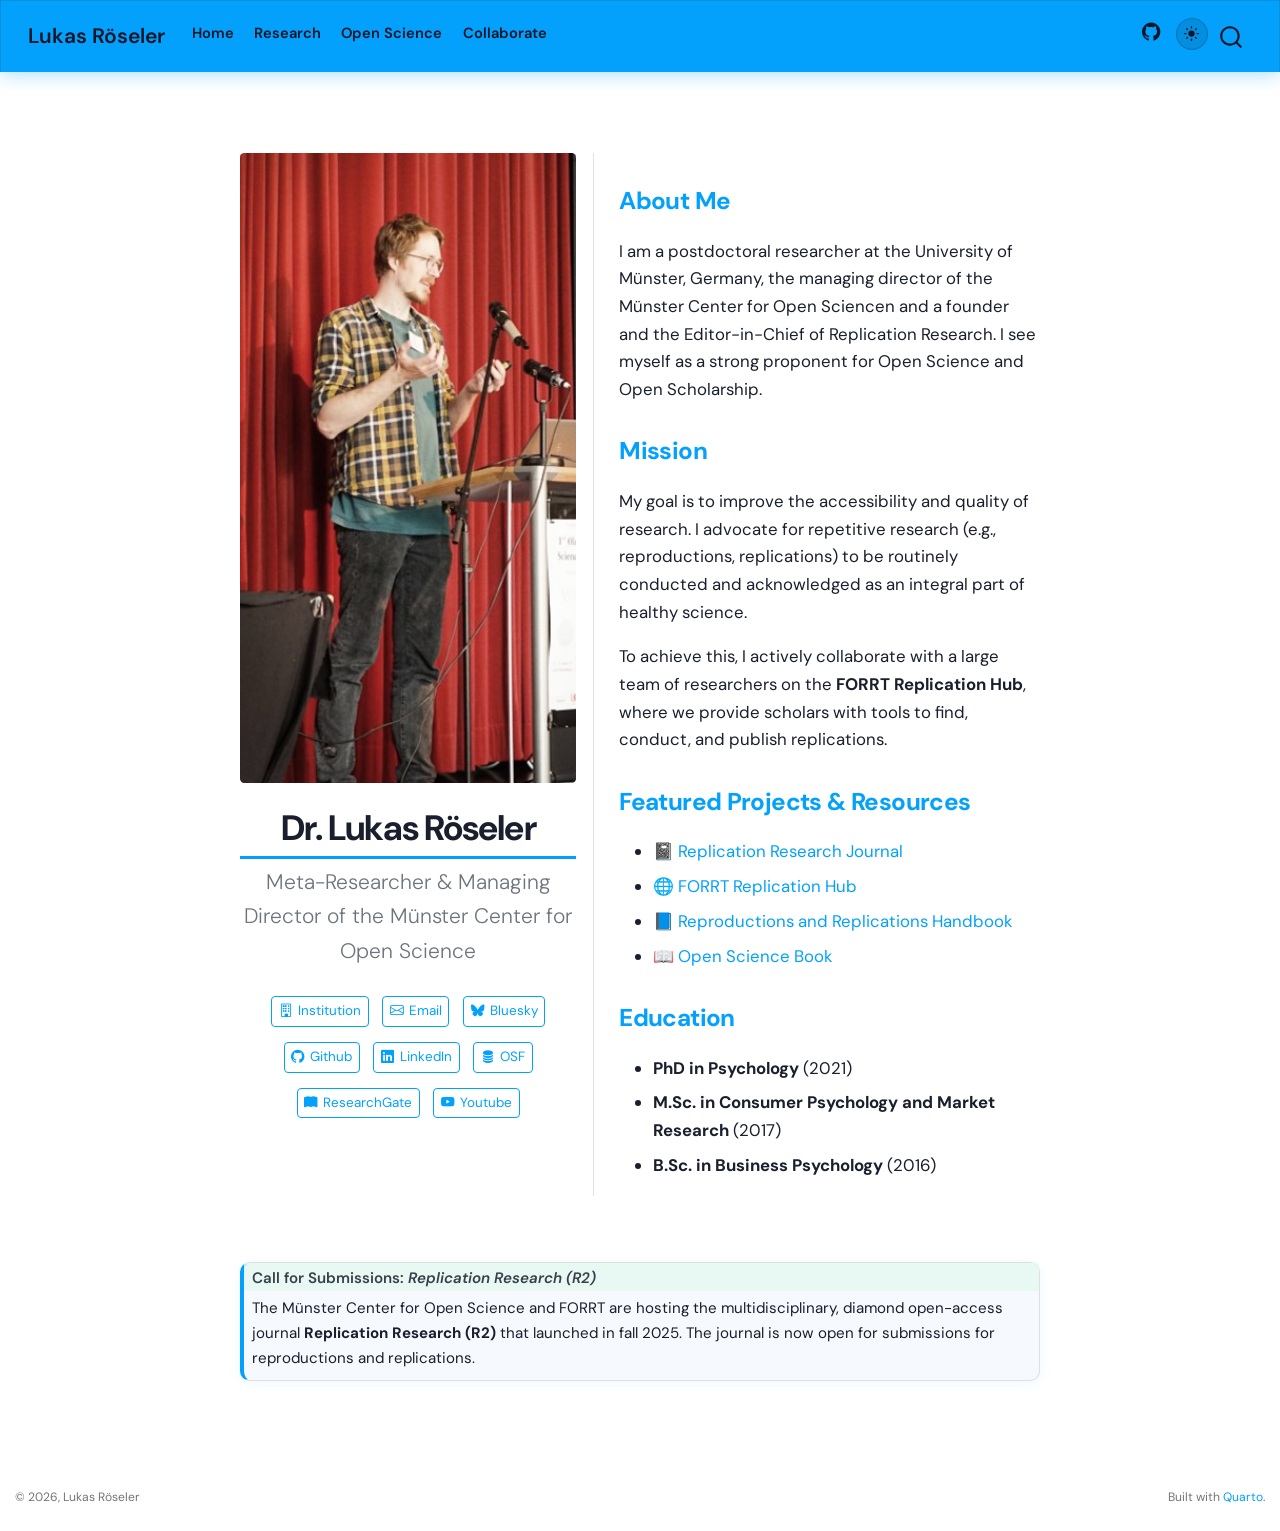
<file: index.html>
<!DOCTYPE html>
<html xmlns="http://www.w3.org/1999/xhtml" lang="en" xml:lang="en"><head>

<meta charset="utf-8">
<meta name="generator" content="quarto-1.10.19">

<meta name="viewport" content="width=device-width, initial-scale=1.0, user-scalable=yes">


<title>Dr.&nbsp;Lukas Röseler – Lukas Röseler</title>
<style>
/* Default styles provided by pandoc.
** See https://pandoc.org/MANUAL.html#variables-for-html for config info.
*/
span.smallcaps{font-variant: small-caps;}
div.columns{display: flex; gap: 1.5em;}
div.column{flex: auto;}
@media screen {
div.columns{gap: min(4vw, 1.5em);}
div.column{overflow-x: auto;}
}
div.hanging-indent{margin-left: 1.5em; text-indent: -1.5em;}
ul.task-list{list-style: none;}
ul.task-list li input[type="checkbox"] {
  width: 0.8em;
  margin: 0 0.8em 0.2em -1em; /* quarto-specific, see https://github.com/quarto-dev/quarto-cli/issues/4556 */ 
  vertical-align: middle;
}
</style>


<script src="site_libs/quarto-nav/quarto-nav.js"></script>
<script src="site_libs/quarto-nav/headroom.min.js"></script>
<script src="site_libs/clipboard/clipboard.min.js"></script>
<script src="site_libs/quarto-search/autocomplete.umd.js"></script>
<script src="site_libs/quarto-search/fuse.min.js"></script>
<script src="site_libs/quarto-search/quarto-search.js"></script>
<meta name="quarto:offset" content="./">
<link href="./favicon.ico" rel="icon">
<script src="site_libs/quarto-html/quarto.js" type="module"></script>
<script src="site_libs/quarto-html/tabsets/tabsets.js" type="module"></script>
<script src="site_libs/quarto-html/popper.min.js"></script>
<script src="site_libs/quarto-html/tippy.umd.min.js"></script>
<link href="site_libs/quarto-html/tippy.css" rel="stylesheet">
<link href="site_libs/quarto-html/quarto-syntax-highlighting-bf27225e3a48a9273f3daa8f8e829971.css" rel="stylesheet" class="quarto-color-scheme" id="quarto-text-highlighting-styles">
<link href="site_libs/quarto-html/quarto-syntax-highlighting-dark-b626d73c4c936ccc3cb08be7d45d1df6.css" rel="stylesheet" class="quarto-color-scheme quarto-color-alternate" id="quarto-text-highlighting-styles">
<link href="site_libs/quarto-html/quarto-syntax-highlighting-bf27225e3a48a9273f3daa8f8e829971.css" rel="stylesheet" class="quarto-color-scheme-extra" id="quarto-text-highlighting-styles">
<script src="site_libs/bootstrap/bootstrap.min.js"></script>
<link href="site_libs/bootstrap/bootstrap-icons.css" rel="stylesheet">
<link href="site_libs/bootstrap/bootstrap-607f10d79fe374fc803a37cb0986e041.min.css" rel="stylesheet" append-hash="true" class="quarto-color-scheme" id="quarto-bootstrap" data-mode="light">
<link href="site_libs/bootstrap/bootstrap-dark-40adf02c804d6cca1117260b0ceeb7f6.min.css" rel="stylesheet" append-hash="true" class="quarto-color-scheme quarto-color-alternate" id="quarto-bootstrap" data-mode="dark">
<link href="site_libs/bootstrap/bootstrap-607f10d79fe374fc803a37cb0986e041.min.css" rel="stylesheet" append-hash="true" class="quarto-color-scheme-extra" id="quarto-bootstrap" data-mode="light">
<script id="quarto-search-options" type="application/json">{
  "location": "navbar",
  "copy-button": false,
  "collapse-after": 3,
  "panel-placement": "end",
  "type": "overlay",
  "limit": 50,
  "keyboard-shortcut": [
    "f",
    "/",
    "s"
  ],
  "show-item-context": false,
  "language": {
    "search-no-results-text": "No results",
    "search-matching-documents-text": "matching documents",
    "search-copy-link-title": "Copy link to search",
    "search-hide-matches-text": "Hide additional matches",
    "search-more-match-text": "more match in this document",
    "search-more-matches-text": "more matches in this document",
    "search-clear-button-title": "Clear",
    "search-text-placeholder": "",
    "search-detached-cancel-button-title": "Cancel",
    "search-submit-button-title": "Submit",
    "search-label": "Search"
  }
}</script>
<!-- ═══════════════════════════════════════════════════════════
     GLOBAL DARK MODE — injected on every page via _quarto.yml
     include-in-header: _include-header.html
     ═══════════════════════════════════════════════════════════ -->
<link rel="icon" type="image/svg+xml" href="favicon.svg">
<link rel="icon" type="image/png" sizes="32x32" href="favicon-32x32.png">
<link rel="apple-touch-icon" sizes="180x180" href="favicon-256.png">
<script>
/* Restore saved theme immediately to avoid flash-of-wrong-theme */
(function(){
  var t = localStorage.getItem('lr-theme');
  if(t) document.documentElement.setAttribute('data-bs-theme', t);
})();
</script>
<script>
document.addEventListener('DOMContentLoaded', function(){
  /* Guard: only inject once even if script runs twice */
  if(document.getElementById('darkmode-toggle')) return;

  var btn = document.createElement('button');
  btn.id = 'darkmode-toggle';
  btn.title = 'Toggle light / dark mode';
  btn.setAttribute('aria-label', 'Toggle light/dark mode');

  /* Moon = shown in light mode; Sun = shown in dark mode */
  btn.innerHTML =
    '<svg class="dm-moon" viewBox="0 0 24 24" xmlns="http://www.w3.org/2000/svg">' +
      '<path d="M21 12.79A9 9 0 1 1 11.21 3 7 7 0 0 0 21 12.79z"/>' +
    '</svg>' +
    '<svg class="dm-sun" viewBox="0 0 24 24" xmlns="http://www.w3.org/2000/svg">' +
      '<circle cx="12" cy="12" r="5"/>' +
      '<line x1="12" y1="1"  x2="12" y2="3"/>' +
      '<line x1="12" y1="21" x2="12" y2="23"/>' +
      '<line x1="4.22"  y1="4.22"  x2="5.64"  y2="5.64"/>' +
      '<line x1="18.36" y1="18.36" x2="19.78" y2="19.78"/>' +
      '<line x1="1"  y1="12" x2="3"  y2="12"/>' +
      '<line x1="21" y1="12" x2="23" y2="12"/>' +
      '<line x1="4.22"  y1="19.78" x2="5.64"  y2="18.36"/>' +
      '<line x1="18.36" y1="5.64"  x2="19.78" y2="4.22"/>' +
    '</svg>';

  btn.addEventListener('click', function(){
    var isDark = document.documentElement.getAttribute('data-bs-theme') === 'dark';
    var next = isDark ? 'light' : 'dark';
    document.documentElement.setAttribute('data-bs-theme', next);
    localStorage.setItem('lr-theme', next);
  });

  /* Append to the rightmost .navbar-nav list */
  var navLists = document.querySelectorAll('.navbar-nav');
  var target = navLists[navLists.length - 1];
  if(target){
    var li = document.createElement('li');
    li.className = 'nav-item d-flex align-items-center';
    li.appendChild(btn);
    target.appendChild(li);
  }
});
</script>


</head>

<body class="nav-fixed fullcontent quarto-light"><script id="quarto-html-before-body" type="application/javascript">
    const toggleBodyColorMode = (bsSheetEl) => {
      const mode = bsSheetEl.getAttribute("data-mode");
      const bodyEl = window.document.querySelector("body");
      if (mode === "dark") {
        bodyEl.classList.add("quarto-dark");
        bodyEl.classList.remove("quarto-light");
      } else {
        bodyEl.classList.add("quarto-light");
        bodyEl.classList.remove("quarto-dark");
      }
    }
    const toggleBodyColorPrimary = () => {
      const bsSheetEl = window.document.querySelector("link#quarto-bootstrap:not([rel=disabled-stylesheet])");
      if (bsSheetEl) {
        toggleBodyColorMode(bsSheetEl);
      }
    }
    const setColorSchemeToggle = (alternate) => {
      const toggles = window.document.querySelectorAll('.quarto-color-scheme-toggle');
      for (let i=0; i < toggles.length; i++) {
        const toggle = toggles[i];
        if (toggle) {
          if (alternate) {
            toggle.classList.add("alternate");
          } else {
            toggle.classList.remove("alternate");
          }
        }
      }
    };
    const toggleColorMode = (alternate) => {
      // Switch the stylesheets
      const primaryStylesheets = window.document.querySelectorAll('link.quarto-color-scheme:not(.quarto-color-alternate)');
      const alternateStylesheets = window.document.querySelectorAll('link.quarto-color-scheme.quarto-color-alternate');
      manageTransitions('#quarto-margin-sidebar .nav-link', false);
      if (alternate) {
        // note: dark is layered on light, we don't disable primary!
        enableStylesheet(alternateStylesheets);
        for (const sheetNode of alternateStylesheets) {
          if (sheetNode.id === "quarto-bootstrap") {
            toggleBodyColorMode(sheetNode);
          }
        }
      } else {
        disableStylesheet(alternateStylesheets);
        enableStylesheet(primaryStylesheets)
        toggleBodyColorPrimary();
      }
      manageTransitions('#quarto-margin-sidebar .nav-link', true);
      // Switch the toggles
      setColorSchemeToggle(alternate)
      // Hack to workaround the fact that safari doesn't
      // properly recolor the scrollbar when toggling (#1455)
      if (navigator.userAgent.indexOf('Safari') > 0 && navigator.userAgent.indexOf('Chrome') == -1) {
        manageTransitions("body", false);
        window.scrollTo(0, 1);
        setTimeout(() => {
          window.scrollTo(0, 0);
          manageTransitions("body", true);
        }, 40);
      }
    }
    const disableStylesheet = (stylesheets) => {
      for (let i=0; i < stylesheets.length; i++) {
        const stylesheet = stylesheets[i];
        stylesheet.rel = 'disabled-stylesheet';
      }
    }
    const enableStylesheet = (stylesheets) => {
      for (let i=0; i < stylesheets.length; i++) {
        const stylesheet = stylesheets[i];
        if(stylesheet.rel !== 'stylesheet') { // for Chrome, which will still FOUC without this check
          stylesheet.rel = 'stylesheet';
        }
      }
    }
    const manageTransitions = (selector, allowTransitions) => {
      const els = window.document.querySelectorAll(selector);
      for (let i=0; i < els.length; i++) {
        const el = els[i];
        if (allowTransitions) {
          el.classList.remove('notransition');
        } else {
          el.classList.add('notransition');
        }
      }
    }
    const isFileUrl = () => {
      return window.location.protocol === 'file:';
    }
    const hasAlternateSentinel = () => {
      let styleSentinel = getColorSchemeSentinel();
      if (styleSentinel !== null) {
        return styleSentinel === "alternate";
      } else {
        return false;
      }
    }
    const setStyleSentinel = (alternate) => {
      const value = alternate ? "alternate" : "default";
      if (!isFileUrl()) {
        window.localStorage.setItem("quarto-color-scheme", value);
      } else {
        localAlternateSentinel = value;
      }
    }
    const getColorSchemeSentinel = () => {
      if (!isFileUrl()) {
        const storageValue = window.localStorage.getItem("quarto-color-scheme");
        return storageValue != null ? storageValue : localAlternateSentinel;
      } else {
        return localAlternateSentinel;
      }
    }
    const toggleGiscusIfUsed = (isAlternate, darkModeDefault) => {
      const baseTheme = document.querySelector('#giscus-base-theme')?.value ?? 'light';
      const alternateTheme = document.querySelector('#giscus-alt-theme')?.value ?? 'dark';
      let newTheme = '';
      if(authorPrefersDark) {
        newTheme = isAlternate ? baseTheme : alternateTheme;
      } else {
        newTheme = isAlternate ? alternateTheme : baseTheme;
      }
      const changeGiscusTheme = () => {
        // From: https://github.com/giscus/giscus/issues/336
        const sendMessage = (message) => {
          const iframe = document.querySelector('iframe.giscus-frame');
          if (!iframe) return;
          iframe.contentWindow.postMessage({ giscus: message }, 'https://giscus.app');
        }
        sendMessage({
          setConfig: {
            theme: newTheme
          }
        });
      }
      const isGiscussLoaded = window.document.querySelector('iframe.giscus-frame') !== null;
      if (isGiscussLoaded) {
        changeGiscusTheme();
      }
    };
    const authorPrefersDark = false;
    const darkModeDefault = authorPrefersDark;
      document.querySelector('link#quarto-text-highlighting-styles.quarto-color-scheme-extra').rel = 'disabled-stylesheet';
      document.querySelector('link#quarto-bootstrap.quarto-color-scheme-extra').rel = 'disabled-stylesheet';
    let localAlternateSentinel = darkModeDefault ? 'alternate' : 'default';
    // Dark / light mode switch
    window.quartoToggleColorScheme = () => {
      // Read the current dark / light value
      let toAlternate = !hasAlternateSentinel();
      toggleColorMode(toAlternate);
      setStyleSentinel(toAlternate);
      toggleGiscusIfUsed(toAlternate, darkModeDefault);
      window.dispatchEvent(new Event('resize'));
    };
    // Switch to dark mode if need be
    if (hasAlternateSentinel()) {
      toggleColorMode(true);
    } else {
      toggleColorMode(false);
    }
  </script>

<div id="quarto-search-results"></div>
  <header id="quarto-header" class="headroom fixed-top">
    <nav class="navbar navbar-expand-lg " data-bs-theme="dark">
      <div class="navbar-container container-fluid">
      <div class="navbar-brand-container mx-auto">
    <a class="navbar-brand" href="./index.html">
    <span class="navbar-title">Lukas Röseler</span>
    </a>
  </div>
            <div id="quarto-search" class="" title="Search"></div>
          <button class="navbar-toggler" type="button" data-bs-toggle="collapse" data-bs-target="#navbarCollapse" aria-controls="navbarCollapse" role="menu" aria-expanded="false" aria-label="Toggle navigation" onclick="if (window.quartoToggleHeadroom) { window.quartoToggleHeadroom(); }">
  <span class="navbar-toggler-icon"></span>
</button>
          <div class="collapse navbar-collapse" id="navbarCollapse">
            <ul class="navbar-nav navbar-nav-scroll me-auto">
  <li class="nav-item">
    <a class="nav-link active" href="./index.html" aria-current="page"> 
<span class="menu-text">Home</span></a>
  </li>  
  <li class="nav-item">
    <a class="nav-link" href="./research.html"> 
<span class="menu-text">Research</span></a>
  </li>  
  <li class="nav-item">
    <a class="nav-link" href="./openscience.html"> 
<span class="menu-text">Open Science</span></a>
  </li>  
  <li class="nav-item">
    <a class="nav-link" href="./collaborate.html"> 
<span class="menu-text">Collaborate</span></a>
  </li>  
</ul>
            <ul class="navbar-nav navbar-nav-scroll ms-auto">
  <li class="nav-item compact">
    <a class="nav-link" href="https://github.com/lukasroeseler"> <i class="bi bi-github" role="img" aria-label="GitHub">
</i> 
<span class="menu-text"></span></a>
  </li>  
</ul>
          </div> <!-- /navcollapse -->
            <div class="quarto-navbar-tools">
  <a href="" class="quarto-color-scheme-toggle quarto-navigation-tool  px-1" onclick="window.quartoToggleColorScheme(); return false;" title="Toggle dark mode"><i class="bi"></i></a>
</div>
      </div> <!-- /container-fluid -->
    </nav>
</header>
<!-- content -->
<div id="quarto-content" class="quarto-container page-columns page-rows-contents page-layout-article page-navbar">
<!-- sidebar -->
<!-- margin-sidebar -->
    
<!-- main -->
<main class="content" id="quarto-document-content">





<div class="quarto-about-trestles">
  <div class="about-entity">
    <img src="img/profile_osig.jpg" class="about-image
  rounded " style="width: 20em;">
<header id="title-block-header" class="quarto-title-block default">
<div class="quarto-title">
<h1 class="title">Dr.&nbsp;Lukas Röseler</h1>
<p class="subtitle lead">Meta-Researcher &amp; Managing Director of the Münster Center for Open Science</p>
</div>
<div class="quarto-title-meta">
  </div>
</header>
    <div class="about-links">
  <a href="https://www.uni-muenster.de/PsyIFP/AEBack/members/roeseler.html" class="about-link" rel="" target="">
    <i class="bi bi-building"></i>
     <span class="about-link-text">Institution</span>
  </a>
  <a href="mailto:lukas.roeseler@uni-muenster.de" class="about-link" rel="" target="">
    <i class="bi bi-envelope"></i>
     <span class="about-link-text">Email</span>
  </a>
  <a href="https://bsky.app/profile/aufdroeseler.bsky.social" class="about-link" rel="" target="">
    <i class="bi bi-bluesky"></i>
     <span class="about-link-text">Bluesky</span>
  </a>
  <a href="https://github.com/lukasroeseler" class="about-link" rel="" target="">
    <i class="bi bi-github"></i>
     <span class="about-link-text">Github</span>
  </a>
  <a href="https://www.linkedin.com/in/lukas-röseler-598720298/" class="about-link" rel="" target="">
    <i class="bi bi-linkedin"></i>
     <span class="about-link-text">LinkedIn</span>
  </a>
  <a href="https://osf.io/tqx69/" class="about-link" rel="" target="">
    <i class="bi bi-database-fill"></i>
     <span class="about-link-text">OSF</span>
  </a>
  <a href="https://www.researchgate.net/profile/Lukas-Roeseler" class="about-link" rel="" target="">
    <i class="bi bi-book-fill"></i>
     <span class="about-link-text">ResearchGate</span>
  </a>
  <a href="https://www.youtube.com/@replicationresearch" class="about-link" rel="" target="">
    <i class="bi bi-youtube"></i>
     <span class="about-link-text">Youtube</span>
  </a>
</div>
  </div>
  <div class="about-contents"><div id="me">
<section id="about-me" class="level2">
<h2 data-anchor-id="about-me">About Me</h2>
<p>I am a postdoctoral researcher at the University of Münster, Germany, the managing director of the Münster Center for Open Sciencen and a founder and the Editor-in-Chief of Replication Research. I see myself as a strong proponent for Open Science and Open Scholarship.</p>
</section>
<section id="mission" class="level2">
<h2 data-anchor-id="mission">Mission</h2>
<p>My goal is to improve the accessibility and quality of research. I advocate for repetitive research (e.g., reproductions, replications) to be routinely conducted and acknowledged as an integral part of healthy science.</p>
<p>To achieve this, I actively collaborate with a large team of researchers on the <strong>FORRT Replication Hub</strong>, where we provide scholars with tools to find, conduct, and publish replications.</p>
</section>
<section id="featured-projects-resources" class="level2">
<h2 data-anchor-id="featured-projects-resources">Featured Projects &amp; Resources</h2>
<ul>
<li>📓 <a href="https://replicationresearch.org">Replication Research Journal</a></li>
<li>🌐 <a href="https://forrt.org/replication-hub">FORRT Replication Hub</a></li>
<li>📘 <a href="https://forrt.org/replication_handbook">Reproductions and Replications Handbook</a></li>
<li>📖 <a href="https://lukasroeseler.github.io/opensciencebuch/">Open Science Book</a></li>
</ul>
</section>
<section id="education" class="level2">
<h2 data-anchor-id="education">Education</h2>
<ul>
<li><strong>PhD in Psychology</strong> (2021)</li>
<li><strong>M.Sc. in Consumer Psychology and Market Research</strong> (2017)</li>
<li><strong>B.Sc. in Business Psychology</strong> (2016)</li>
</ul>
</section>
</div></div>
</div>

<p><br></p>
<div class="callout callout-style-default callout-tip no-icon callout-titled">
<div class="callout-header d-flex align-content-center">
<div class="callout-icon-container">
<i class="callout-icon no-icon"></i>
</div>
<div class="callout-title-container flex-fill">
<span class="screen-reader-only">Tip</span>Call for Submissions: <em>Replication Research (R2)</em>
</div>
</div>
<div class="callout-body-container callout-body">
<p>The Münster Center for Open Science and FORRT are hosting the multidisciplinary, diamond open-access journal <strong>Replication Research (R2)</strong> that launched in fall 2025. The journal is now open for submissions for reproductions and replications.</p>
</div>
</div>




</main> <!-- /main -->
<script id="quarto-html-after-body" type="application/javascript">
  window.document.addEventListener("DOMContentLoaded", function (event) {
    // Ensure there is a toggle, if there isn't float one in the top right
    if (window.document.querySelector('.quarto-color-scheme-toggle') === null) {
      const a = window.document.createElement('a');
      a.classList.add('top-right');
      a.classList.add('quarto-color-scheme-toggle');
      a.href = "";
      a.onclick = function() { try { window.quartoToggleColorScheme(); } catch {} return false; };
      const i = window.document.createElement("i");
      i.classList.add('bi');
      a.appendChild(i);
      window.document.body.appendChild(a);
    }
    setColorSchemeToggle(hasAlternateSentinel())
    const isCodeAnnotation = (el) => {
      for (const clz of el.classList) {
        if (clz.startsWith('code-annotation-')) {                     
          return true;
        }
      }
      return false;
    }
    const onCopySuccess = function(e) {
      // button target
      const button = e.trigger;
      // don't keep focus
      button.blur();
      // flash "checked"
      button.classList.add('code-copy-button-checked');
      var currentTitle = button.getAttribute("title");
      button.setAttribute("title", "Copied!");
      let tooltip;
      if (window.bootstrap) {
        button.setAttribute("data-bs-toggle", "tooltip");
        button.setAttribute("data-bs-placement", "left");
        button.setAttribute("data-bs-title", "Copied!");
        tooltip = new bootstrap.Tooltip(button, 
          { trigger: "manual", 
            customClass: "code-copy-button-tooltip",
            offset: [0, -8]});
        tooltip.show();    
      }
      setTimeout(function() {
        if (tooltip) {
          tooltip.hide();
          button.removeAttribute("data-bs-title");
          button.removeAttribute("data-bs-toggle");
          button.removeAttribute("data-bs-placement");
        }
        button.setAttribute("title", currentTitle);
        button.classList.remove('code-copy-button-checked');
      }, 1000);
      // clear code selection
      e.clearSelection();
    }
    const getTextToCopy = function(trigger) {
      const outerScaffold = trigger.parentElement.cloneNode(true);
      const codeEl = outerScaffold.querySelector('code');
      for (const childEl of codeEl.children) {
        if (isCodeAnnotation(childEl)) {
          childEl.remove();
        }
      }
      return codeEl.innerText;
    }
    const clipboard = new window.ClipboardJS('.code-copy-button:not([data-in-quarto-modal])', {
      text: getTextToCopy
    });
    clipboard.on('success', onCopySuccess);
    if (window.document.getElementById('quarto-embedded-source-code-modal')) {
      const clipboardModal = new window.ClipboardJS('.code-copy-button[data-in-quarto-modal]', {
        text: getTextToCopy,
        container: window.document.getElementById('quarto-embedded-source-code-modal')
      });
      clipboardModal.on('success', onCopySuccess);
    }
      var localhostRegex = new RegExp(/^(?:http|https):\/\/localhost\:?[0-9]*\//);
      var mailtoRegex = new RegExp(/^mailto:/);
        var filterRegex = new RegExp("https:\/\/LukasRoeseler\.github\.io\/home\/");
      var isInternal = (href) => {
          return filterRegex.test(href) || localhostRegex.test(href) || mailtoRegex.test(href);
      }
      // Inspect non-navigation links and adorn them if external
     var links = window.document.querySelectorAll('a[href]:not(.nav-link):not(.navbar-brand):not(.toc-action):not(.sidebar-link):not(.sidebar-item-toggle):not(.pagination-link):not(.no-external):not([aria-hidden]):not(.dropdown-item):not(.quarto-navigation-tool):not(.about-link)');
      for (var i=0; i<links.length; i++) {
        const link = links[i];
        if (!isInternal(link.href)) {
          // undo the damage that might have been done by quarto-nav.js in the case of
          // links that we want to consider external
          if (link.dataset.originalHref !== undefined) {
            link.href = link.dataset.originalHref;
          }
        }
      }
    function tippyHover(el, contentFn, onTriggerFn, onUntriggerFn) {
      const config = {
        allowHTML: true,
        maxWidth: 500,
        delay: 100,
        arrow: false,
        appendTo: function(el) {
            return el.parentElement;
        },
        interactive: true,
        interactiveBorder: 10,
        theme: 'quarto',
        placement: 'bottom-start',
      };
      if (contentFn) {
        config.content = contentFn;
      }
      if (onTriggerFn) {
        config.onTrigger = onTriggerFn;
      }
      if (onUntriggerFn) {
        config.onUntrigger = onUntriggerFn;
      }
      window.tippy(el, config); 
    }
    const noterefs = window.document.querySelectorAll('a[role="doc-noteref"]');
    for (var i=0; i<noterefs.length; i++) {
      const ref = noterefs[i];
      tippyHover(ref, function() {
        // use id or data attribute instead here
        let href = ref.getAttribute('data-footnote-href') || ref.getAttribute('href');
        try { href = new URL(href).hash; } catch {}
        const id = href.replace(/^#\/?/, "");
        const note = window.document.getElementById(id);
        if (note) {
          return note.innerHTML;
        } else {
          return "";
        }
      });
    }
    const xrefs = window.document.querySelectorAll('a.quarto-xref');
    const processXRef = (id, note) => {
      // Strip column container classes
      const stripColumnClz = (el) => {
        el.classList.remove("page-full", "page-columns");
        if (el.children) {
          for (const child of el.children) {
            stripColumnClz(child);
          }
        }
      }
      stripColumnClz(note)
      if (id === null || id.startsWith('sec-')) {
        // Special case sections, only their first couple elements
        const container = document.createElement("div");
        if (note.children && note.children.length > 2) {
          container.appendChild(note.children[0].cloneNode(true));
          for (let i = 1; i < note.children.length; i++) {
            const child = note.children[i];
            if (child.tagName === "P" && child.innerText === "") {
              continue;
            } else {
              container.appendChild(child.cloneNode(true));
              break;
            }
          }
          if (window.Quarto?.typesetMath) {
            window.Quarto.typesetMath(container);
          }
          return container.innerHTML
        } else {
          if (window.Quarto?.typesetMath) {
            window.Quarto.typesetMath(note);
          }
          return note.innerHTML;
        }
      } else {
        // Remove any anchor links if they are present
        const anchorLink = note.querySelector('a.anchorjs-link');
        if (anchorLink) {
          anchorLink.remove();
        }
        if (window.Quarto?.typesetMath) {
          window.Quarto.typesetMath(note);
        }
        if (note.classList.contains("callout")) {
          return note.outerHTML;
        } else {
          return note.innerHTML;
        }
      }
    }
    for (var i=0; i<xrefs.length; i++) {
      const xref = xrefs[i];
      tippyHover(xref, undefined, function(instance) {
        instance.disable();
        let url = xref.getAttribute('href');
        let hash = undefined; 
        if (url.startsWith('#')) {
          hash = url;
        } else {
          try { hash = new URL(url).hash; } catch {}
        }
        if (hash) {
          const id = hash.replace(/^#\/?/, "");
          const note = window.document.getElementById(id);
          if (note !== null) {
            try {
              const html = processXRef(id, note.cloneNode(true));
              instance.setContent(html);
            } finally {
              instance.enable();
              instance.show();
            }
          } else {
            // See if we can fetch this
            fetch(url.split('#')[0])
            .then(res => res.text())
            .then(html => {
              const parser = new DOMParser();
              const htmlDoc = parser.parseFromString(html, "text/html");
              const note = htmlDoc.getElementById(id);
              if (note !== null) {
                const html = processXRef(id, note);
                instance.setContent(html);
              } 
            }).finally(() => {
              instance.enable();
              instance.show();
            });
          }
        } else {
          // See if we can fetch a full url (with no hash to target)
          // This is a special case and we should probably do some content thinning / targeting
          fetch(url)
          .then(res => res.text())
          .then(html => {
            const parser = new DOMParser();
            const htmlDoc = parser.parseFromString(html, "text/html");
            const note = htmlDoc.querySelector('main.content');
            if (note !== null) {
              // This should only happen for chapter cross references
              // (since there is no id in the URL)
              // remove the first header
              if (note.children.length > 0 && note.children[0].tagName === "HEADER") {
                note.children[0].remove();
              }
              const html = processXRef(null, note);
              instance.setContent(html);
            } 
          }).finally(() => {
            instance.enable();
            instance.show();
          });
        }
      }, function(instance) {
      });
    }
        let selectedAnnoteEl;
        const selectorForAnnotation = ( cell, annotation) => {
          let cellAttr = 'data-code-cell="' + cell + '"';
          let lineAttr = 'data-code-annotation="' +  annotation + '"';
          const selector = 'span[' + cellAttr + '][' + lineAttr + ']';
          return selector;
        }
        const selectCodeLines = (annoteEl) => {
          const doc = window.document;
          const targetCell = annoteEl.getAttribute("data-target-cell");
          const targetAnnotation = annoteEl.getAttribute("data-target-annotation");
          const annoteSpan = window.document.querySelector(selectorForAnnotation(targetCell, targetAnnotation));
          const lines = annoteSpan.getAttribute("data-code-lines").split(",");
          const lineIds = lines.map((line) => {
            return targetCell + "-" + line;
          })
          let top = null;
          let height = null;
          let parent = null;
          if (lineIds.length > 0) {
              //compute the position of the single el (top and bottom and make a div)
              const el = window.document.getElementById(lineIds[0]);
              top = el.offsetTop;
              height = el.offsetHeight;
              parent = el.parentElement.parentElement;
            if (lineIds.length > 1) {
              const lastEl = window.document.getElementById(lineIds[lineIds.length - 1]);
              const bottom = lastEl.offsetTop + lastEl.offsetHeight;
              height = bottom - top;
            }
            if (top !== null && height !== null && parent !== null) {
              // cook up a div (if necessary) and position it 
              let div = window.document.getElementById("code-annotation-line-highlight");
              if (div === null) {
                div = window.document.createElement("div");
                div.setAttribute("id", "code-annotation-line-highlight");
                div.style.position = 'absolute';
                parent.appendChild(div);
              }
              div.style.top = top - 2 + "px";
              div.style.height = height + 4 + "px";
              div.style.left = 0;
              let gutterDiv = window.document.getElementById("code-annotation-line-highlight-gutter");
              if (gutterDiv === null) {
                gutterDiv = window.document.createElement("div");
                gutterDiv.setAttribute("id", "code-annotation-line-highlight-gutter");
                gutterDiv.style.position = 'absolute';
                const codeCell = window.document.getElementById(targetCell);
                const gutter = codeCell.querySelector('.code-annotation-gutter');
                gutter.appendChild(gutterDiv);
              }
              gutterDiv.style.top = top - 2 + "px";
              gutterDiv.style.height = height + 4 + "px";
            }
            selectedAnnoteEl = annoteEl;
          }
        };
        const unselectCodeLines = () => {
          const elementsIds = ["code-annotation-line-highlight", "code-annotation-line-highlight-gutter"];
          elementsIds.forEach((elId) => {
            const div = window.document.getElementById(elId);
            if (div) {
              div.remove();
            }
          });
          selectedAnnoteEl = undefined;
        };
          // Handle positioning of the toggle
      window.addEventListener(
        "resize",
        throttle(() => {
          elRect = undefined;
          if (selectedAnnoteEl) {
            selectCodeLines(selectedAnnoteEl);
          }
        }, 10)
      );
      function throttle(fn, ms) {
      let throttle = false;
      let timer;
        return (...args) => {
          if(!throttle) { // first call gets through
              fn.apply(this, args);
              throttle = true;
          } else { // all the others get throttled
              if(timer) clearTimeout(timer); // cancel #2
              timer = setTimeout(() => {
                fn.apply(this, args);
                timer = throttle = false;
              }, ms);
          }
        };
      }
        // Attach click handler to the DT
        const annoteDls = window.document.querySelectorAll('dt[data-target-cell]');
        for (const annoteDlNode of annoteDls) {
          annoteDlNode.addEventListener('click', (event) => {
            const clickedEl = event.target;
            if (clickedEl !== selectedAnnoteEl) {
              unselectCodeLines();
              const activeEl = window.document.querySelector('dt[data-target-cell].code-annotation-active');
              if (activeEl) {
                activeEl.classList.remove('code-annotation-active');
              }
              selectCodeLines(clickedEl);
              clickedEl.classList.add('code-annotation-active');
            } else {
              // Unselect the line
              unselectCodeLines();
              clickedEl.classList.remove('code-annotation-active');
            }
          });
        }
    const findCites = (el) => {
      const parentEl = el.parentElement;
      if (parentEl) {
        const cites = parentEl.dataset.cites;
        if (cites) {
          return {
            el,
            cites: cites.split(' ')
          };
        } else {
          return findCites(el.parentElement)
        }
      } else {
        return undefined;
      }
    };
    var bibliorefs = window.document.querySelectorAll('a[role="doc-biblioref"]');
    for (var i=0; i<bibliorefs.length; i++) {
      const ref = bibliorefs[i];
      const citeInfo = findCites(ref);
      if (citeInfo) {
        tippyHover(citeInfo.el, function() {
          var popup = window.document.createElement('div');
          citeInfo.cites.forEach(function(cite) {
            var citeDiv = window.document.createElement('div');
            citeDiv.classList.add('hanging-indent');
            citeDiv.classList.add('csl-entry');
            var biblioDiv = window.document.getElementById('ref-' + cite);
            if (biblioDiv) {
              citeDiv.innerHTML = biblioDiv.innerHTML;
            }
            popup.appendChild(citeDiv);
          });
          return popup.innerHTML;
        });
      }
    }
  });
  </script>
</div> <!-- /content -->
<footer class="footer">
  <div class="nav-footer">
    <div class="nav-footer-left">
<p>© 2026, Lukas Röseler</p>
</div>   
    <div class="nav-footer-center">
      &nbsp;
    </div>
    <div class="nav-footer-right">
<p>Built with <a href="https://quarto.org/">Quarto</a>.</p>
</div>
  </div>
</footer>




</body></html>
</file>
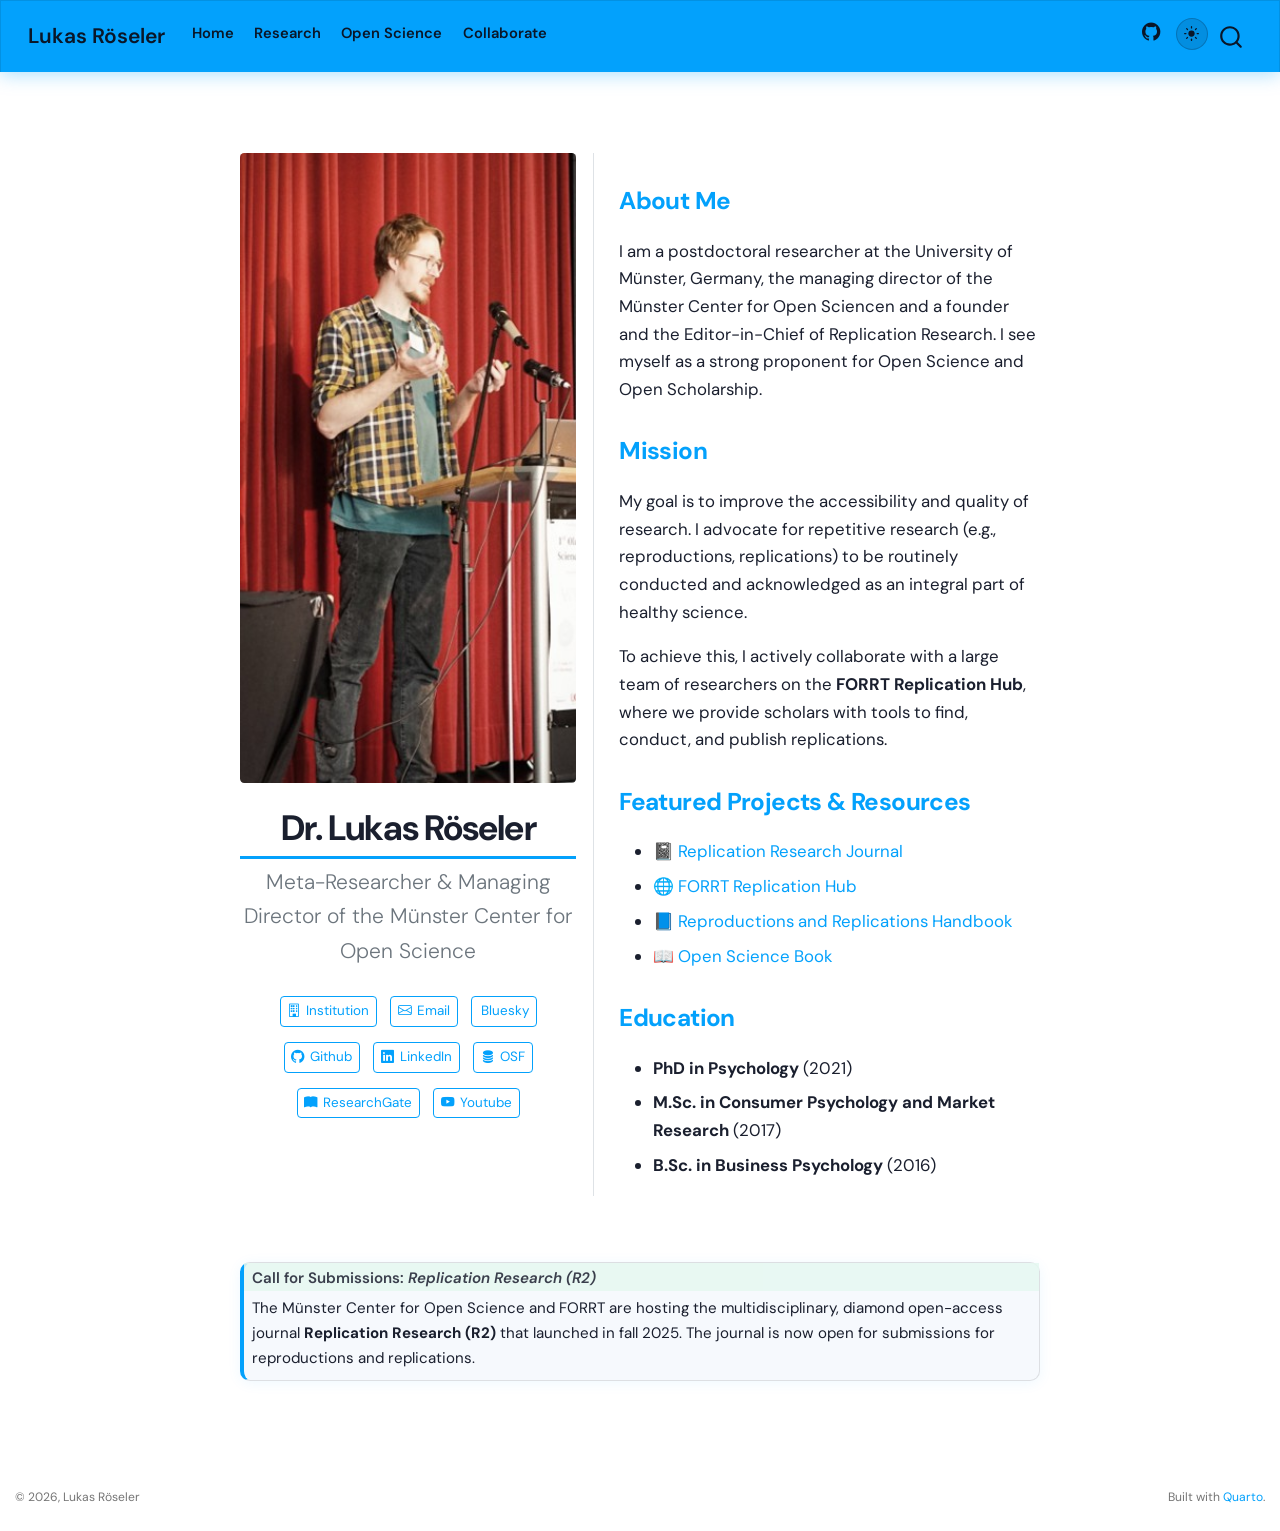
<file: docs/index.html>
<!DOCTYPE html>
<html xmlns="http://www.w3.org/1999/xhtml" lang="en" xml:lang="en"><head>

<meta charset="utf-8">
<meta name="generator" content="quarto-1.5.53">

<meta name="viewport" content="width=device-width, initial-scale=1.0, user-scalable=yes">


<title>Dr.&nbsp;Lukas Röseler – Lukas Röseler</title>
<style>
code{white-space: pre-wrap;}
span.smallcaps{font-variant: small-caps;}
div.columns{display: flex; gap: min(4vw, 1.5em);}
div.column{flex: auto; overflow-x: auto;}
div.hanging-indent{margin-left: 1.5em; text-indent: -1.5em;}
ul.task-list{list-style: none;}
ul.task-list li input[type="checkbox"] {
  width: 0.8em;
  margin: 0 0.8em 0.2em -1em; /* quarto-specific, see https://github.com/quarto-dev/quarto-cli/issues/4556 */ 
  vertical-align: middle;
}
</style>


<script src="site_libs/quarto-nav/quarto-nav.js"></script>
<script src="site_libs/quarto-nav/headroom.min.js"></script>
<script src="site_libs/clipboard/clipboard.min.js"></script>
<script src="site_libs/quarto-search/autocomplete.umd.js"></script>
<script src="site_libs/quarto-search/fuse.min.js"></script>
<script src="site_libs/quarto-search/quarto-search.js"></script>
<meta name="quarto:offset" content="./">
<link href="./favicon.ico" rel="icon">
<script src="site_libs/quarto-html/quarto.js"></script>
<script src="site_libs/quarto-html/popper.min.js"></script>
<script src="site_libs/quarto-html/tippy.umd.min.js"></script>
<link href="site_libs/quarto-html/tippy.css" rel="stylesheet">
<link href="site_libs/quarto-html/quarto-syntax-highlighting.css" rel="stylesheet" class="quarto-color-scheme" id="quarto-text-highlighting-styles">
<link href="site_libs/quarto-html/quarto-syntax-highlighting-dark.css" rel="prefetch" class="quarto-color-scheme quarto-color-alternate" id="quarto-text-highlighting-styles">
<script src="site_libs/bootstrap/bootstrap.min.js"></script>
<link href="site_libs/bootstrap/bootstrap-icons.css" rel="stylesheet">
<link href="site_libs/bootstrap/bootstrap.min.css" rel="stylesheet" class="quarto-color-scheme" id="quarto-bootstrap" data-mode="light">
<link href="site_libs/bootstrap/bootstrap-dark.min.css" rel="prefetch" class="quarto-color-scheme quarto-color-alternate" id="quarto-bootstrap" data-mode="dark">
<script id="quarto-search-options" type="application/json">{
  "location": "navbar",
  "copy-button": false,
  "collapse-after": 3,
  "panel-placement": "end",
  "type": "overlay",
  "limit": 50,
  "keyboard-shortcut": [
    "f",
    "/",
    "s"
  ],
  "show-item-context": false,
  "language": {
    "search-no-results-text": "No results",
    "search-matching-documents-text": "matching documents",
    "search-copy-link-title": "Copy link to search",
    "search-hide-matches-text": "Hide additional matches",
    "search-more-match-text": "more match in this document",
    "search-more-matches-text": "more matches in this document",
    "search-clear-button-title": "Clear",
    "search-text-placeholder": "",
    "search-detached-cancel-button-title": "Cancel",
    "search-submit-button-title": "Submit",
    "search-label": "Search"
  }
}</script>
<!-- ═══════════════════════════════════════════════════════════
     GLOBAL DARK MODE — injected on every page via _quarto.yml
     include-in-header: _include-header.html
     ═══════════════════════════════════════════════════════════ -->
<link rel="icon" type="image/svg+xml" href="favicon.svg">
<link rel="icon" type="image/png" sizes="32x32" href="favicon-32x32.png">
<link rel="apple-touch-icon" sizes="180x180" href="favicon-256.png">
<script>
/* Restore saved theme immediately to avoid flash-of-wrong-theme */
(function(){
  var t = localStorage.getItem('lr-theme');
  if(t) document.documentElement.setAttribute('data-bs-theme', t);
})();
</script>
<script>
document.addEventListener('DOMContentLoaded', function(){
  /* Guard: only inject once even if script runs twice */
  if(document.getElementById('darkmode-toggle')) return;

  var btn = document.createElement('button');
  btn.id = 'darkmode-toggle';
  btn.title = 'Toggle light / dark mode';
  btn.setAttribute('aria-label', 'Toggle light/dark mode');

  /* Moon = shown in light mode; Sun = shown in dark mode */
  btn.innerHTML =
    '<svg class="dm-moon" viewBox="0 0 24 24" xmlns="http://www.w3.org/2000/svg">' +
      '<path d="M21 12.79A9 9 0 1 1 11.21 3 7 7 0 0 0 21 12.79z"/>' +
    '</svg>' +
    '<svg class="dm-sun" viewBox="0 0 24 24" xmlns="http://www.w3.org/2000/svg">' +
      '<circle cx="12" cy="12" r="5"/>' +
      '<line x1="12" y1="1"  x2="12" y2="3"/>' +
      '<line x1="12" y1="21" x2="12" y2="23"/>' +
      '<line x1="4.22"  y1="4.22"  x2="5.64"  y2="5.64"/>' +
      '<line x1="18.36" y1="18.36" x2="19.78" y2="19.78"/>' +
      '<line x1="1"  y1="12" x2="3"  y2="12"/>' +
      '<line x1="21" y1="12" x2="23" y2="12"/>' +
      '<line x1="4.22"  y1="19.78" x2="5.64"  y2="18.36"/>' +
      '<line x1="18.36" y1="5.64"  x2="19.78" y2="4.22"/>' +
    '</svg>';

  btn.addEventListener('click', function(){
    var isDark = document.documentElement.getAttribute('data-bs-theme') === 'dark';
    var next = isDark ? 'light' : 'dark';
    document.documentElement.setAttribute('data-bs-theme', next);
    localStorage.setItem('lr-theme', next);
  });

  /* Append to the rightmost .navbar-nav list */
  var navLists = document.querySelectorAll('.navbar-nav');
  var target = navLists[navLists.length - 1];
  if(target){
    var li = document.createElement('li');
    li.className = 'nav-item d-flex align-items-center';
    li.appendChild(btn);
    target.appendChild(li);
  }
});
</script>


</head>

<body class="nav-fixed fullcontent">

<div id="quarto-search-results"></div>
  <header id="quarto-header" class="headroom fixed-top">
    <nav class="navbar navbar-expand-lg " data-bs-theme="dark">
      <div class="navbar-container container-fluid">
      <div class="navbar-brand-container mx-auto">
    <a class="navbar-brand" href="./index.html">
    <span class="navbar-title">Lukas Röseler</span>
    </a>
  </div>
            <div id="quarto-search" class="" title="Search"></div>
          <button class="navbar-toggler" type="button" data-bs-toggle="collapse" data-bs-target="#navbarCollapse" aria-controls="navbarCollapse" role="menu" aria-expanded="false" aria-label="Toggle navigation" onclick="if (window.quartoToggleHeadroom) { window.quartoToggleHeadroom(); }">
  <span class="navbar-toggler-icon"></span>
</button>
          <div class="collapse navbar-collapse" id="navbarCollapse">
            <ul class="navbar-nav navbar-nav-scroll me-auto">
  <li class="nav-item">
    <a class="nav-link active" href="./index.html" aria-current="page"> 
<span class="menu-text">Home</span></a>
  </li>  
  <li class="nav-item">
    <a class="nav-link" href="./research.html"> 
<span class="menu-text">Research</span></a>
  </li>  
  <li class="nav-item">
    <a class="nav-link" href="./openscience.html"> 
<span class="menu-text">Open Science</span></a>
  </li>  
  <li class="nav-item">
    <a class="nav-link" href="./collaborate.html"> 
<span class="menu-text">Collaborate</span></a>
  </li>  
</ul>
            <ul class="navbar-nav navbar-nav-scroll ms-auto">
  <li class="nav-item compact">
    <a class="nav-link" href="https://github.com/lukasroeseler"> <i class="bi bi-github" role="img" aria-label="GitHub">
</i> 
<span class="menu-text"></span></a>
  </li>  
</ul>
          </div> <!-- /navcollapse -->
            <div class="quarto-navbar-tools">
  <a href="" class="quarto-color-scheme-toggle quarto-navigation-tool  px-1" onclick="window.quartoToggleColorScheme(); return false;" title="Toggle dark mode"><i class="bi"></i></a>
</div>
      </div> <!-- /container-fluid -->
    </nav>
</header>
<!-- content -->
<div id="quarto-content" class="quarto-container page-columns page-rows-contents page-layout-article page-navbar">
<!-- sidebar -->
<!-- margin-sidebar -->
    
<!-- main -->
<main class="content" id="quarto-document-content">




<div class="quarto-about-trestles">
  <div class="about-entity">
    <img src="img/profile_osig.jpg" class="about-image
  rounded " style="width: 20em;">
<header id="title-block-header" class="quarto-title-block default">
<div class="quarto-title">
<h1 class="title">Dr.&nbsp;Lukas Röseler</h1>
<p class="subtitle lead">Meta-Researcher &amp; Managing Director of the Münster Center for Open Science</p>
</div>
<div class="quarto-title-meta">
  </div>
</header>
    <div class="about-links">
  <a href="https://www.uni-muenster.de/PsyIFP/AEBack/members/roeseler.html" class="about-link" rel="" target="">
    <i class="bi bi-building"></i>
     <span class="about-link-text">Institution</span>
  </a>
  <a href="mailto:lukas.roeseler@uni-muenster.de" class="about-link" rel="" target="">
    <i class="bi bi-envelope"></i>
     <span class="about-link-text">Email</span>
  </a>
  <a href="https://bsky.app/profile/aufdroeseler.bsky.social" class="about-link" rel="" target="">
    <i class="bi bi-bluesky"></i>
     <span class="about-link-text">Bluesky</span>
  </a>
  <a href="https://github.com/lukasroeseler" class="about-link" rel="" target="">
    <i class="bi bi-github"></i>
     <span class="about-link-text">Github</span>
  </a>
  <a href="https://www.linkedin.com/in/lukas-röseler-598720298/" class="about-link" rel="" target="">
    <i class="bi bi-linkedin"></i>
     <span class="about-link-text">LinkedIn</span>
  </a>
  <a href="https://osf.io/tqx69/" class="about-link" rel="" target="">
    <i class="bi bi-database-fill"></i>
     <span class="about-link-text">OSF</span>
  </a>
  <a href="https://www.researchgate.net/profile/Lukas-Roeseler" class="about-link" rel="" target="">
    <i class="bi bi-book-fill"></i>
     <span class="about-link-text">ResearchGate</span>
  </a>
  <a href="https://www.youtube.com/@replicationresearch" class="about-link" rel="" target="">
    <i class="bi bi-youtube"></i>
     <span class="about-link-text">Youtube</span>
  </a>
</div>
  </div>
  <div class="about-contents"><div id="me">
<section id="about-me" class="level2">
<h2 data-anchor-id="about-me">About Me</h2>
<p>I am a postdoctoral researcher at the University of Münster, Germany, the managing director of the Münster Center for Open Sciencen and a founder and the Editor-in-Chief of Replication Research. I see myself as a strong proponent for Open Science and Open Scholarship.</p>
</section>
<section id="mission" class="level2">
<h2 data-anchor-id="mission">Mission</h2>
<p>My goal is to improve the accessibility and quality of research. I advocate for repetitive research (e.g., reproductions, replications) to be routinely conducted and acknowledged as an integral part of healthy science.</p>
<p>To achieve this, I actively collaborate with a large team of researchers on the <strong>FORRT Replication Hub</strong>, where we provide scholars with tools to find, conduct, and publish replications.</p>
</section>
<section id="featured-projects-resources" class="level2">
<h2 data-anchor-id="featured-projects-resources">Featured Projects &amp; Resources</h2>
<ul>
<li>📓 <a href="https://replicationresearch.org">Replication Research Journal</a></li>
<li>🌐 <a href="https://forrt.org/replication-hub">FORRT Replication Hub</a></li>
<li>📘 <a href="https://forrt.org/replication_handbook">Reproductions and Replications Handbook</a></li>
<li>📖 <a href="https://lukasroeseler.github.io/opensciencebuch/">Open Science Book</a></li>
</ul>
</section>
<section id="education" class="level2">
<h2 data-anchor-id="education">Education</h2>
<ul>
<li><strong>PhD in Psychology</strong> (2021)</li>
<li><strong>M.Sc. in Consumer Psychology and Market Research</strong> (2017)</li>
<li><strong>B.Sc. in Business Psychology</strong> (2016)</li>
</ul>
</section>
</div></div>
</div>

<p><br></p>
<div class="callout callout-style-default callout-tip no-icon callout-titled">
<div class="callout-header d-flex align-content-center">
<div class="callout-icon-container">
<i class="callout-icon no-icon"></i>
</div>
<div class="callout-title-container flex-fill">
Call for Submissions: <em>Replication Research (R2)</em>
</div>
</div>
<div class="callout-body-container callout-body">
<p>The Münster Center for Open Science and FORRT are hosting the multidisciplinary, diamond open-access journal <strong>Replication Research (R2)</strong> that launched in fall 2025. The journal is now open for submissions for reproductions and replications.</p>
</div>
</div>




</main> <!-- /main -->
<script id="quarto-html-after-body" type="application/javascript">
window.document.addEventListener("DOMContentLoaded", function (event) {
  const toggleBodyColorMode = (bsSheetEl) => {
    const mode = bsSheetEl.getAttribute("data-mode");
    const bodyEl = window.document.querySelector("body");
    if (mode === "dark") {
      bodyEl.classList.add("quarto-dark");
      bodyEl.classList.remove("quarto-light");
    } else {
      bodyEl.classList.add("quarto-light");
      bodyEl.classList.remove("quarto-dark");
    }
  }
  const toggleBodyColorPrimary = () => {
    const bsSheetEl = window.document.querySelector("link#quarto-bootstrap");
    if (bsSheetEl) {
      toggleBodyColorMode(bsSheetEl);
    }
  }
  toggleBodyColorPrimary();  
  const disableStylesheet = (stylesheets) => {
    for (let i=0; i < stylesheets.length; i++) {
      const stylesheet = stylesheets[i];
      stylesheet.rel = 'prefetch';
    }
  }
  const enableStylesheet = (stylesheets) => {
    for (let i=0; i < stylesheets.length; i++) {
      const stylesheet = stylesheets[i];
      stylesheet.rel = 'stylesheet';
    }
  }
  const manageTransitions = (selector, allowTransitions) => {
    const els = window.document.querySelectorAll(selector);
    for (let i=0; i < els.length; i++) {
      const el = els[i];
      if (allowTransitions) {
        el.classList.remove('notransition');
      } else {
        el.classList.add('notransition');
      }
    }
  }
  const toggleGiscusIfUsed = (isAlternate, darkModeDefault) => {
    const baseTheme = document.querySelector('#giscus-base-theme')?.value ?? 'light';
    const alternateTheme = document.querySelector('#giscus-alt-theme')?.value ?? 'dark';
    let newTheme = '';
    if(darkModeDefault) {
      newTheme = isAlternate ? baseTheme : alternateTheme;
    } else {
      newTheme = isAlternate ? alternateTheme : baseTheme;
    }
    const changeGiscusTheme = () => {
      // From: https://github.com/giscus/giscus/issues/336
      const sendMessage = (message) => {
        const iframe = document.querySelector('iframe.giscus-frame');
        if (!iframe) return;
        iframe.contentWindow.postMessage({ giscus: message }, 'https://giscus.app');
      }
      sendMessage({
        setConfig: {
          theme: newTheme
        }
      });
    }
    const isGiscussLoaded = window.document.querySelector('iframe.giscus-frame') !== null;
    if (isGiscussLoaded) {
      changeGiscusTheme();
    }
  }
  const toggleColorMode = (alternate) => {
    // Switch the stylesheets
    const alternateStylesheets = window.document.querySelectorAll('link.quarto-color-scheme.quarto-color-alternate');
    manageTransitions('#quarto-margin-sidebar .nav-link', false);
    if (alternate) {
      enableStylesheet(alternateStylesheets);
      for (const sheetNode of alternateStylesheets) {
        if (sheetNode.id === "quarto-bootstrap") {
          toggleBodyColorMode(sheetNode);
        }
      }
    } else {
      disableStylesheet(alternateStylesheets);
      toggleBodyColorPrimary();
    }
    manageTransitions('#quarto-margin-sidebar .nav-link', true);
    // Switch the toggles
    const toggles = window.document.querySelectorAll('.quarto-color-scheme-toggle');
    for (let i=0; i < toggles.length; i++) {
      const toggle = toggles[i];
      if (toggle) {
        if (alternate) {
          toggle.classList.add("alternate");     
        } else {
          toggle.classList.remove("alternate");
        }
      }
    }
    // Hack to workaround the fact that safari doesn't
    // properly recolor the scrollbar when toggling (#1455)
    if (navigator.userAgent.indexOf('Safari') > 0 && navigator.userAgent.indexOf('Chrome') == -1) {
      manageTransitions("body", false);
      window.scrollTo(0, 1);
      setTimeout(() => {
        window.scrollTo(0, 0);
        manageTransitions("body", true);
      }, 40);  
    }
  }
  const isFileUrl = () => { 
    return window.location.protocol === 'file:';
  }
  const hasAlternateSentinel = () => {  
    let styleSentinel = getColorSchemeSentinel();
    if (styleSentinel !== null) {
      return styleSentinel === "alternate";
    } else {
      return false;
    }
  }
  const setStyleSentinel = (alternate) => {
    const value = alternate ? "alternate" : "default";
    if (!isFileUrl()) {
      window.localStorage.setItem("quarto-color-scheme", value);
    } else {
      localAlternateSentinel = value;
    }
  }
  const getColorSchemeSentinel = () => {
    if (!isFileUrl()) {
      const storageValue = window.localStorage.getItem("quarto-color-scheme");
      return storageValue != null ? storageValue : localAlternateSentinel;
    } else {
      return localAlternateSentinel;
    }
  }
  const darkModeDefault = false;
  let localAlternateSentinel = darkModeDefault ? 'alternate' : 'default';
  // Dark / light mode switch
  window.quartoToggleColorScheme = () => {
    // Read the current dark / light value 
    let toAlternate = !hasAlternateSentinel();
    toggleColorMode(toAlternate);
    setStyleSentinel(toAlternate);
    toggleGiscusIfUsed(toAlternate, darkModeDefault);
  };
  // Ensure there is a toggle, if there isn't float one in the top right
  if (window.document.querySelector('.quarto-color-scheme-toggle') === null) {
    const a = window.document.createElement('a');
    a.classList.add('top-right');
    a.classList.add('quarto-color-scheme-toggle');
    a.href = "";
    a.onclick = function() { try { window.quartoToggleColorScheme(); } catch {} return false; };
    const i = window.document.createElement("i");
    i.classList.add('bi');
    a.appendChild(i);
    window.document.body.appendChild(a);
  }
  // Switch to dark mode if need be
  if (hasAlternateSentinel()) {
    toggleColorMode(true);
  } else {
    toggleColorMode(false);
  }
  const isCodeAnnotation = (el) => {
    for (const clz of el.classList) {
      if (clz.startsWith('code-annotation-')) {                     
        return true;
      }
    }
    return false;
  }
  const onCopySuccess = function(e) {
    // button target
    const button = e.trigger;
    // don't keep focus
    button.blur();
    // flash "checked"
    button.classList.add('code-copy-button-checked');
    var currentTitle = button.getAttribute("title");
    button.setAttribute("title", "Copied!");
    let tooltip;
    if (window.bootstrap) {
      button.setAttribute("data-bs-toggle", "tooltip");
      button.setAttribute("data-bs-placement", "left");
      button.setAttribute("data-bs-title", "Copied!");
      tooltip = new bootstrap.Tooltip(button, 
        { trigger: "manual", 
          customClass: "code-copy-button-tooltip",
          offset: [0, -8]});
      tooltip.show();    
    }
    setTimeout(function() {
      if (tooltip) {
        tooltip.hide();
        button.removeAttribute("data-bs-title");
        button.removeAttribute("data-bs-toggle");
        button.removeAttribute("data-bs-placement");
      }
      button.setAttribute("title", currentTitle);
      button.classList.remove('code-copy-button-checked');
    }, 1000);
    // clear code selection
    e.clearSelection();
  }
  const getTextToCopy = function(trigger) {
      const codeEl = trigger.previousElementSibling.cloneNode(true);
      for (const childEl of codeEl.children) {
        if (isCodeAnnotation(childEl)) {
          childEl.remove();
        }
      }
      return codeEl.innerText;
  }
  const clipboard = new window.ClipboardJS('.code-copy-button:not([data-in-quarto-modal])', {
    text: getTextToCopy
  });
  clipboard.on('success', onCopySuccess);
  if (window.document.getElementById('quarto-embedded-source-code-modal')) {
    // For code content inside modals, clipBoardJS needs to be initialized with a container option
    // TODO: Check when it could be a function (https://github.com/zenorocha/clipboard.js/issues/860)
    const clipboardModal = new window.ClipboardJS('.code-copy-button[data-in-quarto-modal]', {
      text: getTextToCopy,
      container: window.document.getElementById('quarto-embedded-source-code-modal')
    });
    clipboardModal.on('success', onCopySuccess);
  }
    var localhostRegex = new RegExp(/^(?:http|https):\/\/localhost\:?[0-9]*\//);
    var mailtoRegex = new RegExp(/^mailto:/);
      var filterRegex = new RegExp('/' + window.location.host + '/');
    var isInternal = (href) => {
        return filterRegex.test(href) || localhostRegex.test(href) || mailtoRegex.test(href);
    }
    // Inspect non-navigation links and adorn them if external
 	var links = window.document.querySelectorAll('a[href]:not(.nav-link):not(.navbar-brand):not(.toc-action):not(.sidebar-link):not(.sidebar-item-toggle):not(.pagination-link):not(.no-external):not([aria-hidden]):not(.dropdown-item):not(.quarto-navigation-tool):not(.about-link)');
    for (var i=0; i<links.length; i++) {
      const link = links[i];
      if (!isInternal(link.href)) {
        // undo the damage that might have been done by quarto-nav.js in the case of
        // links that we want to consider external
        if (link.dataset.originalHref !== undefined) {
          link.href = link.dataset.originalHref;
        }
      }
    }
  function tippyHover(el, contentFn, onTriggerFn, onUntriggerFn) {
    const config = {
      allowHTML: true,
      maxWidth: 500,
      delay: 100,
      arrow: false,
      appendTo: function(el) {
          return el.parentElement;
      },
      interactive: true,
      interactiveBorder: 10,
      theme: 'quarto',
      placement: 'bottom-start',
    };
    if (contentFn) {
      config.content = contentFn;
    }
    if (onTriggerFn) {
      config.onTrigger = onTriggerFn;
    }
    if (onUntriggerFn) {
      config.onUntrigger = onUntriggerFn;
    }
    window.tippy(el, config); 
  }
  const noterefs = window.document.querySelectorAll('a[role="doc-noteref"]');
  for (var i=0; i<noterefs.length; i++) {
    const ref = noterefs[i];
    tippyHover(ref, function() {
      // use id or data attribute instead here
      let href = ref.getAttribute('data-footnote-href') || ref.getAttribute('href');
      try { href = new URL(href).hash; } catch {}
      const id = href.replace(/^#\/?/, "");
      const note = window.document.getElementById(id);
      if (note) {
        return note.innerHTML;
      } else {
        return "";
      }
    });
  }
  const xrefs = window.document.querySelectorAll('a.quarto-xref');
  const processXRef = (id, note) => {
    // Strip column container classes
    const stripColumnClz = (el) => {
      el.classList.remove("page-full", "page-columns");
      if (el.children) {
        for (const child of el.children) {
          stripColumnClz(child);
        }
      }
    }
    stripColumnClz(note)
    if (id === null || id.startsWith('sec-')) {
      // Special case sections, only their first couple elements
      const container = document.createElement("div");
      if (note.children && note.children.length > 2) {
        container.appendChild(note.children[0].cloneNode(true));
        for (let i = 1; i < note.children.length; i++) {
          const child = note.children[i];
          if (child.tagName === "P" && child.innerText === "") {
            continue;
          } else {
            container.appendChild(child.cloneNode(true));
            break;
          }
        }
        if (window.Quarto?.typesetMath) {
          window.Quarto.typesetMath(container);
        }
        return container.innerHTML
      } else {
        if (window.Quarto?.typesetMath) {
          window.Quarto.typesetMath(note);
        }
        return note.innerHTML;
      }
    } else {
      // Remove any anchor links if they are present
      const anchorLink = note.querySelector('a.anchorjs-link');
      if (anchorLink) {
        anchorLink.remove();
      }
      if (window.Quarto?.typesetMath) {
        window.Quarto.typesetMath(note);
      }
      // TODO in 1.5, we should make sure this works without a callout special case
      if (note.classList.contains("callout")) {
        return note.outerHTML;
      } else {
        return note.innerHTML;
      }
    }
  }
  for (var i=0; i<xrefs.length; i++) {
    const xref = xrefs[i];
    tippyHover(xref, undefined, function(instance) {
      instance.disable();
      let url = xref.getAttribute('href');
      let hash = undefined; 
      if (url.startsWith('#')) {
        hash = url;
      } else {
        try { hash = new URL(url).hash; } catch {}
      }
      if (hash) {
        const id = hash.replace(/^#\/?/, "");
        const note = window.document.getElementById(id);
        if (note !== null) {
          try {
            const html = processXRef(id, note.cloneNode(true));
            instance.setContent(html);
          } finally {
            instance.enable();
            instance.show();
          }
        } else {
          // See if we can fetch this
          fetch(url.split('#')[0])
          .then(res => res.text())
          .then(html => {
            const parser = new DOMParser();
            const htmlDoc = parser.parseFromString(html, "text/html");
            const note = htmlDoc.getElementById(id);
            if (note !== null) {
              const html = processXRef(id, note);
              instance.setContent(html);
            } 
          }).finally(() => {
            instance.enable();
            instance.show();
          });
        }
      } else {
        // See if we can fetch a full url (with no hash to target)
        // This is a special case and we should probably do some content thinning / targeting
        fetch(url)
        .then(res => res.text())
        .then(html => {
          const parser = new DOMParser();
          const htmlDoc = parser.parseFromString(html, "text/html");
          const note = htmlDoc.querySelector('main.content');
          if (note !== null) {
            // This should only happen for chapter cross references
            // (since there is no id in the URL)
            // remove the first header
            if (note.children.length > 0 && note.children[0].tagName === "HEADER") {
              note.children[0].remove();
            }
            const html = processXRef(null, note);
            instance.setContent(html);
          } 
        }).finally(() => {
          instance.enable();
          instance.show();
        });
      }
    }, function(instance) {
    });
  }
      let selectedAnnoteEl;
      const selectorForAnnotation = ( cell, annotation) => {
        let cellAttr = 'data-code-cell="' + cell + '"';
        let lineAttr = 'data-code-annotation="' +  annotation + '"';
        const selector = 'span[' + cellAttr + '][' + lineAttr + ']';
        return selector;
      }
      const selectCodeLines = (annoteEl) => {
        const doc = window.document;
        const targetCell = annoteEl.getAttribute("data-target-cell");
        const targetAnnotation = annoteEl.getAttribute("data-target-annotation");
        const annoteSpan = window.document.querySelector(selectorForAnnotation(targetCell, targetAnnotation));
        const lines = annoteSpan.getAttribute("data-code-lines").split(",");
        const lineIds = lines.map((line) => {
          return targetCell + "-" + line;
        })
        let top = null;
        let height = null;
        let parent = null;
        if (lineIds.length > 0) {
            //compute the position of the single el (top and bottom and make a div)
            const el = window.document.getElementById(lineIds[0]);
            top = el.offsetTop;
            height = el.offsetHeight;
            parent = el.parentElement.parentElement;
          if (lineIds.length > 1) {
            const lastEl = window.document.getElementById(lineIds[lineIds.length - 1]);
            const bottom = lastEl.offsetTop + lastEl.offsetHeight;
            height = bottom - top;
          }
          if (top !== null && height !== null && parent !== null) {
            // cook up a div (if necessary) and position it 
            let div = window.document.getElementById("code-annotation-line-highlight");
            if (div === null) {
              div = window.document.createElement("div");
              div.setAttribute("id", "code-annotation-line-highlight");
              div.style.position = 'absolute';
              parent.appendChild(div);
            }
            div.style.top = top - 2 + "px";
            div.style.height = height + 4 + "px";
            div.style.left = 0;
            let gutterDiv = window.document.getElementById("code-annotation-line-highlight-gutter");
            if (gutterDiv === null) {
              gutterDiv = window.document.createElement("div");
              gutterDiv.setAttribute("id", "code-annotation-line-highlight-gutter");
              gutterDiv.style.position = 'absolute';
              const codeCell = window.document.getElementById(targetCell);
              const gutter = codeCell.querySelector('.code-annotation-gutter');
              gutter.appendChild(gutterDiv);
            }
            gutterDiv.style.top = top - 2 + "px";
            gutterDiv.style.height = height + 4 + "px";
          }
          selectedAnnoteEl = annoteEl;
        }
      };
      const unselectCodeLines = () => {
        const elementsIds = ["code-annotation-line-highlight", "code-annotation-line-highlight-gutter"];
        elementsIds.forEach((elId) => {
          const div = window.document.getElementById(elId);
          if (div) {
            div.remove();
          }
        });
        selectedAnnoteEl = undefined;
      };
        // Handle positioning of the toggle
    window.addEventListener(
      "resize",
      throttle(() => {
        elRect = undefined;
        if (selectedAnnoteEl) {
          selectCodeLines(selectedAnnoteEl);
        }
      }, 10)
    );
    function throttle(fn, ms) {
    let throttle = false;
    let timer;
      return (...args) => {
        if(!throttle) { // first call gets through
            fn.apply(this, args);
            throttle = true;
        } else { // all the others get throttled
            if(timer) clearTimeout(timer); // cancel #2
            timer = setTimeout(() => {
              fn.apply(this, args);
              timer = throttle = false;
            }, ms);
        }
      };
    }
      // Attach click handler to the DT
      const annoteDls = window.document.querySelectorAll('dt[data-target-cell]');
      for (const annoteDlNode of annoteDls) {
        annoteDlNode.addEventListener('click', (event) => {
          const clickedEl = event.target;
          if (clickedEl !== selectedAnnoteEl) {
            unselectCodeLines();
            const activeEl = window.document.querySelector('dt[data-target-cell].code-annotation-active');
            if (activeEl) {
              activeEl.classList.remove('code-annotation-active');
            }
            selectCodeLines(clickedEl);
            clickedEl.classList.add('code-annotation-active');
          } else {
            // Unselect the line
            unselectCodeLines();
            clickedEl.classList.remove('code-annotation-active');
          }
        });
      }
  const findCites = (el) => {
    const parentEl = el.parentElement;
    if (parentEl) {
      const cites = parentEl.dataset.cites;
      if (cites) {
        return {
          el,
          cites: cites.split(' ')
        };
      } else {
        return findCites(el.parentElement)
      }
    } else {
      return undefined;
    }
  };
  var bibliorefs = window.document.querySelectorAll('a[role="doc-biblioref"]');
  for (var i=0; i<bibliorefs.length; i++) {
    const ref = bibliorefs[i];
    const citeInfo = findCites(ref);
    if (citeInfo) {
      tippyHover(citeInfo.el, function() {
        var popup = window.document.createElement('div');
        citeInfo.cites.forEach(function(cite) {
          var citeDiv = window.document.createElement('div');
          citeDiv.classList.add('hanging-indent');
          citeDiv.classList.add('csl-entry');
          var biblioDiv = window.document.getElementById('ref-' + cite);
          if (biblioDiv) {
            citeDiv.innerHTML = biblioDiv.innerHTML;
          }
          popup.appendChild(citeDiv);
        });
        return popup.innerHTML;
      });
    }
  }
});
</script>
</div> <!-- /content -->
<footer class="footer">
  <div class="nav-footer">
    <div class="nav-footer-left">
<p>© 2026, Lukas Röseler</p>
</div>   
    <div class="nav-footer-center">
      &nbsp;
    </div>
    <div class="nav-footer-right">
<p>Built with <a href="https://quarto.org/">Quarto</a>.</p>
</div>
  </div>
</footer>




</body></html>
</file>
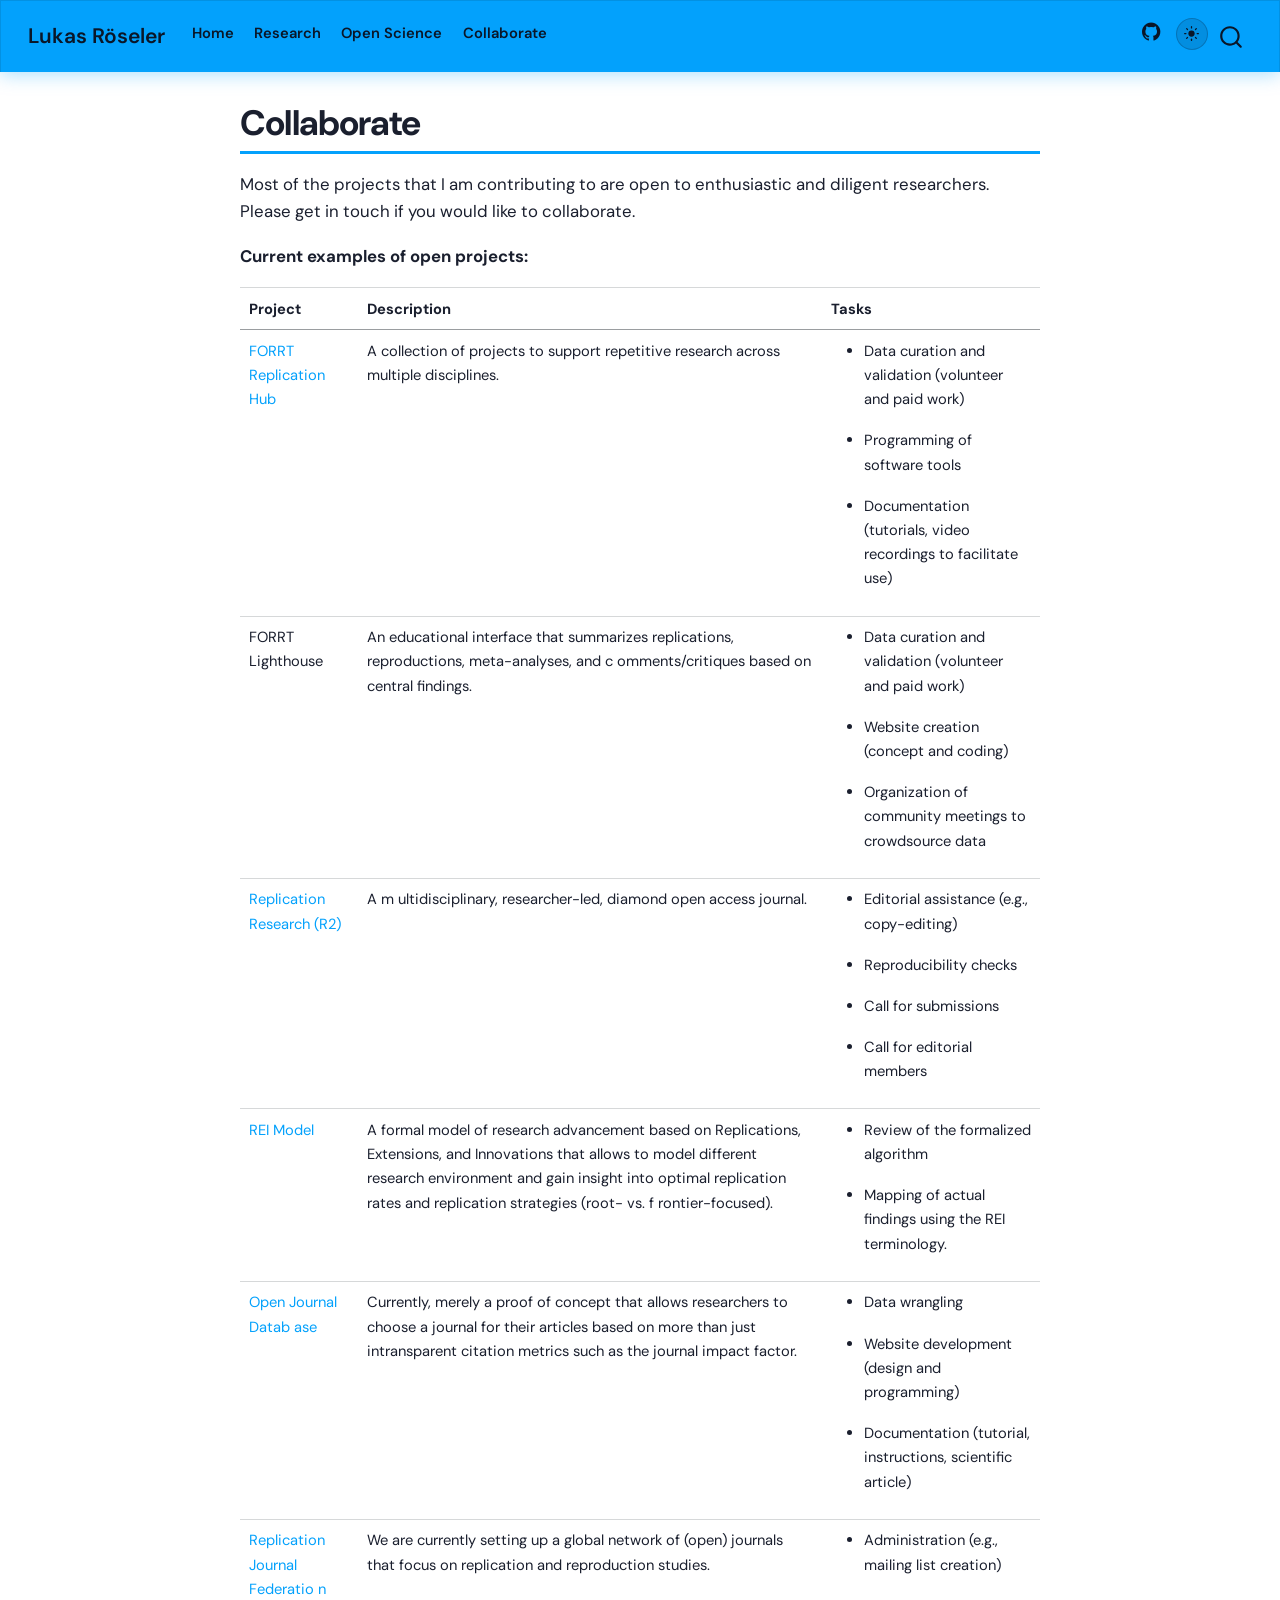
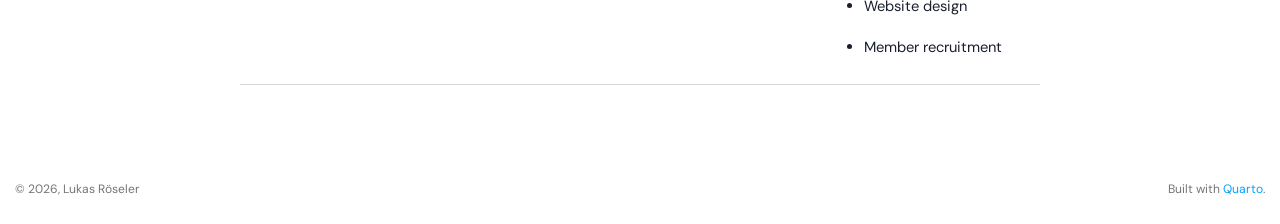
<file: collaborate.html>
<!DOCTYPE html>
<html xmlns="http://www.w3.org/1999/xhtml" lang="en" xml:lang="en"><head>

<meta charset="utf-8">
<meta name="generator" content="quarto-1.10.19">

<meta name="viewport" content="width=device-width, initial-scale=1.0, user-scalable=yes">


<title>Collaborate – Lukas Röseler</title>
<style>
/* Default styles provided by pandoc.
** See https://pandoc.org/MANUAL.html#variables-for-html for config info.
*/
span.smallcaps{font-variant: small-caps;}
div.columns{display: flex; gap: 1.5em;}
div.column{flex: auto;}
@media screen {
div.columns{gap: min(4vw, 1.5em);}
div.column{overflow-x: auto;}
}
div.hanging-indent{margin-left: 1.5em; text-indent: -1.5em;}
ul.task-list{list-style: none;}
ul.task-list li input[type="checkbox"] {
  width: 0.8em;
  margin: 0 0.8em 0.2em -1em; /* quarto-specific, see https://github.com/quarto-dev/quarto-cli/issues/4556 */ 
  vertical-align: middle;
}
</style>


<script src="site_libs/quarto-nav/quarto-nav.js"></script>
<script src="site_libs/quarto-nav/headroom.min.js"></script>
<script src="site_libs/clipboard/clipboard.min.js"></script>
<script src="site_libs/quarto-search/autocomplete.umd.js"></script>
<script src="site_libs/quarto-search/fuse.min.js"></script>
<script src="site_libs/quarto-search/quarto-search.js"></script>
<meta name="quarto:offset" content="./">
<link href="./favicon.ico" rel="icon">
<script src="site_libs/quarto-html/quarto.js" type="module"></script>
<script src="site_libs/quarto-html/tabsets/tabsets.js" type="module"></script>
<script src="site_libs/quarto-html/popper.min.js"></script>
<script src="site_libs/quarto-html/tippy.umd.min.js"></script>
<script src="site_libs/quarto-html/anchor.min.js"></script>
<link href="site_libs/quarto-html/tippy.css" rel="stylesheet">
<link href="site_libs/quarto-html/quarto-syntax-highlighting-bf27225e3a48a9273f3daa8f8e829971.css" rel="stylesheet" class="quarto-color-scheme" id="quarto-text-highlighting-styles">
<link href="site_libs/quarto-html/quarto-syntax-highlighting-dark-b626d73c4c936ccc3cb08be7d45d1df6.css" rel="stylesheet" class="quarto-color-scheme quarto-color-alternate" id="quarto-text-highlighting-styles">
<link href="site_libs/quarto-html/quarto-syntax-highlighting-bf27225e3a48a9273f3daa8f8e829971.css" rel="stylesheet" class="quarto-color-scheme-extra" id="quarto-text-highlighting-styles">
<script src="site_libs/bootstrap/bootstrap.min.js"></script>
<link href="site_libs/bootstrap/bootstrap-icons.css" rel="stylesheet">
<link href="site_libs/bootstrap/bootstrap-607f10d79fe374fc803a37cb0986e041.min.css" rel="stylesheet" append-hash="true" class="quarto-color-scheme" id="quarto-bootstrap" data-mode="light">
<link href="site_libs/bootstrap/bootstrap-dark-40adf02c804d6cca1117260b0ceeb7f6.min.css" rel="stylesheet" append-hash="true" class="quarto-color-scheme quarto-color-alternate" id="quarto-bootstrap" data-mode="dark">
<link href="site_libs/bootstrap/bootstrap-607f10d79fe374fc803a37cb0986e041.min.css" rel="stylesheet" append-hash="true" class="quarto-color-scheme-extra" id="quarto-bootstrap" data-mode="light">
<script id="quarto-search-options" type="application/json">{
  "location": "navbar",
  "copy-button": false,
  "collapse-after": 3,
  "panel-placement": "end",
  "type": "overlay",
  "limit": 50,
  "keyboard-shortcut": [
    "f",
    "/",
    "s"
  ],
  "show-item-context": false,
  "language": {
    "search-no-results-text": "No results",
    "search-matching-documents-text": "matching documents",
    "search-copy-link-title": "Copy link to search",
    "search-hide-matches-text": "Hide additional matches",
    "search-more-match-text": "more match in this document",
    "search-more-matches-text": "more matches in this document",
    "search-clear-button-title": "Clear",
    "search-text-placeholder": "",
    "search-detached-cancel-button-title": "Cancel",
    "search-submit-button-title": "Submit",
    "search-label": "Search"
  }
}</script>
<!-- ═══════════════════════════════════════════════════════════
     GLOBAL DARK MODE — injected on every page via _quarto.yml
     include-in-header: _include-header.html
     ═══════════════════════════════════════════════════════════ -->
<link rel="icon" type="image/svg+xml" href="favicon.svg">
<link rel="icon" type="image/png" sizes="32x32" href="favicon-32x32.png">
<link rel="apple-touch-icon" sizes="180x180" href="favicon-256.png">
<script>
/* Restore saved theme immediately to avoid flash-of-wrong-theme */
(function(){
  var t = localStorage.getItem('lr-theme');
  if(t) document.documentElement.setAttribute('data-bs-theme', t);
})();
</script>
<script>
document.addEventListener('DOMContentLoaded', function(){
  /* Guard: only inject once even if script runs twice */
  if(document.getElementById('darkmode-toggle')) return;

  var btn = document.createElement('button');
  btn.id = 'darkmode-toggle';
  btn.title = 'Toggle light / dark mode';
  btn.setAttribute('aria-label', 'Toggle light/dark mode');

  /* Moon = shown in light mode; Sun = shown in dark mode */
  btn.innerHTML =
    '<svg class="dm-moon" viewBox="0 0 24 24" xmlns="http://www.w3.org/2000/svg">' +
      '<path d="M21 12.79A9 9 0 1 1 11.21 3 7 7 0 0 0 21 12.79z"/>' +
    '</svg>' +
    '<svg class="dm-sun" viewBox="0 0 24 24" xmlns="http://www.w3.org/2000/svg">' +
      '<circle cx="12" cy="12" r="5"/>' +
      '<line x1="12" y1="1"  x2="12" y2="3"/>' +
      '<line x1="12" y1="21" x2="12" y2="23"/>' +
      '<line x1="4.22"  y1="4.22"  x2="5.64"  y2="5.64"/>' +
      '<line x1="18.36" y1="18.36" x2="19.78" y2="19.78"/>' +
      '<line x1="1"  y1="12" x2="3"  y2="12"/>' +
      '<line x1="21" y1="12" x2="23" y2="12"/>' +
      '<line x1="4.22"  y1="19.78" x2="5.64"  y2="18.36"/>' +
      '<line x1="18.36" y1="5.64"  x2="19.78" y2="4.22"/>' +
    '</svg>';

  btn.addEventListener('click', function(){
    var isDark = document.documentElement.getAttribute('data-bs-theme') === 'dark';
    var next = isDark ? 'light' : 'dark';
    document.documentElement.setAttribute('data-bs-theme', next);
    localStorage.setItem('lr-theme', next);
  });

  /* Append to the rightmost .navbar-nav list */
  var navLists = document.querySelectorAll('.navbar-nav');
  var target = navLists[navLists.length - 1];
  if(target){
    var li = document.createElement('li');
    li.className = 'nav-item d-flex align-items-center';
    li.appendChild(btn);
    target.appendChild(li);
  }
});
</script>


</head>

<body class="nav-fixed fullcontent quarto-light"><script id="quarto-html-before-body" type="application/javascript">
    const toggleBodyColorMode = (bsSheetEl) => {
      const mode = bsSheetEl.getAttribute("data-mode");
      const bodyEl = window.document.querySelector("body");
      if (mode === "dark") {
        bodyEl.classList.add("quarto-dark");
        bodyEl.classList.remove("quarto-light");
      } else {
        bodyEl.classList.add("quarto-light");
        bodyEl.classList.remove("quarto-dark");
      }
    }
    const toggleBodyColorPrimary = () => {
      const bsSheetEl = window.document.querySelector("link#quarto-bootstrap:not([rel=disabled-stylesheet])");
      if (bsSheetEl) {
        toggleBodyColorMode(bsSheetEl);
      }
    }
    const setColorSchemeToggle = (alternate) => {
      const toggles = window.document.querySelectorAll('.quarto-color-scheme-toggle');
      for (let i=0; i < toggles.length; i++) {
        const toggle = toggles[i];
        if (toggle) {
          if (alternate) {
            toggle.classList.add("alternate");
          } else {
            toggle.classList.remove("alternate");
          }
        }
      }
    };
    const toggleColorMode = (alternate) => {
      // Switch the stylesheets
      const primaryStylesheets = window.document.querySelectorAll('link.quarto-color-scheme:not(.quarto-color-alternate)');
      const alternateStylesheets = window.document.querySelectorAll('link.quarto-color-scheme.quarto-color-alternate');
      manageTransitions('#quarto-margin-sidebar .nav-link', false);
      if (alternate) {
        // note: dark is layered on light, we don't disable primary!
        enableStylesheet(alternateStylesheets);
        for (const sheetNode of alternateStylesheets) {
          if (sheetNode.id === "quarto-bootstrap") {
            toggleBodyColorMode(sheetNode);
          }
        }
      } else {
        disableStylesheet(alternateStylesheets);
        enableStylesheet(primaryStylesheets)
        toggleBodyColorPrimary();
      }
      manageTransitions('#quarto-margin-sidebar .nav-link', true);
      // Switch the toggles
      setColorSchemeToggle(alternate)
      // Hack to workaround the fact that safari doesn't
      // properly recolor the scrollbar when toggling (#1455)
      if (navigator.userAgent.indexOf('Safari') > 0 && navigator.userAgent.indexOf('Chrome') == -1) {
        manageTransitions("body", false);
        window.scrollTo(0, 1);
        setTimeout(() => {
          window.scrollTo(0, 0);
          manageTransitions("body", true);
        }, 40);
      }
    }
    const disableStylesheet = (stylesheets) => {
      for (let i=0; i < stylesheets.length; i++) {
        const stylesheet = stylesheets[i];
        stylesheet.rel = 'disabled-stylesheet';
      }
    }
    const enableStylesheet = (stylesheets) => {
      for (let i=0; i < stylesheets.length; i++) {
        const stylesheet = stylesheets[i];
        if(stylesheet.rel !== 'stylesheet') { // for Chrome, which will still FOUC without this check
          stylesheet.rel = 'stylesheet';
        }
      }
    }
    const manageTransitions = (selector, allowTransitions) => {
      const els = window.document.querySelectorAll(selector);
      for (let i=0; i < els.length; i++) {
        const el = els[i];
        if (allowTransitions) {
          el.classList.remove('notransition');
        } else {
          el.classList.add('notransition');
        }
      }
    }
    const isFileUrl = () => {
      return window.location.protocol === 'file:';
    }
    const hasAlternateSentinel = () => {
      let styleSentinel = getColorSchemeSentinel();
      if (styleSentinel !== null) {
        return styleSentinel === "alternate";
      } else {
        return false;
      }
    }
    const setStyleSentinel = (alternate) => {
      const value = alternate ? "alternate" : "default";
      if (!isFileUrl()) {
        window.localStorage.setItem("quarto-color-scheme", value);
      } else {
        localAlternateSentinel = value;
      }
    }
    const getColorSchemeSentinel = () => {
      if (!isFileUrl()) {
        const storageValue = window.localStorage.getItem("quarto-color-scheme");
        return storageValue != null ? storageValue : localAlternateSentinel;
      } else {
        return localAlternateSentinel;
      }
    }
    const toggleGiscusIfUsed = (isAlternate, darkModeDefault) => {
      const baseTheme = document.querySelector('#giscus-base-theme')?.value ?? 'light';
      const alternateTheme = document.querySelector('#giscus-alt-theme')?.value ?? 'dark';
      let newTheme = '';
      if(authorPrefersDark) {
        newTheme = isAlternate ? baseTheme : alternateTheme;
      } else {
        newTheme = isAlternate ? alternateTheme : baseTheme;
      }
      const changeGiscusTheme = () => {
        // From: https://github.com/giscus/giscus/issues/336
        const sendMessage = (message) => {
          const iframe = document.querySelector('iframe.giscus-frame');
          if (!iframe) return;
          iframe.contentWindow.postMessage({ giscus: message }, 'https://giscus.app');
        }
        sendMessage({
          setConfig: {
            theme: newTheme
          }
        });
      }
      const isGiscussLoaded = window.document.querySelector('iframe.giscus-frame') !== null;
      if (isGiscussLoaded) {
        changeGiscusTheme();
      }
    };
    const authorPrefersDark = false;
    const darkModeDefault = authorPrefersDark;
      document.querySelector('link#quarto-text-highlighting-styles.quarto-color-scheme-extra').rel = 'disabled-stylesheet';
      document.querySelector('link#quarto-bootstrap.quarto-color-scheme-extra').rel = 'disabled-stylesheet';
    let localAlternateSentinel = darkModeDefault ? 'alternate' : 'default';
    // Dark / light mode switch
    window.quartoToggleColorScheme = () => {
      // Read the current dark / light value
      let toAlternate = !hasAlternateSentinel();
      toggleColorMode(toAlternate);
      setStyleSentinel(toAlternate);
      toggleGiscusIfUsed(toAlternate, darkModeDefault);
      window.dispatchEvent(new Event('resize'));
    };
    // Switch to dark mode if need be
    if (hasAlternateSentinel()) {
      toggleColorMode(true);
    } else {
      toggleColorMode(false);
    }
  </script>

<div id="quarto-search-results"></div>
  <header id="quarto-header" class="headroom fixed-top">
    <nav class="navbar navbar-expand-lg " data-bs-theme="dark">
      <div class="navbar-container container-fluid">
      <div class="navbar-brand-container mx-auto">
    <a class="navbar-brand" href="./index.html">
    <span class="navbar-title">Lukas Röseler</span>
    </a>
  </div>
            <div id="quarto-search" class="" title="Search"></div>
          <button class="navbar-toggler" type="button" data-bs-toggle="collapse" data-bs-target="#navbarCollapse" aria-controls="navbarCollapse" role="menu" aria-expanded="false" aria-label="Toggle navigation" onclick="if (window.quartoToggleHeadroom) { window.quartoToggleHeadroom(); }">
  <span class="navbar-toggler-icon"></span>
</button>
          <div class="collapse navbar-collapse" id="navbarCollapse">
            <ul class="navbar-nav navbar-nav-scroll me-auto">
  <li class="nav-item">
    <a class="nav-link" href="./index.html"> 
<span class="menu-text">Home</span></a>
  </li>  
  <li class="nav-item">
    <a class="nav-link" href="./research.html"> 
<span class="menu-text">Research</span></a>
  </li>  
  <li class="nav-item">
    <a class="nav-link" href="./openscience.html"> 
<span class="menu-text">Open Science</span></a>
  </li>  
  <li class="nav-item">
    <a class="nav-link active" href="./collaborate.html" aria-current="page"> 
<span class="menu-text">Collaborate</span></a>
  </li>  
</ul>
            <ul class="navbar-nav navbar-nav-scroll ms-auto">
  <li class="nav-item compact">
    <a class="nav-link" href="https://github.com/lukasroeseler"> <i class="bi bi-github" role="img" aria-label="GitHub">
</i> 
<span class="menu-text"></span></a>
  </li>  
</ul>
          </div> <!-- /navcollapse -->
            <div class="quarto-navbar-tools">
  <a href="" class="quarto-color-scheme-toggle quarto-navigation-tool  px-1" onclick="window.quartoToggleColorScheme(); return false;" title="Toggle dark mode"><i class="bi"></i></a>
</div>
      </div> <!-- /container-fluid -->
    </nav>
</header>
<!-- content -->
<div id="quarto-content" class="quarto-container page-columns page-rows-contents page-layout-article page-navbar">
<!-- sidebar -->
<!-- margin-sidebar -->
    
<!-- main -->
<main class="content" id="quarto-document-content">


<header id="title-block-header" class="quarto-title-block default">
<div class="quarto-title">
<h1 class="title">Collaborate</h1>
</div>



<div class="quarto-title-meta">

    
  
    
  </div>
  


</header>


<p>Most of the projects that I am contributing to are open to enthusiastic and diligent researchers. Please get in touch if you would like to collaborate.</p>
<p><strong>Current examples of open projects:</strong></p>
<table class="caption-top table">
<thead>
<tr class="header">
<th>Project</th>
<th>Description</th>
<th>Tasks</th>
</tr>
</thead>
<tbody>
<tr class="odd">
<td><a href="h ttps://forrt.org/ replication-hub/">FORRT Replication Hub</a></td>
<td>A collection of projects to support repetitive research across multiple disciplines.</td>
<td><ul>
<li><p>Data curation and validation (volunteer and paid work)</p></li>
<li><p>Programming of software tools</p></li>
<li><p>Documentation (tutorials, video recordings to facilitate use)</p></li>
</ul></td>
</tr>
<tr class="even">
<td>FORRT Lighthouse</td>
<td>An educational interface that summarizes replications, reproductions, meta-analyses, and c omments/critiques based on central findings.</td>
<td><ul>
<li><p>Data curation and validation (volunteer and paid work)</p></li>
<li><p>Website creation (concept and coding)</p></li>
<li><p>Organization of community meetings to crowdsource data</p></li>
</ul></td>
</tr>
<tr class="odd">
<td><a href="replica tionresearch.org">Replication Research (R2)</a></td>
<td>A m ultidisciplinary, researcher-led, diamond open access journal.</td>
<td><ul>
<li><p>Editorial assistance (e.g., copy-editing)</p></li>
<li><p>Reproducibility checks</p></li>
<li><p>Call for submissions</p></li>
<li><p>Call for editorial members</p></li>
</ul></td>
</tr>
<tr class="even">
<td><a href="h ttps://lukasroese ler.github.io/res earch-evolution/">REI Model</a></td>
<td>A formal model of research advancement based on Replications, Extensions, and Innovations that allows to model different research environment and gain insight into optimal replication rates and replication strategies (root- vs. f rontier-focused).</td>
<td><ul>
<li><p>Review of the formalized algorithm</p></li>
<li><p>Mapping of actual findings using the REI terminology.</p></li>
</ul></td>
</tr>
<tr class="odd">
<td><a href="https://luka%20sroeseler.github.%20io/openjournals/">Open Journal Datab ase</a></td>
<td>Currently, merely a proof of concept that allows researchers to choose a journal for their articles based on more than just intransparent citation metrics such as the journal impact factor.</td>
<td><ul>
<li><p>Data wrangling</p></li>
<li><p>Website development (design and programming)</p></li>
<li><p>Documentation (tutorial, instructions, scientific article)</p></li>
</ul></td>
</tr>
<tr class="even">
<td><a href="forrt.org/rjf">Replication Journal Federatio n</a></td>
<td>We are currently setting up a global network of (open) journals that focus on replication and reproduction studies.</td>
<td><ul>
<li><p>Administration (e.g., mailing list creation)</p></li>
<li><p>Website design</p></li>
<li><p>Member recruitment</p></li>
</ul></td>
</tr>
</tbody>
</table>



</main> <!-- /main -->
<script id="quarto-html-after-body" type="application/javascript">
  window.document.addEventListener("DOMContentLoaded", function (event) {
    // Ensure there is a toggle, if there isn't float one in the top right
    if (window.document.querySelector('.quarto-color-scheme-toggle') === null) {
      const a = window.document.createElement('a');
      a.classList.add('top-right');
      a.classList.add('quarto-color-scheme-toggle');
      a.href = "";
      a.onclick = function() { try { window.quartoToggleColorScheme(); } catch {} return false; };
      const i = window.document.createElement("i");
      i.classList.add('bi');
      a.appendChild(i);
      window.document.body.appendChild(a);
    }
    setColorSchemeToggle(hasAlternateSentinel())
    const icon = "";
    const anchorJS = new window.AnchorJS();
    anchorJS.options = {
      placement: 'right',
      icon: icon
    };
    anchorJS.add('.anchored');
    const isCodeAnnotation = (el) => {
      for (const clz of el.classList) {
        if (clz.startsWith('code-annotation-')) {                     
          return true;
        }
      }
      return false;
    }
    const onCopySuccess = function(e) {
      // button target
      const button = e.trigger;
      // don't keep focus
      button.blur();
      // flash "checked"
      button.classList.add('code-copy-button-checked');
      var currentTitle = button.getAttribute("title");
      button.setAttribute("title", "Copied!");
      let tooltip;
      if (window.bootstrap) {
        button.setAttribute("data-bs-toggle", "tooltip");
        button.setAttribute("data-bs-placement", "left");
        button.setAttribute("data-bs-title", "Copied!");
        tooltip = new bootstrap.Tooltip(button, 
          { trigger: "manual", 
            customClass: "code-copy-button-tooltip",
            offset: [0, -8]});
        tooltip.show();    
      }
      setTimeout(function() {
        if (tooltip) {
          tooltip.hide();
          button.removeAttribute("data-bs-title");
          button.removeAttribute("data-bs-toggle");
          button.removeAttribute("data-bs-placement");
        }
        button.setAttribute("title", currentTitle);
        button.classList.remove('code-copy-button-checked');
      }, 1000);
      // clear code selection
      e.clearSelection();
    }
    const getTextToCopy = function(trigger) {
      const outerScaffold = trigger.parentElement.cloneNode(true);
      const codeEl = outerScaffold.querySelector('code');
      for (const childEl of codeEl.children) {
        if (isCodeAnnotation(childEl)) {
          childEl.remove();
        }
      }
      return codeEl.innerText;
    }
    const clipboard = new window.ClipboardJS('.code-copy-button:not([data-in-quarto-modal])', {
      text: getTextToCopy
    });
    clipboard.on('success', onCopySuccess);
    if (window.document.getElementById('quarto-embedded-source-code-modal')) {
      const clipboardModal = new window.ClipboardJS('.code-copy-button[data-in-quarto-modal]', {
        text: getTextToCopy,
        container: window.document.getElementById('quarto-embedded-source-code-modal')
      });
      clipboardModal.on('success', onCopySuccess);
    }
      var localhostRegex = new RegExp(/^(?:http|https):\/\/localhost\:?[0-9]*\//);
      var mailtoRegex = new RegExp(/^mailto:/);
        var filterRegex = new RegExp("https:\/\/LukasRoeseler\.github\.io\/home\/");
      var isInternal = (href) => {
          return filterRegex.test(href) || localhostRegex.test(href) || mailtoRegex.test(href);
      }
      // Inspect non-navigation links and adorn them if external
     var links = window.document.querySelectorAll('a[href]:not(.nav-link):not(.navbar-brand):not(.toc-action):not(.sidebar-link):not(.sidebar-item-toggle):not(.pagination-link):not(.no-external):not([aria-hidden]):not(.dropdown-item):not(.quarto-navigation-tool):not(.about-link)');
      for (var i=0; i<links.length; i++) {
        const link = links[i];
        if (!isInternal(link.href)) {
          // undo the damage that might have been done by quarto-nav.js in the case of
          // links that we want to consider external
          if (link.dataset.originalHref !== undefined) {
            link.href = link.dataset.originalHref;
          }
        }
      }
    function tippyHover(el, contentFn, onTriggerFn, onUntriggerFn) {
      const config = {
        allowHTML: true,
        maxWidth: 500,
        delay: 100,
        arrow: false,
        appendTo: function(el) {
            return el.parentElement;
        },
        interactive: true,
        interactiveBorder: 10,
        theme: 'quarto',
        placement: 'bottom-start',
      };
      if (contentFn) {
        config.content = contentFn;
      }
      if (onTriggerFn) {
        config.onTrigger = onTriggerFn;
      }
      if (onUntriggerFn) {
        config.onUntrigger = onUntriggerFn;
      }
      window.tippy(el, config); 
    }
    const noterefs = window.document.querySelectorAll('a[role="doc-noteref"]');
    for (var i=0; i<noterefs.length; i++) {
      const ref = noterefs[i];
      tippyHover(ref, function() {
        // use id or data attribute instead here
        let href = ref.getAttribute('data-footnote-href') || ref.getAttribute('href');
        try { href = new URL(href).hash; } catch {}
        const id = href.replace(/^#\/?/, "");
        const note = window.document.getElementById(id);
        if (note) {
          return note.innerHTML;
        } else {
          return "";
        }
      });
    }
    const xrefs = window.document.querySelectorAll('a.quarto-xref');
    const processXRef = (id, note) => {
      // Strip column container classes
      const stripColumnClz = (el) => {
        el.classList.remove("page-full", "page-columns");
        if (el.children) {
          for (const child of el.children) {
            stripColumnClz(child);
          }
        }
      }
      stripColumnClz(note)
      if (id === null || id.startsWith('sec-')) {
        // Special case sections, only their first couple elements
        const container = document.createElement("div");
        if (note.children && note.children.length > 2) {
          container.appendChild(note.children[0].cloneNode(true));
          for (let i = 1; i < note.children.length; i++) {
            const child = note.children[i];
            if (child.tagName === "P" && child.innerText === "") {
              continue;
            } else {
              container.appendChild(child.cloneNode(true));
              break;
            }
          }
          if (window.Quarto?.typesetMath) {
            window.Quarto.typesetMath(container);
          }
          return container.innerHTML
        } else {
          if (window.Quarto?.typesetMath) {
            window.Quarto.typesetMath(note);
          }
          return note.innerHTML;
        }
      } else {
        // Remove any anchor links if they are present
        const anchorLink = note.querySelector('a.anchorjs-link');
        if (anchorLink) {
          anchorLink.remove();
        }
        if (window.Quarto?.typesetMath) {
          window.Quarto.typesetMath(note);
        }
        if (note.classList.contains("callout")) {
          return note.outerHTML;
        } else {
          return note.innerHTML;
        }
      }
    }
    for (var i=0; i<xrefs.length; i++) {
      const xref = xrefs[i];
      tippyHover(xref, undefined, function(instance) {
        instance.disable();
        let url = xref.getAttribute('href');
        let hash = undefined; 
        if (url.startsWith('#')) {
          hash = url;
        } else {
          try { hash = new URL(url).hash; } catch {}
        }
        if (hash) {
          const id = hash.replace(/^#\/?/, "");
          const note = window.document.getElementById(id);
          if (note !== null) {
            try {
              const html = processXRef(id, note.cloneNode(true));
              instance.setContent(html);
            } finally {
              instance.enable();
              instance.show();
            }
          } else {
            // See if we can fetch this
            fetch(url.split('#')[0])
            .then(res => res.text())
            .then(html => {
              const parser = new DOMParser();
              const htmlDoc = parser.parseFromString(html, "text/html");
              const note = htmlDoc.getElementById(id);
              if (note !== null) {
                const html = processXRef(id, note);
                instance.setContent(html);
              } 
            }).finally(() => {
              instance.enable();
              instance.show();
            });
          }
        } else {
          // See if we can fetch a full url (with no hash to target)
          // This is a special case and we should probably do some content thinning / targeting
          fetch(url)
          .then(res => res.text())
          .then(html => {
            const parser = new DOMParser();
            const htmlDoc = parser.parseFromString(html, "text/html");
            const note = htmlDoc.querySelector('main.content');
            if (note !== null) {
              // This should only happen for chapter cross references
              // (since there is no id in the URL)
              // remove the first header
              if (note.children.length > 0 && note.children[0].tagName === "HEADER") {
                note.children[0].remove();
              }
              const html = processXRef(null, note);
              instance.setContent(html);
            } 
          }).finally(() => {
            instance.enable();
            instance.show();
          });
        }
      }, function(instance) {
      });
    }
        let selectedAnnoteEl;
        const selectorForAnnotation = ( cell, annotation) => {
          let cellAttr = 'data-code-cell="' + cell + '"';
          let lineAttr = 'data-code-annotation="' +  annotation + '"';
          const selector = 'span[' + cellAttr + '][' + lineAttr + ']';
          return selector;
        }
        const selectCodeLines = (annoteEl) => {
          const doc = window.document;
          const targetCell = annoteEl.getAttribute("data-target-cell");
          const targetAnnotation = annoteEl.getAttribute("data-target-annotation");
          const annoteSpan = window.document.querySelector(selectorForAnnotation(targetCell, targetAnnotation));
          const lines = annoteSpan.getAttribute("data-code-lines").split(",");
          const lineIds = lines.map((line) => {
            return targetCell + "-" + line;
          })
          let top = null;
          let height = null;
          let parent = null;
          if (lineIds.length > 0) {
              //compute the position of the single el (top and bottom and make a div)
              const el = window.document.getElementById(lineIds[0]);
              top = el.offsetTop;
              height = el.offsetHeight;
              parent = el.parentElement.parentElement;
            if (lineIds.length > 1) {
              const lastEl = window.document.getElementById(lineIds[lineIds.length - 1]);
              const bottom = lastEl.offsetTop + lastEl.offsetHeight;
              height = bottom - top;
            }
            if (top !== null && height !== null && parent !== null) {
              // cook up a div (if necessary) and position it 
              let div = window.document.getElementById("code-annotation-line-highlight");
              if (div === null) {
                div = window.document.createElement("div");
                div.setAttribute("id", "code-annotation-line-highlight");
                div.style.position = 'absolute';
                parent.appendChild(div);
              }
              div.style.top = top - 2 + "px";
              div.style.height = height + 4 + "px";
              div.style.left = 0;
              let gutterDiv = window.document.getElementById("code-annotation-line-highlight-gutter");
              if (gutterDiv === null) {
                gutterDiv = window.document.createElement("div");
                gutterDiv.setAttribute("id", "code-annotation-line-highlight-gutter");
                gutterDiv.style.position = 'absolute';
                const codeCell = window.document.getElementById(targetCell);
                const gutter = codeCell.querySelector('.code-annotation-gutter');
                gutter.appendChild(gutterDiv);
              }
              gutterDiv.style.top = top - 2 + "px";
              gutterDiv.style.height = height + 4 + "px";
            }
            selectedAnnoteEl = annoteEl;
          }
        };
        const unselectCodeLines = () => {
          const elementsIds = ["code-annotation-line-highlight", "code-annotation-line-highlight-gutter"];
          elementsIds.forEach((elId) => {
            const div = window.document.getElementById(elId);
            if (div) {
              div.remove();
            }
          });
          selectedAnnoteEl = undefined;
        };
          // Handle positioning of the toggle
      window.addEventListener(
        "resize",
        throttle(() => {
          elRect = undefined;
          if (selectedAnnoteEl) {
            selectCodeLines(selectedAnnoteEl);
          }
        }, 10)
      );
      function throttle(fn, ms) {
      let throttle = false;
      let timer;
        return (...args) => {
          if(!throttle) { // first call gets through
              fn.apply(this, args);
              throttle = true;
          } else { // all the others get throttled
              if(timer) clearTimeout(timer); // cancel #2
              timer = setTimeout(() => {
                fn.apply(this, args);
                timer = throttle = false;
              }, ms);
          }
        };
      }
        // Attach click handler to the DT
        const annoteDls = window.document.querySelectorAll('dt[data-target-cell]');
        for (const annoteDlNode of annoteDls) {
          annoteDlNode.addEventListener('click', (event) => {
            const clickedEl = event.target;
            if (clickedEl !== selectedAnnoteEl) {
              unselectCodeLines();
              const activeEl = window.document.querySelector('dt[data-target-cell].code-annotation-active');
              if (activeEl) {
                activeEl.classList.remove('code-annotation-active');
              }
              selectCodeLines(clickedEl);
              clickedEl.classList.add('code-annotation-active');
            } else {
              // Unselect the line
              unselectCodeLines();
              clickedEl.classList.remove('code-annotation-active');
            }
          });
        }
    const findCites = (el) => {
      const parentEl = el.parentElement;
      if (parentEl) {
        const cites = parentEl.dataset.cites;
        if (cites) {
          return {
            el,
            cites: cites.split(' ')
          };
        } else {
          return findCites(el.parentElement)
        }
      } else {
        return undefined;
      }
    };
    var bibliorefs = window.document.querySelectorAll('a[role="doc-biblioref"]');
    for (var i=0; i<bibliorefs.length; i++) {
      const ref = bibliorefs[i];
      const citeInfo = findCites(ref);
      if (citeInfo) {
        tippyHover(citeInfo.el, function() {
          var popup = window.document.createElement('div');
          citeInfo.cites.forEach(function(cite) {
            var citeDiv = window.document.createElement('div');
            citeDiv.classList.add('hanging-indent');
            citeDiv.classList.add('csl-entry');
            var biblioDiv = window.document.getElementById('ref-' + cite);
            if (biblioDiv) {
              citeDiv.innerHTML = biblioDiv.innerHTML;
            }
            popup.appendChild(citeDiv);
          });
          return popup.innerHTML;
        });
      }
    }
  });
  </script>
</div> <!-- /content -->
<footer class="footer">
  <div class="nav-footer">
    <div class="nav-footer-left">
<p>© 2026, Lukas Röseler</p>
</div>   
    <div class="nav-footer-center">
      &nbsp;
    </div>
    <div class="nav-footer-right">
<p>Built with <a href="https://quarto.org/">Quarto</a>.</p>
</div>
  </div>
</footer>




</body></html>
</file>
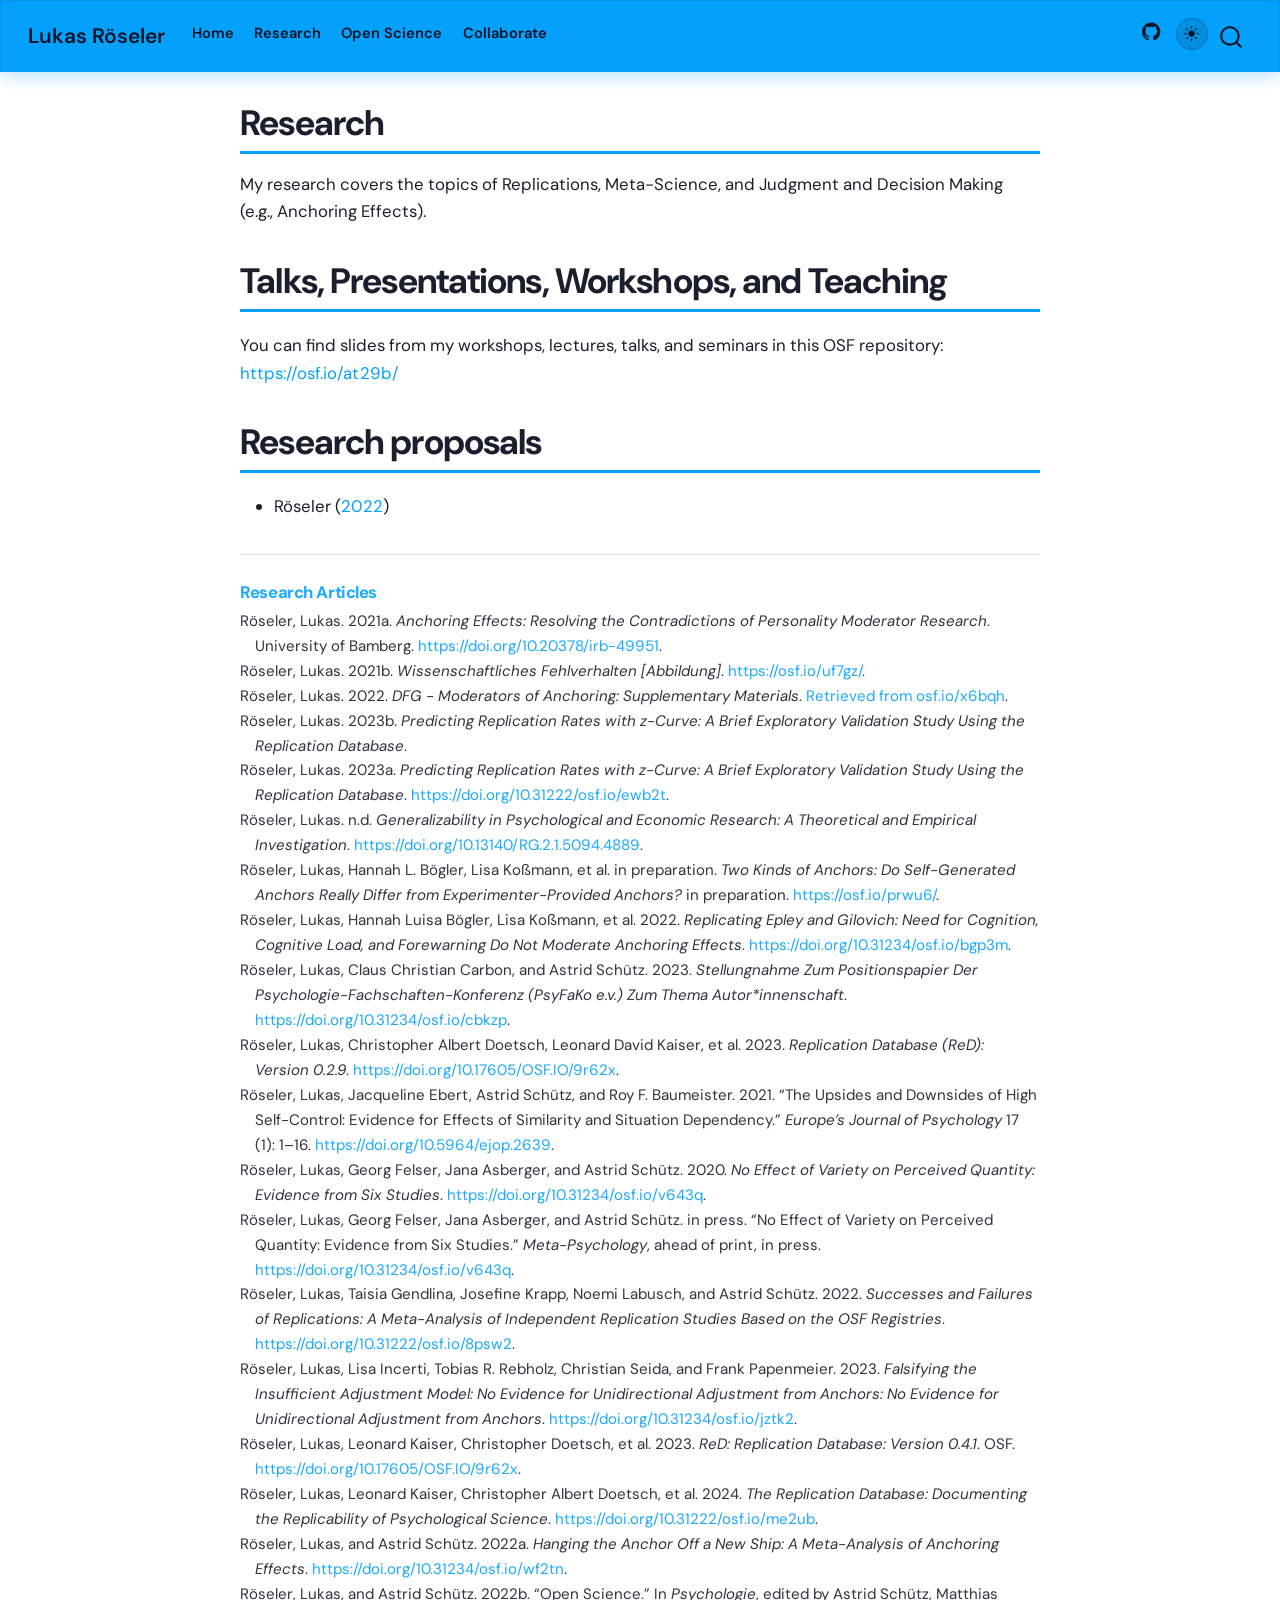
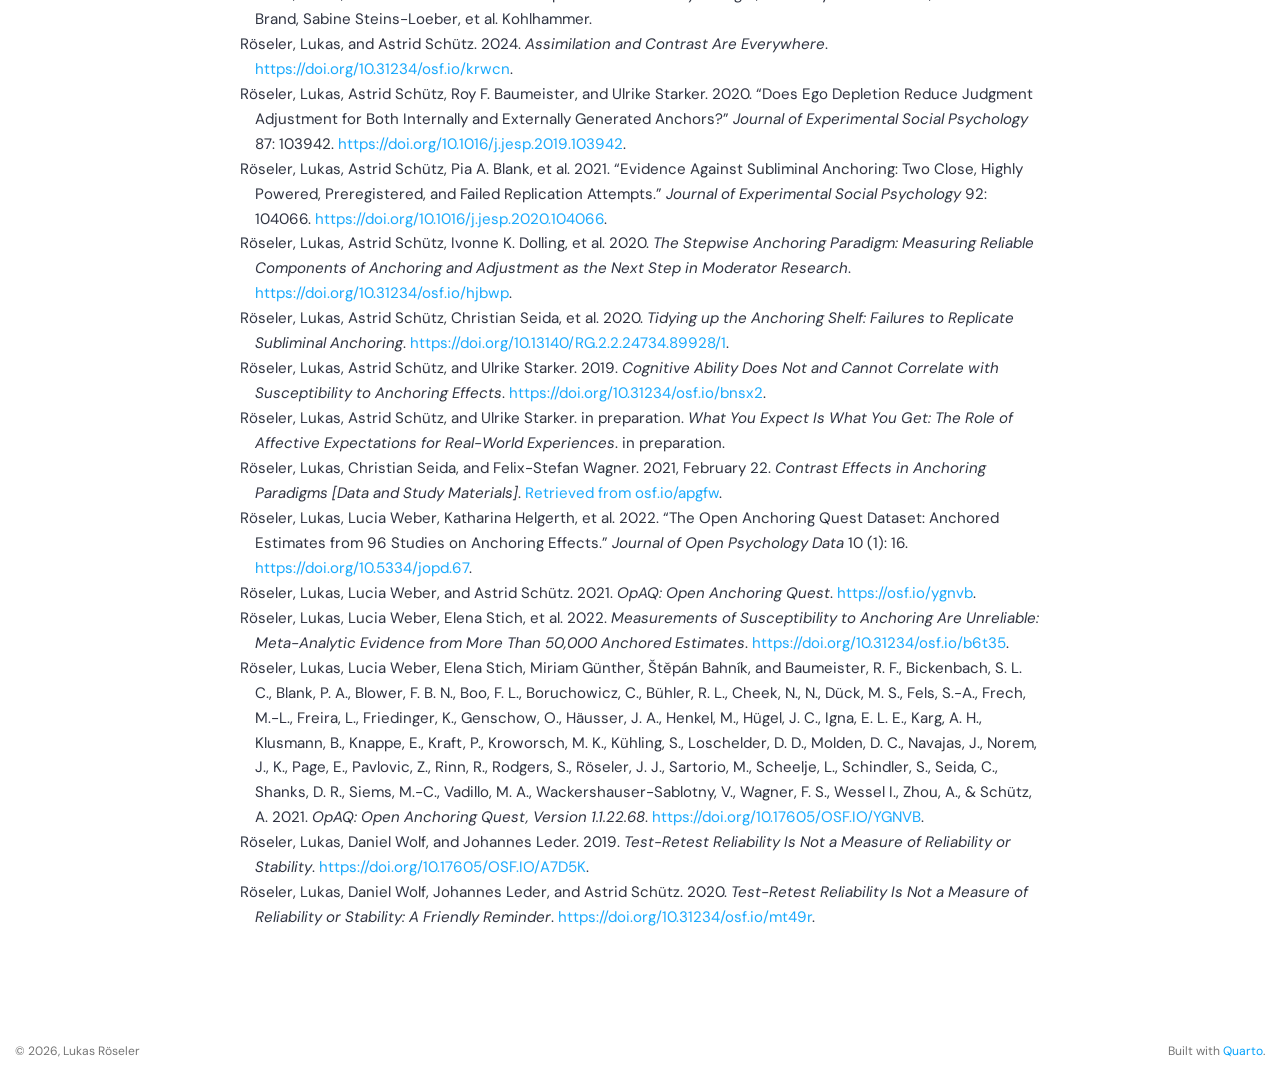
<file: projects.html>
<!DOCTYPE html>
<html xmlns="http://www.w3.org/1999/xhtml" lang="en" xml:lang="en"><head>

<meta charset="utf-8">
<meta name="generator" content="quarto-1.10.19">

<meta name="viewport" content="width=device-width, initial-scale=1.0, user-scalable=yes">


<title>Research – Lukas Röseler</title>
<style>
/* Default styles provided by pandoc.
** See https://pandoc.org/MANUAL.html#variables-for-html for config info.
*/
span.smallcaps{font-variant: small-caps;}
div.columns{display: flex; gap: 1.5em;}
div.column{flex: auto;}
@media screen {
div.columns{gap: min(4vw, 1.5em);}
div.column{overflow-x: auto;}
}
div.hanging-indent{margin-left: 1.5em; text-indent: -1.5em;}
ul.task-list{list-style: none;}
ul.task-list li input[type="checkbox"] {
  width: 0.8em;
  margin: 0 0.8em 0.2em -1em; /* quarto-specific, see https://github.com/quarto-dev/quarto-cli/issues/4556 */ 
  vertical-align: middle;
}
/* CSS for citations */
div.csl-bib-body { }
div.csl-entry {
  clear: both;
}
.hanging-indent div.csl-entry {
  margin-left:2em;
  text-indent:-2em;
}
div.csl-left-margin {
  min-width:2em;
  float:left;
}
div.csl-right-inline {
  margin-left:2em;
  padding-left:1em;
}
div.csl-indent {
  margin-left: 2em;
}</style>


<script src="site_libs/quarto-nav/quarto-nav.js"></script>
<script src="site_libs/quarto-nav/headroom.min.js"></script>
<script src="site_libs/clipboard/clipboard.min.js"></script>
<script src="site_libs/quarto-search/autocomplete.umd.js"></script>
<script src="site_libs/quarto-search/fuse.min.js"></script>
<script src="site_libs/quarto-search/quarto-search.js"></script>
<meta name="quarto:offset" content="./">
<link href="./favicon.ico" rel="icon">
<script src="site_libs/quarto-html/quarto.js" type="module"></script>
<script src="site_libs/quarto-html/tabsets/tabsets.js" type="module"></script>
<script src="site_libs/quarto-html/popper.min.js"></script>
<script src="site_libs/quarto-html/tippy.umd.min.js"></script>
<script src="site_libs/quarto-html/anchor.min.js"></script>
<link href="site_libs/quarto-html/tippy.css" rel="stylesheet">
<link href="site_libs/quarto-html/quarto-syntax-highlighting-bf27225e3a48a9273f3daa8f8e829971.css" rel="stylesheet" class="quarto-color-scheme" id="quarto-text-highlighting-styles">
<link href="site_libs/quarto-html/quarto-syntax-highlighting-dark-b626d73c4c936ccc3cb08be7d45d1df6.css" rel="stylesheet" class="quarto-color-scheme quarto-color-alternate" id="quarto-text-highlighting-styles">
<link href="site_libs/quarto-html/quarto-syntax-highlighting-bf27225e3a48a9273f3daa8f8e829971.css" rel="stylesheet" class="quarto-color-scheme-extra" id="quarto-text-highlighting-styles">
<script src="site_libs/bootstrap/bootstrap.min.js"></script>
<link href="site_libs/bootstrap/bootstrap-icons.css" rel="stylesheet">
<link href="site_libs/bootstrap/bootstrap-607f10d79fe374fc803a37cb0986e041.min.css" rel="stylesheet" append-hash="true" class="quarto-color-scheme" id="quarto-bootstrap" data-mode="light">
<link href="site_libs/bootstrap/bootstrap-dark-40adf02c804d6cca1117260b0ceeb7f6.min.css" rel="stylesheet" append-hash="true" class="quarto-color-scheme quarto-color-alternate" id="quarto-bootstrap" data-mode="dark">
<link href="site_libs/bootstrap/bootstrap-607f10d79fe374fc803a37cb0986e041.min.css" rel="stylesheet" append-hash="true" class="quarto-color-scheme-extra" id="quarto-bootstrap" data-mode="light">
<script id="quarto-search-options" type="application/json">{
  "location": "navbar",
  "copy-button": false,
  "collapse-after": 3,
  "panel-placement": "end",
  "type": "overlay",
  "limit": 50,
  "keyboard-shortcut": [
    "f",
    "/",
    "s"
  ],
  "show-item-context": false,
  "language": {
    "search-no-results-text": "No results",
    "search-matching-documents-text": "matching documents",
    "search-copy-link-title": "Copy link to search",
    "search-hide-matches-text": "Hide additional matches",
    "search-more-match-text": "more match in this document",
    "search-more-matches-text": "more matches in this document",
    "search-clear-button-title": "Clear",
    "search-text-placeholder": "",
    "search-detached-cancel-button-title": "Cancel",
    "search-submit-button-title": "Submit",
    "search-label": "Search"
  }
}</script>
<!-- ═══════════════════════════════════════════════════════════
     GLOBAL DARK MODE — injected on every page via _quarto.yml
     include-in-header: _include-header.html
     ═══════════════════════════════════════════════════════════ -->
<link rel="icon" type="image/svg+xml" href="favicon.svg">
<link rel="icon" type="image/png" sizes="32x32" href="favicon-32x32.png">
<link rel="apple-touch-icon" sizes="180x180" href="favicon-256.png">
<script>
/* Restore saved theme immediately to avoid flash-of-wrong-theme */
(function(){
  var t = localStorage.getItem('lr-theme');
  if(t) document.documentElement.setAttribute('data-bs-theme', t);
})();
</script>
<script>
document.addEventListener('DOMContentLoaded', function(){
  /* Guard: only inject once even if script runs twice */
  if(document.getElementById('darkmode-toggle')) return;

  var btn = document.createElement('button');
  btn.id = 'darkmode-toggle';
  btn.title = 'Toggle light / dark mode';
  btn.setAttribute('aria-label', 'Toggle light/dark mode');

  /* Moon = shown in light mode; Sun = shown in dark mode */
  btn.innerHTML =
    '<svg class="dm-moon" viewBox="0 0 24 24" xmlns="http://www.w3.org/2000/svg">' +
      '<path d="M21 12.79A9 9 0 1 1 11.21 3 7 7 0 0 0 21 12.79z"/>' +
    '</svg>' +
    '<svg class="dm-sun" viewBox="0 0 24 24" xmlns="http://www.w3.org/2000/svg">' +
      '<circle cx="12" cy="12" r="5"/>' +
      '<line x1="12" y1="1"  x2="12" y2="3"/>' +
      '<line x1="12" y1="21" x2="12" y2="23"/>' +
      '<line x1="4.22"  y1="4.22"  x2="5.64"  y2="5.64"/>' +
      '<line x1="18.36" y1="18.36" x2="19.78" y2="19.78"/>' +
      '<line x1="1"  y1="12" x2="3"  y2="12"/>' +
      '<line x1="21" y1="12" x2="23" y2="12"/>' +
      '<line x1="4.22"  y1="19.78" x2="5.64"  y2="18.36"/>' +
      '<line x1="18.36" y1="5.64"  x2="19.78" y2="4.22"/>' +
    '</svg>';

  btn.addEventListener('click', function(){
    var isDark = document.documentElement.getAttribute('data-bs-theme') === 'dark';
    var next = isDark ? 'light' : 'dark';
    document.documentElement.setAttribute('data-bs-theme', next);
    localStorage.setItem('lr-theme', next);
  });

  /* Append to the rightmost .navbar-nav list */
  var navLists = document.querySelectorAll('.navbar-nav');
  var target = navLists[navLists.length - 1];
  if(target){
    var li = document.createElement('li');
    li.className = 'nav-item d-flex align-items-center';
    li.appendChild(btn);
    target.appendChild(li);
  }
});
</script>


</head>

<body class="nav-fixed fullcontent quarto-light"><script id="quarto-html-before-body" type="application/javascript">
    const toggleBodyColorMode = (bsSheetEl) => {
      const mode = bsSheetEl.getAttribute("data-mode");
      const bodyEl = window.document.querySelector("body");
      if (mode === "dark") {
        bodyEl.classList.add("quarto-dark");
        bodyEl.classList.remove("quarto-light");
      } else {
        bodyEl.classList.add("quarto-light");
        bodyEl.classList.remove("quarto-dark");
      }
    }
    const toggleBodyColorPrimary = () => {
      const bsSheetEl = window.document.querySelector("link#quarto-bootstrap:not([rel=disabled-stylesheet])");
      if (bsSheetEl) {
        toggleBodyColorMode(bsSheetEl);
      }
    }
    const setColorSchemeToggle = (alternate) => {
      const toggles = window.document.querySelectorAll('.quarto-color-scheme-toggle');
      for (let i=0; i < toggles.length; i++) {
        const toggle = toggles[i];
        if (toggle) {
          if (alternate) {
            toggle.classList.add("alternate");
          } else {
            toggle.classList.remove("alternate");
          }
        }
      }
    };
    const toggleColorMode = (alternate) => {
      // Switch the stylesheets
      const primaryStylesheets = window.document.querySelectorAll('link.quarto-color-scheme:not(.quarto-color-alternate)');
      const alternateStylesheets = window.document.querySelectorAll('link.quarto-color-scheme.quarto-color-alternate');
      manageTransitions('#quarto-margin-sidebar .nav-link', false);
      if (alternate) {
        // note: dark is layered on light, we don't disable primary!
        enableStylesheet(alternateStylesheets);
        for (const sheetNode of alternateStylesheets) {
          if (sheetNode.id === "quarto-bootstrap") {
            toggleBodyColorMode(sheetNode);
          }
        }
      } else {
        disableStylesheet(alternateStylesheets);
        enableStylesheet(primaryStylesheets)
        toggleBodyColorPrimary();
      }
      manageTransitions('#quarto-margin-sidebar .nav-link', true);
      // Switch the toggles
      setColorSchemeToggle(alternate)
      // Hack to workaround the fact that safari doesn't
      // properly recolor the scrollbar when toggling (#1455)
      if (navigator.userAgent.indexOf('Safari') > 0 && navigator.userAgent.indexOf('Chrome') == -1) {
        manageTransitions("body", false);
        window.scrollTo(0, 1);
        setTimeout(() => {
          window.scrollTo(0, 0);
          manageTransitions("body", true);
        }, 40);
      }
    }
    const disableStylesheet = (stylesheets) => {
      for (let i=0; i < stylesheets.length; i++) {
        const stylesheet = stylesheets[i];
        stylesheet.rel = 'disabled-stylesheet';
      }
    }
    const enableStylesheet = (stylesheets) => {
      for (let i=0; i < stylesheets.length; i++) {
        const stylesheet = stylesheets[i];
        if(stylesheet.rel !== 'stylesheet') { // for Chrome, which will still FOUC without this check
          stylesheet.rel = 'stylesheet';
        }
      }
    }
    const manageTransitions = (selector, allowTransitions) => {
      const els = window.document.querySelectorAll(selector);
      for (let i=0; i < els.length; i++) {
        const el = els[i];
        if (allowTransitions) {
          el.classList.remove('notransition');
        } else {
          el.classList.add('notransition');
        }
      }
    }
    const isFileUrl = () => {
      return window.location.protocol === 'file:';
    }
    const hasAlternateSentinel = () => {
      let styleSentinel = getColorSchemeSentinel();
      if (styleSentinel !== null) {
        return styleSentinel === "alternate";
      } else {
        return false;
      }
    }
    const setStyleSentinel = (alternate) => {
      const value = alternate ? "alternate" : "default";
      if (!isFileUrl()) {
        window.localStorage.setItem("quarto-color-scheme", value);
      } else {
        localAlternateSentinel = value;
      }
    }
    const getColorSchemeSentinel = () => {
      if (!isFileUrl()) {
        const storageValue = window.localStorage.getItem("quarto-color-scheme");
        return storageValue != null ? storageValue : localAlternateSentinel;
      } else {
        return localAlternateSentinel;
      }
    }
    const toggleGiscusIfUsed = (isAlternate, darkModeDefault) => {
      const baseTheme = document.querySelector('#giscus-base-theme')?.value ?? 'light';
      const alternateTheme = document.querySelector('#giscus-alt-theme')?.value ?? 'dark';
      let newTheme = '';
      if(authorPrefersDark) {
        newTheme = isAlternate ? baseTheme : alternateTheme;
      } else {
        newTheme = isAlternate ? alternateTheme : baseTheme;
      }
      const changeGiscusTheme = () => {
        // From: https://github.com/giscus/giscus/issues/336
        const sendMessage = (message) => {
          const iframe = document.querySelector('iframe.giscus-frame');
          if (!iframe) return;
          iframe.contentWindow.postMessage({ giscus: message }, 'https://giscus.app');
        }
        sendMessage({
          setConfig: {
            theme: newTheme
          }
        });
      }
      const isGiscussLoaded = window.document.querySelector('iframe.giscus-frame') !== null;
      if (isGiscussLoaded) {
        changeGiscusTheme();
      }
    };
    const authorPrefersDark = false;
    const darkModeDefault = authorPrefersDark;
      document.querySelector('link#quarto-text-highlighting-styles.quarto-color-scheme-extra').rel = 'disabled-stylesheet';
      document.querySelector('link#quarto-bootstrap.quarto-color-scheme-extra').rel = 'disabled-stylesheet';
    let localAlternateSentinel = darkModeDefault ? 'alternate' : 'default';
    // Dark / light mode switch
    window.quartoToggleColorScheme = () => {
      // Read the current dark / light value
      let toAlternate = !hasAlternateSentinel();
      toggleColorMode(toAlternate);
      setStyleSentinel(toAlternate);
      toggleGiscusIfUsed(toAlternate, darkModeDefault);
      window.dispatchEvent(new Event('resize'));
    };
    // Switch to dark mode if need be
    if (hasAlternateSentinel()) {
      toggleColorMode(true);
    } else {
      toggleColorMode(false);
    }
  </script>

<div id="quarto-search-results"></div>
  <header id="quarto-header" class="headroom fixed-top">
    <nav class="navbar navbar-expand-lg " data-bs-theme="dark">
      <div class="navbar-container container-fluid">
      <div class="navbar-brand-container mx-auto">
    <a class="navbar-brand" href="./index.html">
    <span class="navbar-title">Lukas Röseler</span>
    </a>
  </div>
            <div id="quarto-search" class="" title="Search"></div>
          <button class="navbar-toggler" type="button" data-bs-toggle="collapse" data-bs-target="#navbarCollapse" aria-controls="navbarCollapse" role="menu" aria-expanded="false" aria-label="Toggle navigation" onclick="if (window.quartoToggleHeadroom) { window.quartoToggleHeadroom(); }">
  <span class="navbar-toggler-icon"></span>
</button>
          <div class="collapse navbar-collapse" id="navbarCollapse">
            <ul class="navbar-nav navbar-nav-scroll me-auto">
  <li class="nav-item">
    <a class="nav-link" href="./index.html"> 
<span class="menu-text">Home</span></a>
  </li>  
  <li class="nav-item">
    <a class="nav-link" href="./research.html"> 
<span class="menu-text">Research</span></a>
  </li>  
  <li class="nav-item">
    <a class="nav-link" href="./openscience.html"> 
<span class="menu-text">Open Science</span></a>
  </li>  
  <li class="nav-item">
    <a class="nav-link" href="./collaborate.html"> 
<span class="menu-text">Collaborate</span></a>
  </li>  
</ul>
            <ul class="navbar-nav navbar-nav-scroll ms-auto">
  <li class="nav-item compact">
    <a class="nav-link" href="https://github.com/lukasroeseler"> <i class="bi bi-github" role="img" aria-label="GitHub">
</i> 
<span class="menu-text"></span></a>
  </li>  
</ul>
          </div> <!-- /navcollapse -->
            <div class="quarto-navbar-tools">
  <a href="" class="quarto-color-scheme-toggle quarto-navigation-tool  px-1" onclick="window.quartoToggleColorScheme(); return false;" title="Toggle dark mode"><i class="bi"></i></a>
</div>
      </div> <!-- /container-fluid -->
    </nav>
</header>
<!-- content -->
<div id="quarto-content" class="quarto-container page-columns page-rows-contents page-layout-article page-navbar">
<!-- sidebar -->
<!-- margin-sidebar -->
    
<!-- main -->
<main class="content" id="quarto-document-content">


<header id="title-block-header" class="quarto-title-block default">
<div class="quarto-title">
<h1 class="title">Research</h1>
</div>



<div class="quarto-title-meta">

    
  
    
  </div>
  


</header>


<p>My research covers the topics of Replications, Meta-Science, and Judgment and Decision Making (e.g., Anchoring Effects).</p>
<section id="talks-presentations-workshops-and-teaching" class="level1">
<h1>Talks, Presentations, Workshops, and Teaching</h1>
<p>You can find slides from my workshops, lectures, talks, and seminars in this OSF repository: <a href="https://osf.io/at29b/" class="uri">https://osf.io/at29b/</a></p>
</section>
<section id="research-proposals" class="level1">
<h1>Research proposals</h1>
<ul>
<li><span class="citation" data-cites="Roseler.2022">Röseler (<a href="#ref-Roseler.2022" role="doc-biblioref">2022</a>)</span></li>
</ul>
</section>
<section id="research-articles" class="level1">




</section>

<div id="quarto-appendix" class="default"><section class="quarto-appendix-contents" role="doc-bibliography" id="quarto-bibliography"><h2 class="anchored quarto-appendix-heading">Research Articles</h2><div id="refs" class="references csl-bib-body hanging-indent" role="list">
<div id="ref-Roseler.2021" class="csl-entry" role="listitem">
Röseler, Lukas. 2021a. <em>Anchoring Effects: Resolving the Contradictions of Personality Moderator Research</em>. <span>University of Bamberg</span>. <a href="https://doi.org/10.20378/irb-49951">https://doi.org/10.20378/irb-49951</a>.
</div>
<div id="ref-Roseler.2021b" class="csl-entry" role="listitem">
Röseler, Lukas. 2021b. <em>Wissenschaftliches Fehlverhalten [Abbildung]</em>. <a href="https://osf.io/uf7gz/">https://osf.io/uf7gz/</a>.
</div>
<div id="ref-Roseler.2022" class="csl-entry" role="listitem">
Röseler, Lukas. 2022. <em>DFG - Moderators of Anchoring: Supplementary Materials</em>. <a href="https://Retrieved from osf.io/x6bqh">Retrieved from osf.io/x6bqh</a>.
</div>
<div id="ref-roseler2023predicting" class="csl-entry" role="listitem">
Röseler, Lukas. 2023b. <em>Predicting Replication Rates with z-Curve: A Brief Exploratory Validation Study Using the Replication Database</em>.
</div>
<div id="ref-Roseler.2023" class="csl-entry" role="listitem">
Röseler, Lukas. 2023a. <em>Predicting Replication Rates with z-Curve: A Brief Exploratory Validation Study Using the Replication Database</em>. <a href="https://doi.org/10.31222/osf.io/ewb2t">https://doi.org/10.31222/osf.io/ewb2t</a>.
</div>
<div id="ref-Roseler." class="csl-entry" role="listitem">
Röseler, Lukas. n.d. <em>Generalizability in Psychological and Economic Research: A Theoretical and Empirical Investigation</em>. <a href="https://doi.org/10.13140/RG.2.1.5094.4889">https://doi.org/10.13140/RG.2.1.5094.4889</a>.
</div>
<div id="ref-Roseler.inpreparation" class="csl-entry" role="listitem">
Röseler, Lukas, Hannah L. Bögler, Lisa Koßmann, et al. in preparation. <em>Two Kinds of Anchors: Do Self-Generated Anchors Really Differ from Experimenter-Provided Anchors?</em> in preparation. <a href="https://osf.io/prwu6/">https://osf.io/prwu6/</a>.
</div>
<div id="ref-Roseler.2022b" class="csl-entry" role="listitem">
Röseler, Lukas, Hannah Luisa Bögler, Lisa Koßmann, et al. 2022. <em>Replicating Epley and Gilovich: Need for Cognition, Cognitive Load, and Forewarning Do Not Moderate Anchoring Effects</em>. <a href="https://doi.org/10.31234/osf.io/bgp3m">https://doi.org/10.31234/osf.io/bgp3m</a>.
</div>
<div id="ref-Roseler.2023b" class="csl-entry" role="listitem">
Röseler, Lukas, Claus Christian Carbon, and Astrid Schütz. 2023. <em>Stellungnahme Zum Positionspapier Der Psychologie-Fachschaften-Konferenz (PsyFaKo e.v.) Zum Thema Autor*innenschaft</em>. <a href="https://doi.org/10.31234/osf.io/cbkzp">https://doi.org/10.31234/osf.io/cbkzp</a>.
</div>
<div id="ref-Roseler.2023c" class="csl-entry" role="listitem">
Röseler, Lukas, Christopher Albert Doetsch, Leonard David Kaiser, et al. 2023. <em>Replication Database (ReD): Version 0.2.9</em>. <a href="https://doi.org/10.17605/OSF.IO/9r62x">https://doi.org/10.17605/OSF.IO/9r62x</a>.
</div>
<div id="ref-Roseler.2021c" class="csl-entry" role="listitem">
Röseler, Lukas, Jacqueline Ebert, Astrid Schütz, and Roy F. Baumeister. 2021. <span>“The Upsides and Downsides of High Self-Control: Evidence for Effects of Similarity and Situation Dependency.”</span> <em>Europe’s Journal of Psychology</em> 17 (1): 1–16. <a href="https://doi.org/10.5964/ejop.2639">https://doi.org/10.5964/ejop.2639</a>.
</div>
<div id="ref-Roseler.2020" class="csl-entry" role="listitem">
Röseler, Lukas, Georg Felser, Jana Asberger, and Astrid Schütz. 2020. <em>No Effect of Variety on Perceived Quantity: Evidence from Six Studies</em>. <a href="https://doi.org/10.31234/osf.io/v643q">https://doi.org/10.31234/osf.io/v643q</a>.
</div>
<div id="ref-Roseler.inpress" class="csl-entry" role="listitem">
Röseler, Lukas, Georg Felser, Jana Asberger, and Astrid Schütz. in press. <span>“No Effect of Variety on Perceived Quantity: Evidence from Six Studies.”</span> <em>Meta-Psychology</em>, ahead of print, in press. <a href="https://doi.org/10.31234/osf.io/v643q">https://doi.org/10.31234/osf.io/v643q</a>.
</div>
<div id="ref-Roseler.2022d" class="csl-entry" role="listitem">
Röseler, Lukas, Taisia Gendlina, Josefine Krapp, Noemi Labusch, and Astrid Schütz. 2022. <em>Successes and Failures of Replications: A Meta-Analysis of Independent Replication Studies Based on the OSF Registries</em>. <a href="https://doi.org/10.31222/osf.io/8psw2">https://doi.org/10.31222/osf.io/8psw2</a>.
</div>
<div id="ref-Roseler.2023d" class="csl-entry" role="listitem">
Röseler, Lukas, Lisa Incerti, Tobias R. Rebholz, Christian Seida, and Frank Papenmeier. 2023. <em>Falsifying the Insufficient Adjustment Model: No Evidence for Unidirectional Adjustment from Anchors: No Evidence for Unidirectional Adjustment from Anchors</em>. <a href="https://doi.org/10.31234/osf.io/jztk2">https://doi.org/10.31234/osf.io/jztk2</a>.
</div>
<div id="ref-Roseler.2023e" class="csl-entry" role="listitem">
Röseler, Lukas, Leonard Kaiser, Christopher Doetsch, et al. 2023. <em>ReD: Replication Database: Version 0.4.1</em>. OSF. <a href="https://doi.org/10.17605/OSF.IO/9r62x">https://doi.org/10.17605/OSF.IO/9r62x</a>.
</div>
<div id="ref-Roseler.2024" class="csl-entry" role="listitem">
<span class="nocase">Röseler, Lukas, Leonard Kaiser, Christopher Albert Doetsch, et al.</span> 2024. <em>The Replication Database: Documenting the Replicability of Psychological Science</em>. <a href="https://doi.org/10.31222/osf.io/me2ub">https://doi.org/10.31222/osf.io/me2ub</a>.
</div>
<div id="ref-Roseler.2022e" class="csl-entry" role="listitem">
Röseler, Lukas, and Astrid Schütz. 2022a. <em>Hanging the Anchor Off a New Ship: A Meta-Analysis of Anchoring Effects</em>. <a href="https://doi.org/10.31234/osf.io/wf2tn">https://doi.org/10.31234/osf.io/wf2tn</a>.
</div>
<div id="ref-Roseler.2022f" class="csl-entry" role="listitem">
Röseler, Lukas, and Astrid Schütz. 2022b. <span>“Open Science.”</span> In <em>Psychologie</em>, edited by Astrid Schütz, Matthias Brand, Sabine Steins-Loeber, et al. Kohlhammer.
</div>
<div id="ref-Roseler.2024b" class="csl-entry" role="listitem">
Röseler, Lukas, and Astrid Schütz. 2024. <em>Assimilation and Contrast Are Everywhere</em>. <a href="https://doi.org/10.31234/osf.io/krwcn">https://doi.org/10.31234/osf.io/krwcn</a>.
</div>
<div id="ref-Roseler.2020c" class="csl-entry" role="listitem">
Röseler, Lukas, Astrid Schütz, Roy F. Baumeister, and Ulrike Starker. 2020. <span>“Does Ego Depletion Reduce Judgment Adjustment for Both Internally and Externally Generated Anchors?”</span> <em>Journal of Experimental Social Psychology</em> 87: 103942. <a href="https://doi.org/10.1016/j.jesp.2019.103942">https://doi.org/10.1016/j.jesp.2019.103942</a>.
</div>
<div id="ref-Roseler.2021f" class="csl-entry" role="listitem">
Röseler, Lukas, Astrid Schütz, Pia A. Blank, et al. 2021. <span>“Evidence Against Subliminal Anchoring: Two Close, Highly Powered, Preregistered, and Failed Replication Attempts.”</span> <em>Journal of Experimental Social Psychology</em> 92: 104066. <a href="https://doi.org/10.1016/j.jesp.2020.104066">https://doi.org/10.1016/j.jesp.2020.104066</a>.
</div>
<div id="ref-Roseler.2020d" class="csl-entry" role="listitem">
Röseler, Lukas, Astrid Schütz, Ivonne K. Dolling, et al. 2020. <em>The Stepwise Anchoring Paradigm: Measuring Reliable Components of Anchoring and Adjustment as the Next Step in Moderator Research</em>. <a href="https://doi.org/10.31234/osf.io/hjbwp">https://doi.org/10.31234/osf.io/hjbwp</a>.
</div>
<div id="ref-Roseler.2020e" class="csl-entry" role="listitem">
Röseler, Lukas, Astrid Schütz, Christian Seida, et al. 2020. <em>Tidying up the Anchoring Shelf: Failures to Replicate Subliminal Anchoring</em>. <a href="https://doi.org/10.13140/RG.2.2.24734.89928/1">https://doi.org/10.13140/RG.2.2.24734.89928/1</a>.
</div>
<div id="ref-Roseler.2019b" class="csl-entry" role="listitem">
Röseler, Lukas, Astrid Schütz, and Ulrike Starker. 2019. <em>Cognitive Ability Does Not and Cannot Correlate with Susceptibility to Anchoring Effects</em>. <a href="https://doi.org/10.31234/osf.io/bnsx2">https://doi.org/10.31234/osf.io/bnsx2</a>.
</div>
<div id="ref-Roseler.inpreparationb" class="csl-entry" role="listitem">
Röseler, Lukas, Astrid Schütz, and Ulrike Starker. in preparation. <em>What You Expect Is What You Get: The Role of Affective Expectations for Real-World Experiences</em>. in preparation.
</div>
<div id="ref-Roseler.2021February22" class="csl-entry" role="listitem">
Röseler, Lukas, Christian Seida, and Felix-Stefan Wagner. 2021, February 22. <em>Contrast Effects in Anchoring Paradigms [Data and Study Materials]</em>. <a href="https://Retrieved from osf.io/apgfw">Retrieved from osf.io/apgfw</a>.
</div>
<div id="ref-Roseler.2022g" class="csl-entry" role="listitem">
Röseler, Lukas, Lucia Weber, Katharina Helgerth, et al. 2022. <span>“The Open Anchoring Quest Dataset: Anchored Estimates from 96 Studies on Anchoring Effects.”</span> <em>Journal of Open Psychology Data</em> 10 (1): 16. <a href="https://doi.org/10.5334/jopd.67">https://doi.org/10.5334/jopd.67</a>.
</div>
<div id="ref-Roseler.2021e" class="csl-entry" role="listitem">
Röseler, Lukas, Lucia Weber, and Astrid Schütz. 2021. <em>OpAQ: Open Anchoring Quest</em>. <a href="https://osf.io/ygnvb">https://osf.io/ygnvb</a>.
</div>
<div id="ref-Roseler.2022c" class="csl-entry" role="listitem">
Röseler, Lukas, Lucia Weber, Elena Stich, et al. 2022. <em>Measurements of Susceptibility to Anchoring Are Unreliable: Meta-Analytic Evidence from More Than 50,000 Anchored Estimates</em>. <a href="https://doi.org/10.31234/osf.io/b6t35">https://doi.org/10.31234/osf.io/b6t35</a>.
</div>
<div id="ref-Roseler.2021d" class="csl-entry" role="listitem">
Röseler, Lukas, Lucia Weber, Elena Stich, Miriam Günther, Štěpán Bahník, and Baumeister, R. F., Bickenbach, S. L. C., Blank, P. A., Blower, F. B. N., Boo, F. L., Boruchowicz, C., Bühler, R. L., Cheek, N., N., Dück, M. S., Fels, S.-A., Frech, M.-L., Freira, L., Friedinger, K., Genschow, O., Häusser, J. A., Henkel, M., Hügel, J. C., Igna, E. L. E., Karg, A. H., Klusmann, B., Knappe, E., Kraft, P., Kroworsch, M. K., Kühling, S., Loschelder, D. D., Molden, D. C., Navajas, J., Norem, J., K., Page, E., Pavlovic, Z., Rinn, R., Rodgers, S., Röseler, J. J., Sartorio, M., Scheelje, L., Schindler, S., Seida, C., Shanks, D. R., Siems, M.-C., Vadillo, M. A., Wackershauser-Sablotny, V., Wagner, F. S., Wessel I., Zhou, A., &amp; Schütz, A. 2021. <em>OpAQ: Open Anchoring Quest, Version 1.1.22.68</em>. <a href="https://doi.org/10.17605/OSF.IO/YGNVB">https://doi.org/10.17605/OSF.IO/YGNVB</a>.
</div>
<div id="ref-Roseler.2019" class="csl-entry" role="listitem">
Röseler, Lukas, Daniel Wolf, and Johannes Leder. 2019. <em>Test-Retest Reliability Is Not a Measure of Reliability or Stability</em>. <a href="https://doi.org/10.17605/OSF.IO/A7D5K">https://doi.org/10.17605/OSF.IO/A7D5K</a>.
</div>
<div id="ref-Roseler.2020b" class="csl-entry" role="listitem">
Röseler, Lukas, Daniel Wolf, Johannes Leder, and Astrid Schütz. 2020. <em>Test-Retest Reliability Is Not a Measure of Reliability or Stability: A Friendly Reminder</em>. <a href="https://doi.org/10.31234/osf.io/mt49r">https://doi.org/10.31234/osf.io/mt49r</a>.
</div>
</div></section></div></main> <!-- /main -->
<script id="quarto-html-after-body" type="application/javascript">
  window.document.addEventListener("DOMContentLoaded", function (event) {
    // Ensure there is a toggle, if there isn't float one in the top right
    if (window.document.querySelector('.quarto-color-scheme-toggle') === null) {
      const a = window.document.createElement('a');
      a.classList.add('top-right');
      a.classList.add('quarto-color-scheme-toggle');
      a.href = "";
      a.onclick = function() { try { window.quartoToggleColorScheme(); } catch {} return false; };
      const i = window.document.createElement("i");
      i.classList.add('bi');
      a.appendChild(i);
      window.document.body.appendChild(a);
    }
    setColorSchemeToggle(hasAlternateSentinel())
    const icon = "";
    const anchorJS = new window.AnchorJS();
    anchorJS.options = {
      placement: 'right',
      icon: icon
    };
    anchorJS.add('.anchored');
    const isCodeAnnotation = (el) => {
      for (const clz of el.classList) {
        if (clz.startsWith('code-annotation-')) {                     
          return true;
        }
      }
      return false;
    }
    const onCopySuccess = function(e) {
      // button target
      const button = e.trigger;
      // don't keep focus
      button.blur();
      // flash "checked"
      button.classList.add('code-copy-button-checked');
      var currentTitle = button.getAttribute("title");
      button.setAttribute("title", "Copied!");
      let tooltip;
      if (window.bootstrap) {
        button.setAttribute("data-bs-toggle", "tooltip");
        button.setAttribute("data-bs-placement", "left");
        button.setAttribute("data-bs-title", "Copied!");
        tooltip = new bootstrap.Tooltip(button, 
          { trigger: "manual", 
            customClass: "code-copy-button-tooltip",
            offset: [0, -8]});
        tooltip.show();    
      }
      setTimeout(function() {
        if (tooltip) {
          tooltip.hide();
          button.removeAttribute("data-bs-title");
          button.removeAttribute("data-bs-toggle");
          button.removeAttribute("data-bs-placement");
        }
        button.setAttribute("title", currentTitle);
        button.classList.remove('code-copy-button-checked');
      }, 1000);
      // clear code selection
      e.clearSelection();
    }
    const getTextToCopy = function(trigger) {
      const outerScaffold = trigger.parentElement.cloneNode(true);
      const codeEl = outerScaffold.querySelector('code');
      for (const childEl of codeEl.children) {
        if (isCodeAnnotation(childEl)) {
          childEl.remove();
        }
      }
      return codeEl.innerText;
    }
    const clipboard = new window.ClipboardJS('.code-copy-button:not([data-in-quarto-modal])', {
      text: getTextToCopy
    });
    clipboard.on('success', onCopySuccess);
    if (window.document.getElementById('quarto-embedded-source-code-modal')) {
      const clipboardModal = new window.ClipboardJS('.code-copy-button[data-in-quarto-modal]', {
        text: getTextToCopy,
        container: window.document.getElementById('quarto-embedded-source-code-modal')
      });
      clipboardModal.on('success', onCopySuccess);
    }
      var localhostRegex = new RegExp(/^(?:http|https):\/\/localhost\:?[0-9]*\//);
      var mailtoRegex = new RegExp(/^mailto:/);
        var filterRegex = new RegExp("https:\/\/LukasRoeseler\.github\.io\/home\/");
      var isInternal = (href) => {
          return filterRegex.test(href) || localhostRegex.test(href) || mailtoRegex.test(href);
      }
      // Inspect non-navigation links and adorn them if external
     var links = window.document.querySelectorAll('a[href]:not(.nav-link):not(.navbar-brand):not(.toc-action):not(.sidebar-link):not(.sidebar-item-toggle):not(.pagination-link):not(.no-external):not([aria-hidden]):not(.dropdown-item):not(.quarto-navigation-tool):not(.about-link)');
      for (var i=0; i<links.length; i++) {
        const link = links[i];
        if (!isInternal(link.href)) {
          // undo the damage that might have been done by quarto-nav.js in the case of
          // links that we want to consider external
          if (link.dataset.originalHref !== undefined) {
            link.href = link.dataset.originalHref;
          }
        }
      }
    function tippyHover(el, contentFn, onTriggerFn, onUntriggerFn) {
      const config = {
        allowHTML: true,
        maxWidth: 500,
        delay: 100,
        arrow: false,
        appendTo: function(el) {
            return el.parentElement;
        },
        interactive: true,
        interactiveBorder: 10,
        theme: 'quarto',
        placement: 'bottom-start',
      };
      if (contentFn) {
        config.content = contentFn;
      }
      if (onTriggerFn) {
        config.onTrigger = onTriggerFn;
      }
      if (onUntriggerFn) {
        config.onUntrigger = onUntriggerFn;
      }
      window.tippy(el, config); 
    }
    const noterefs = window.document.querySelectorAll('a[role="doc-noteref"]');
    for (var i=0; i<noterefs.length; i++) {
      const ref = noterefs[i];
      tippyHover(ref, function() {
        // use id or data attribute instead here
        let href = ref.getAttribute('data-footnote-href') || ref.getAttribute('href');
        try { href = new URL(href).hash; } catch {}
        const id = href.replace(/^#\/?/, "");
        const note = window.document.getElementById(id);
        if (note) {
          return note.innerHTML;
        } else {
          return "";
        }
      });
    }
    const xrefs = window.document.querySelectorAll('a.quarto-xref');
    const processXRef = (id, note) => {
      // Strip column container classes
      const stripColumnClz = (el) => {
        el.classList.remove("page-full", "page-columns");
        if (el.children) {
          for (const child of el.children) {
            stripColumnClz(child);
          }
        }
      }
      stripColumnClz(note)
      if (id === null || id.startsWith('sec-')) {
        // Special case sections, only their first couple elements
        const container = document.createElement("div");
        if (note.children && note.children.length > 2) {
          container.appendChild(note.children[0].cloneNode(true));
          for (let i = 1; i < note.children.length; i++) {
            const child = note.children[i];
            if (child.tagName === "P" && child.innerText === "") {
              continue;
            } else {
              container.appendChild(child.cloneNode(true));
              break;
            }
          }
          if (window.Quarto?.typesetMath) {
            window.Quarto.typesetMath(container);
          }
          return container.innerHTML
        } else {
          if (window.Quarto?.typesetMath) {
            window.Quarto.typesetMath(note);
          }
          return note.innerHTML;
        }
      } else {
        // Remove any anchor links if they are present
        const anchorLink = note.querySelector('a.anchorjs-link');
        if (anchorLink) {
          anchorLink.remove();
        }
        if (window.Quarto?.typesetMath) {
          window.Quarto.typesetMath(note);
        }
        if (note.classList.contains("callout")) {
          return note.outerHTML;
        } else {
          return note.innerHTML;
        }
      }
    }
    for (var i=0; i<xrefs.length; i++) {
      const xref = xrefs[i];
      tippyHover(xref, undefined, function(instance) {
        instance.disable();
        let url = xref.getAttribute('href');
        let hash = undefined; 
        if (url.startsWith('#')) {
          hash = url;
        } else {
          try { hash = new URL(url).hash; } catch {}
        }
        if (hash) {
          const id = hash.replace(/^#\/?/, "");
          const note = window.document.getElementById(id);
          if (note !== null) {
            try {
              const html = processXRef(id, note.cloneNode(true));
              instance.setContent(html);
            } finally {
              instance.enable();
              instance.show();
            }
          } else {
            // See if we can fetch this
            fetch(url.split('#')[0])
            .then(res => res.text())
            .then(html => {
              const parser = new DOMParser();
              const htmlDoc = parser.parseFromString(html, "text/html");
              const note = htmlDoc.getElementById(id);
              if (note !== null) {
                const html = processXRef(id, note);
                instance.setContent(html);
              } 
            }).finally(() => {
              instance.enable();
              instance.show();
            });
          }
        } else {
          // See if we can fetch a full url (with no hash to target)
          // This is a special case and we should probably do some content thinning / targeting
          fetch(url)
          .then(res => res.text())
          .then(html => {
            const parser = new DOMParser();
            const htmlDoc = parser.parseFromString(html, "text/html");
            const note = htmlDoc.querySelector('main.content');
            if (note !== null) {
              // This should only happen for chapter cross references
              // (since there is no id in the URL)
              // remove the first header
              if (note.children.length > 0 && note.children[0].tagName === "HEADER") {
                note.children[0].remove();
              }
              const html = processXRef(null, note);
              instance.setContent(html);
            } 
          }).finally(() => {
            instance.enable();
            instance.show();
          });
        }
      }, function(instance) {
      });
    }
        let selectedAnnoteEl;
        const selectorForAnnotation = ( cell, annotation) => {
          let cellAttr = 'data-code-cell="' + cell + '"';
          let lineAttr = 'data-code-annotation="' +  annotation + '"';
          const selector = 'span[' + cellAttr + '][' + lineAttr + ']';
          return selector;
        }
        const selectCodeLines = (annoteEl) => {
          const doc = window.document;
          const targetCell = annoteEl.getAttribute("data-target-cell");
          const targetAnnotation = annoteEl.getAttribute("data-target-annotation");
          const annoteSpan = window.document.querySelector(selectorForAnnotation(targetCell, targetAnnotation));
          const lines = annoteSpan.getAttribute("data-code-lines").split(",");
          const lineIds = lines.map((line) => {
            return targetCell + "-" + line;
          })
          let top = null;
          let height = null;
          let parent = null;
          if (lineIds.length > 0) {
              //compute the position of the single el (top and bottom and make a div)
              const el = window.document.getElementById(lineIds[0]);
              top = el.offsetTop;
              height = el.offsetHeight;
              parent = el.parentElement.parentElement;
            if (lineIds.length > 1) {
              const lastEl = window.document.getElementById(lineIds[lineIds.length - 1]);
              const bottom = lastEl.offsetTop + lastEl.offsetHeight;
              height = bottom - top;
            }
            if (top !== null && height !== null && parent !== null) {
              // cook up a div (if necessary) and position it 
              let div = window.document.getElementById("code-annotation-line-highlight");
              if (div === null) {
                div = window.document.createElement("div");
                div.setAttribute("id", "code-annotation-line-highlight");
                div.style.position = 'absolute';
                parent.appendChild(div);
              }
              div.style.top = top - 2 + "px";
              div.style.height = height + 4 + "px";
              div.style.left = 0;
              let gutterDiv = window.document.getElementById("code-annotation-line-highlight-gutter");
              if (gutterDiv === null) {
                gutterDiv = window.document.createElement("div");
                gutterDiv.setAttribute("id", "code-annotation-line-highlight-gutter");
                gutterDiv.style.position = 'absolute';
                const codeCell = window.document.getElementById(targetCell);
                const gutter = codeCell.querySelector('.code-annotation-gutter');
                gutter.appendChild(gutterDiv);
              }
              gutterDiv.style.top = top - 2 + "px";
              gutterDiv.style.height = height + 4 + "px";
            }
            selectedAnnoteEl = annoteEl;
          }
        };
        const unselectCodeLines = () => {
          const elementsIds = ["code-annotation-line-highlight", "code-annotation-line-highlight-gutter"];
          elementsIds.forEach((elId) => {
            const div = window.document.getElementById(elId);
            if (div) {
              div.remove();
            }
          });
          selectedAnnoteEl = undefined;
        };
          // Handle positioning of the toggle
      window.addEventListener(
        "resize",
        throttle(() => {
          elRect = undefined;
          if (selectedAnnoteEl) {
            selectCodeLines(selectedAnnoteEl);
          }
        }, 10)
      );
      function throttle(fn, ms) {
      let throttle = false;
      let timer;
        return (...args) => {
          if(!throttle) { // first call gets through
              fn.apply(this, args);
              throttle = true;
          } else { // all the others get throttled
              if(timer) clearTimeout(timer); // cancel #2
              timer = setTimeout(() => {
                fn.apply(this, args);
                timer = throttle = false;
              }, ms);
          }
        };
      }
        // Attach click handler to the DT
        const annoteDls = window.document.querySelectorAll('dt[data-target-cell]');
        for (const annoteDlNode of annoteDls) {
          annoteDlNode.addEventListener('click', (event) => {
            const clickedEl = event.target;
            if (clickedEl !== selectedAnnoteEl) {
              unselectCodeLines();
              const activeEl = window.document.querySelector('dt[data-target-cell].code-annotation-active');
              if (activeEl) {
                activeEl.classList.remove('code-annotation-active');
              }
              selectCodeLines(clickedEl);
              clickedEl.classList.add('code-annotation-active');
            } else {
              // Unselect the line
              unselectCodeLines();
              clickedEl.classList.remove('code-annotation-active');
            }
          });
        }
    const findCites = (el) => {
      const parentEl = el.parentElement;
      if (parentEl) {
        const cites = parentEl.dataset.cites;
        if (cites) {
          return {
            el,
            cites: cites.split(' ')
          };
        } else {
          return findCites(el.parentElement)
        }
      } else {
        return undefined;
      }
    };
    var bibliorefs = window.document.querySelectorAll('a[role="doc-biblioref"]');
    for (var i=0; i<bibliorefs.length; i++) {
      const ref = bibliorefs[i];
      const citeInfo = findCites(ref);
      if (citeInfo) {
        tippyHover(citeInfo.el, function() {
          var popup = window.document.createElement('div');
          citeInfo.cites.forEach(function(cite) {
            var citeDiv = window.document.createElement('div');
            citeDiv.classList.add('hanging-indent');
            citeDiv.classList.add('csl-entry');
            var biblioDiv = window.document.getElementById('ref-' + cite);
            if (biblioDiv) {
              citeDiv.innerHTML = biblioDiv.innerHTML;
            }
            popup.appendChild(citeDiv);
          });
          return popup.innerHTML;
        });
      }
    }
  });
  </script>
</div> <!-- /content -->
<footer class="footer">
  <div class="nav-footer">
    <div class="nav-footer-left">
<p>© 2026, Lukas Röseler</p>
</div>   
    <div class="nav-footer-center">
      &nbsp;
    </div>
    <div class="nav-footer-right">
<p>Built with <a href="https://quarto.org/">Quarto</a>.</p>
</div>
  </div>
</footer>




</body></html>
</file>
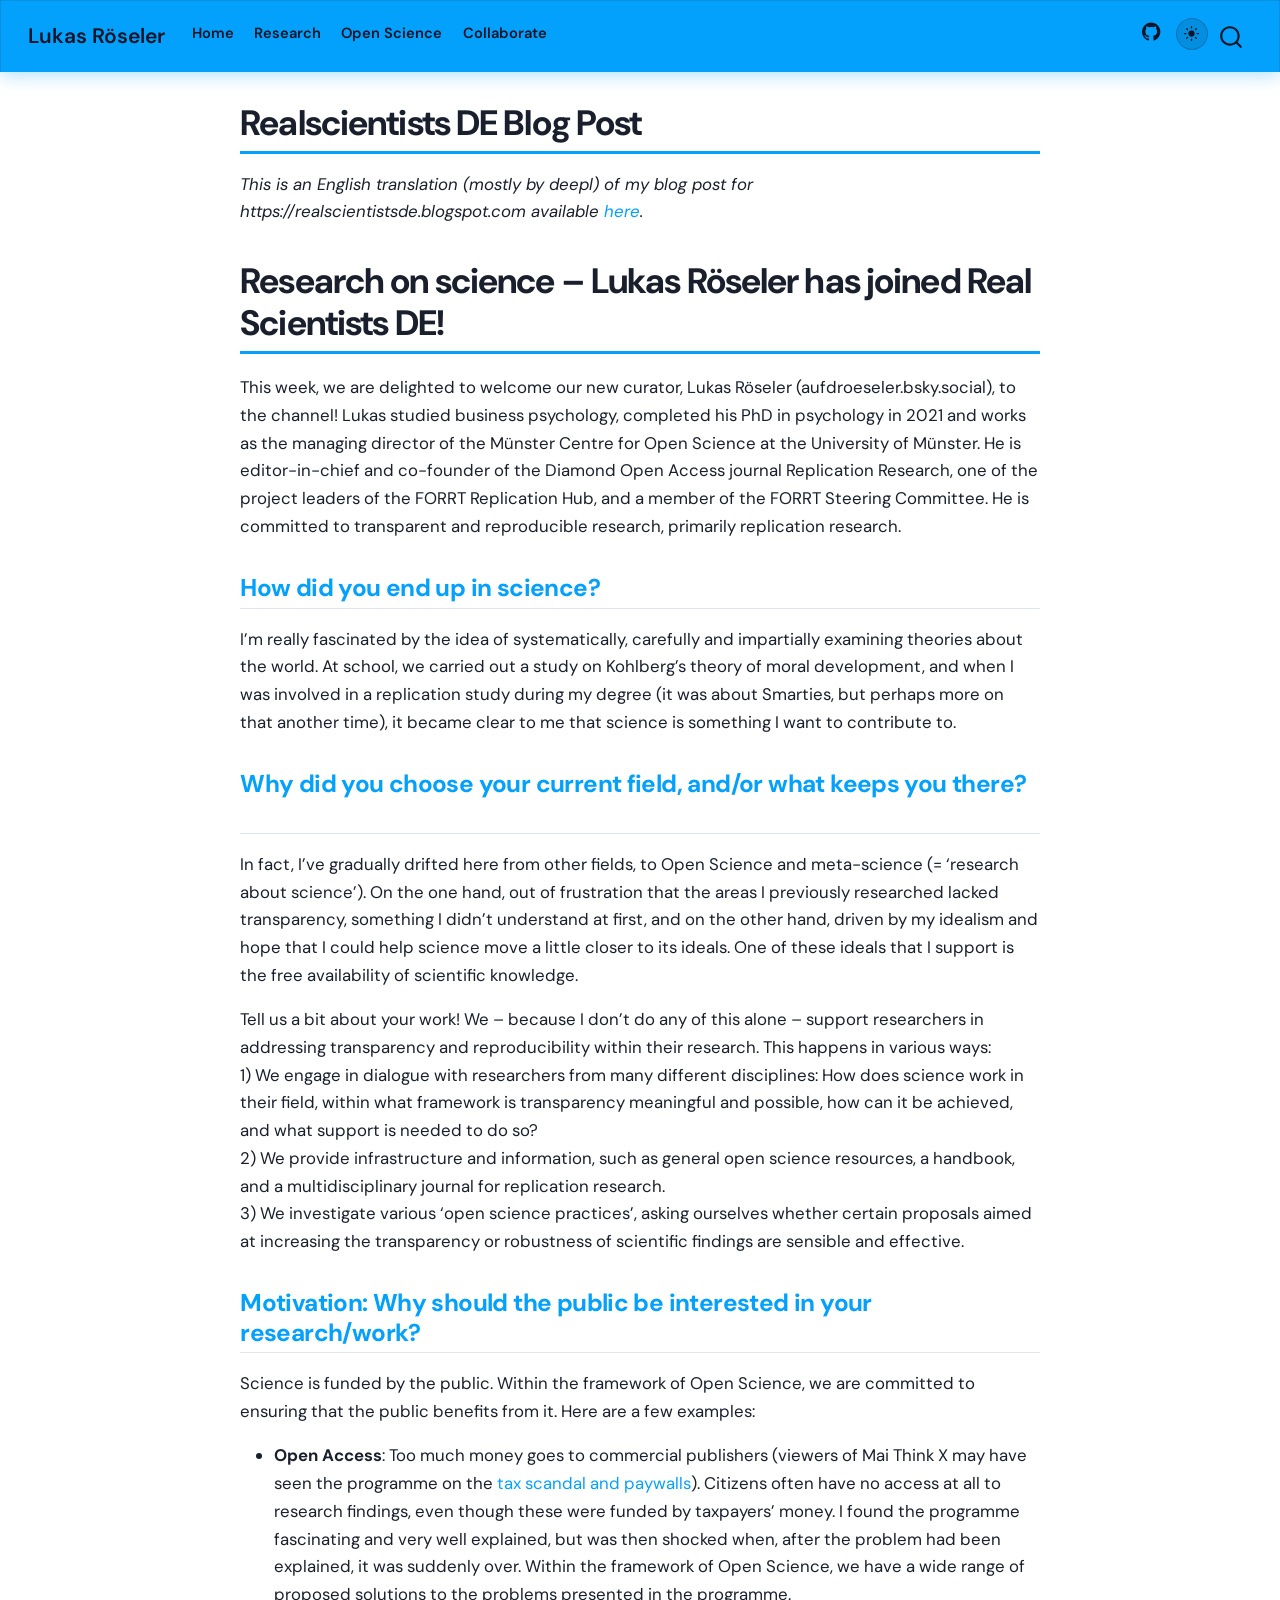
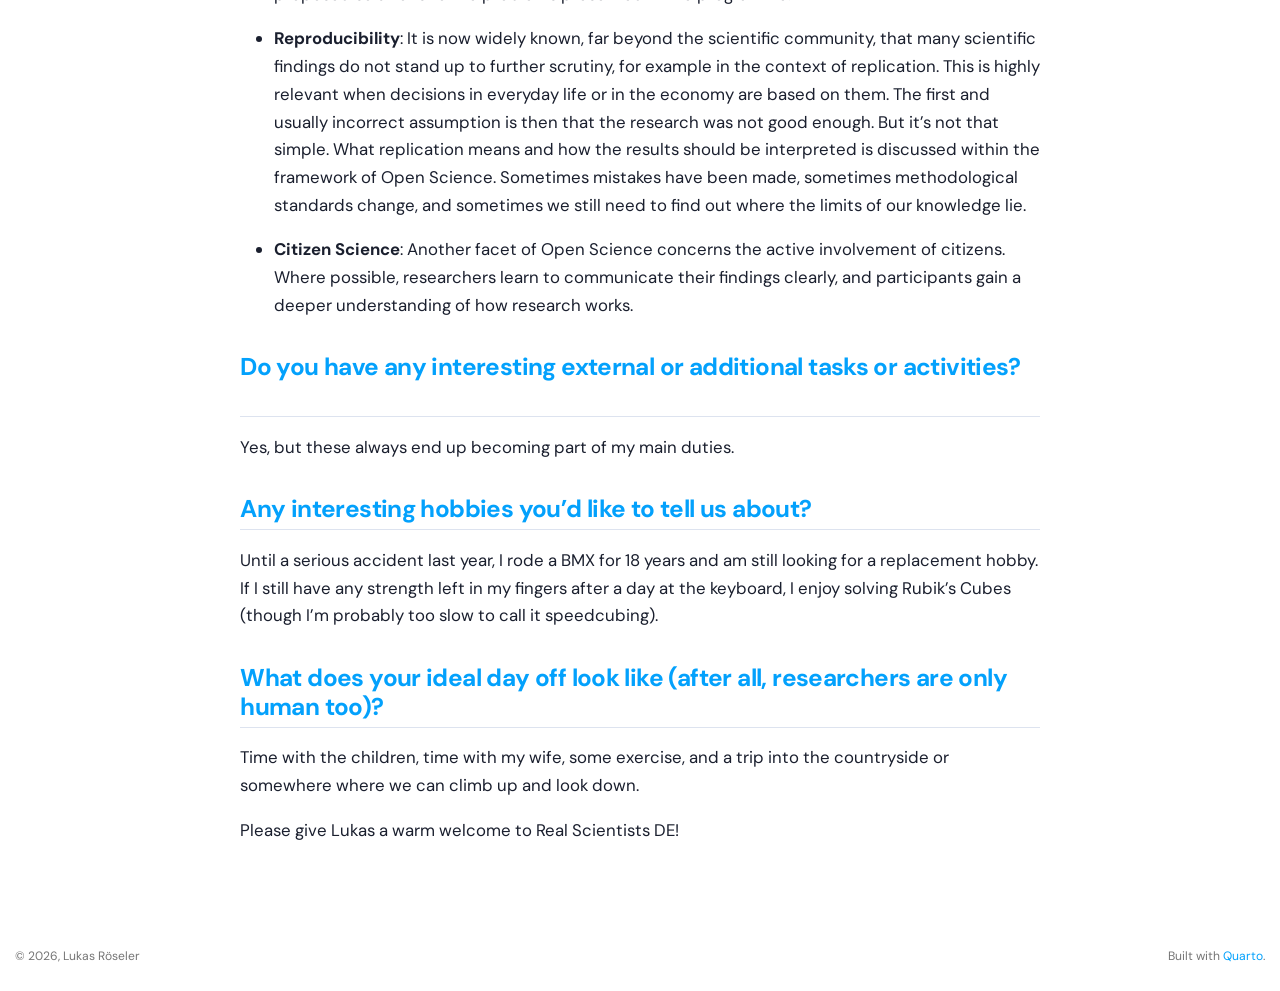
<file: realscientistsde.html>
<!DOCTYPE html>
<html xmlns="http://www.w3.org/1999/xhtml" lang="en" xml:lang="en"><head>

<meta charset="utf-8">
<meta name="generator" content="quarto-1.10.19">

<meta name="viewport" content="width=device-width, initial-scale=1.0, user-scalable=yes">


<title>Realscientists DE Blog Post – Lukas Röseler</title>
<style>
/* Default styles provided by pandoc.
** See https://pandoc.org/MANUAL.html#variables-for-html for config info.
*/
span.smallcaps{font-variant: small-caps;}
div.columns{display: flex; gap: 1.5em;}
div.column{flex: auto;}
@media screen {
div.columns{gap: min(4vw, 1.5em);}
div.column{overflow-x: auto;}
}
div.hanging-indent{margin-left: 1.5em; text-indent: -1.5em;}
ul.task-list{list-style: none;}
ul.task-list li input[type="checkbox"] {
  width: 0.8em;
  margin: 0 0.8em 0.2em -1em; /* quarto-specific, see https://github.com/quarto-dev/quarto-cli/issues/4556 */ 
  vertical-align: middle;
}
</style>


<script src="site_libs/quarto-nav/quarto-nav.js"></script>
<script src="site_libs/quarto-nav/headroom.min.js"></script>
<script src="site_libs/clipboard/clipboard.min.js"></script>
<script src="site_libs/quarto-search/autocomplete.umd.js"></script>
<script src="site_libs/quarto-search/fuse.min.js"></script>
<script src="site_libs/quarto-search/quarto-search.js"></script>
<meta name="quarto:offset" content="./">
<link href="./favicon.ico" rel="icon">
<script src="site_libs/quarto-html/quarto.js" type="module"></script>
<script src="site_libs/quarto-html/tabsets/tabsets.js" type="module"></script>
<script src="site_libs/quarto-html/popper.min.js"></script>
<script src="site_libs/quarto-html/tippy.umd.min.js"></script>
<script src="site_libs/quarto-html/anchor.min.js"></script>
<link href="site_libs/quarto-html/tippy.css" rel="stylesheet">
<link href="site_libs/quarto-html/quarto-syntax-highlighting-bf27225e3a48a9273f3daa8f8e829971.css" rel="stylesheet" class="quarto-color-scheme" id="quarto-text-highlighting-styles">
<link href="site_libs/quarto-html/quarto-syntax-highlighting-dark-b626d73c4c936ccc3cb08be7d45d1df6.css" rel="stylesheet" class="quarto-color-scheme quarto-color-alternate" id="quarto-text-highlighting-styles">
<link href="site_libs/quarto-html/quarto-syntax-highlighting-bf27225e3a48a9273f3daa8f8e829971.css" rel="stylesheet" class="quarto-color-scheme-extra" id="quarto-text-highlighting-styles">
<script src="site_libs/bootstrap/bootstrap.min.js"></script>
<link href="site_libs/bootstrap/bootstrap-icons.css" rel="stylesheet">
<link href="site_libs/bootstrap/bootstrap-607f10d79fe374fc803a37cb0986e041.min.css" rel="stylesheet" append-hash="true" class="quarto-color-scheme" id="quarto-bootstrap" data-mode="light">
<link href="site_libs/bootstrap/bootstrap-dark-40adf02c804d6cca1117260b0ceeb7f6.min.css" rel="stylesheet" append-hash="true" class="quarto-color-scheme quarto-color-alternate" id="quarto-bootstrap" data-mode="dark">
<link href="site_libs/bootstrap/bootstrap-607f10d79fe374fc803a37cb0986e041.min.css" rel="stylesheet" append-hash="true" class="quarto-color-scheme-extra" id="quarto-bootstrap" data-mode="light">
<script id="quarto-search-options" type="application/json">{
  "location": "navbar",
  "copy-button": false,
  "collapse-after": 3,
  "panel-placement": "end",
  "type": "overlay",
  "limit": 50,
  "keyboard-shortcut": [
    "f",
    "/",
    "s"
  ],
  "show-item-context": false,
  "language": {
    "search-no-results-text": "No results",
    "search-matching-documents-text": "matching documents",
    "search-copy-link-title": "Copy link to search",
    "search-hide-matches-text": "Hide additional matches",
    "search-more-match-text": "more match in this document",
    "search-more-matches-text": "more matches in this document",
    "search-clear-button-title": "Clear",
    "search-text-placeholder": "",
    "search-detached-cancel-button-title": "Cancel",
    "search-submit-button-title": "Submit",
    "search-label": "Search"
  }
}</script>
<!-- ═══════════════════════════════════════════════════════════
     GLOBAL DARK MODE — injected on every page via _quarto.yml
     include-in-header: _include-header.html
     ═══════════════════════════════════════════════════════════ -->
<link rel="icon" type="image/svg+xml" href="favicon.svg">
<link rel="icon" type="image/png" sizes="32x32" href="favicon-32x32.png">
<link rel="apple-touch-icon" sizes="180x180" href="favicon-256.png">
<script>
/* Restore saved theme immediately to avoid flash-of-wrong-theme */
(function(){
  var t = localStorage.getItem('lr-theme');
  if(t) document.documentElement.setAttribute('data-bs-theme', t);
})();
</script>
<script>
document.addEventListener('DOMContentLoaded', function(){
  /* Guard: only inject once even if script runs twice */
  if(document.getElementById('darkmode-toggle')) return;

  var btn = document.createElement('button');
  btn.id = 'darkmode-toggle';
  btn.title = 'Toggle light / dark mode';
  btn.setAttribute('aria-label', 'Toggle light/dark mode');

  /* Moon = shown in light mode; Sun = shown in dark mode */
  btn.innerHTML =
    '<svg class="dm-moon" viewBox="0 0 24 24" xmlns="http://www.w3.org/2000/svg">' +
      '<path d="M21 12.79A9 9 0 1 1 11.21 3 7 7 0 0 0 21 12.79z"/>' +
    '</svg>' +
    '<svg class="dm-sun" viewBox="0 0 24 24" xmlns="http://www.w3.org/2000/svg">' +
      '<circle cx="12" cy="12" r="5"/>' +
      '<line x1="12" y1="1"  x2="12" y2="3"/>' +
      '<line x1="12" y1="21" x2="12" y2="23"/>' +
      '<line x1="4.22"  y1="4.22"  x2="5.64"  y2="5.64"/>' +
      '<line x1="18.36" y1="18.36" x2="19.78" y2="19.78"/>' +
      '<line x1="1"  y1="12" x2="3"  y2="12"/>' +
      '<line x1="21" y1="12" x2="23" y2="12"/>' +
      '<line x1="4.22"  y1="19.78" x2="5.64"  y2="18.36"/>' +
      '<line x1="18.36" y1="5.64"  x2="19.78" y2="4.22"/>' +
    '</svg>';

  btn.addEventListener('click', function(){
    var isDark = document.documentElement.getAttribute('data-bs-theme') === 'dark';
    var next = isDark ? 'light' : 'dark';
    document.documentElement.setAttribute('data-bs-theme', next);
    localStorage.setItem('lr-theme', next);
  });

  /* Append to the rightmost .navbar-nav list */
  var navLists = document.querySelectorAll('.navbar-nav');
  var target = navLists[navLists.length - 1];
  if(target){
    var li = document.createElement('li');
    li.className = 'nav-item d-flex align-items-center';
    li.appendChild(btn);
    target.appendChild(li);
  }
});
</script>


</head>

<body class="nav-fixed fullcontent quarto-light"><script id="quarto-html-before-body" type="application/javascript">
    const toggleBodyColorMode = (bsSheetEl) => {
      const mode = bsSheetEl.getAttribute("data-mode");
      const bodyEl = window.document.querySelector("body");
      if (mode === "dark") {
        bodyEl.classList.add("quarto-dark");
        bodyEl.classList.remove("quarto-light");
      } else {
        bodyEl.classList.add("quarto-light");
        bodyEl.classList.remove("quarto-dark");
      }
    }
    const toggleBodyColorPrimary = () => {
      const bsSheetEl = window.document.querySelector("link#quarto-bootstrap:not([rel=disabled-stylesheet])");
      if (bsSheetEl) {
        toggleBodyColorMode(bsSheetEl);
      }
    }
    const setColorSchemeToggle = (alternate) => {
      const toggles = window.document.querySelectorAll('.quarto-color-scheme-toggle');
      for (let i=0; i < toggles.length; i++) {
        const toggle = toggles[i];
        if (toggle) {
          if (alternate) {
            toggle.classList.add("alternate");
          } else {
            toggle.classList.remove("alternate");
          }
        }
      }
    };
    const toggleColorMode = (alternate) => {
      // Switch the stylesheets
      const primaryStylesheets = window.document.querySelectorAll('link.quarto-color-scheme:not(.quarto-color-alternate)');
      const alternateStylesheets = window.document.querySelectorAll('link.quarto-color-scheme.quarto-color-alternate');
      manageTransitions('#quarto-margin-sidebar .nav-link', false);
      if (alternate) {
        // note: dark is layered on light, we don't disable primary!
        enableStylesheet(alternateStylesheets);
        for (const sheetNode of alternateStylesheets) {
          if (sheetNode.id === "quarto-bootstrap") {
            toggleBodyColorMode(sheetNode);
          }
        }
      } else {
        disableStylesheet(alternateStylesheets);
        enableStylesheet(primaryStylesheets)
        toggleBodyColorPrimary();
      }
      manageTransitions('#quarto-margin-sidebar .nav-link', true);
      // Switch the toggles
      setColorSchemeToggle(alternate)
      // Hack to workaround the fact that safari doesn't
      // properly recolor the scrollbar when toggling (#1455)
      if (navigator.userAgent.indexOf('Safari') > 0 && navigator.userAgent.indexOf('Chrome') == -1) {
        manageTransitions("body", false);
        window.scrollTo(0, 1);
        setTimeout(() => {
          window.scrollTo(0, 0);
          manageTransitions("body", true);
        }, 40);
      }
    }
    const disableStylesheet = (stylesheets) => {
      for (let i=0; i < stylesheets.length; i++) {
        const stylesheet = stylesheets[i];
        stylesheet.rel = 'disabled-stylesheet';
      }
    }
    const enableStylesheet = (stylesheets) => {
      for (let i=0; i < stylesheets.length; i++) {
        const stylesheet = stylesheets[i];
        if(stylesheet.rel !== 'stylesheet') { // for Chrome, which will still FOUC without this check
          stylesheet.rel = 'stylesheet';
        }
      }
    }
    const manageTransitions = (selector, allowTransitions) => {
      const els = window.document.querySelectorAll(selector);
      for (let i=0; i < els.length; i++) {
        const el = els[i];
        if (allowTransitions) {
          el.classList.remove('notransition');
        } else {
          el.classList.add('notransition');
        }
      }
    }
    const isFileUrl = () => {
      return window.location.protocol === 'file:';
    }
    const hasAlternateSentinel = () => {
      let styleSentinel = getColorSchemeSentinel();
      if (styleSentinel !== null) {
        return styleSentinel === "alternate";
      } else {
        return false;
      }
    }
    const setStyleSentinel = (alternate) => {
      const value = alternate ? "alternate" : "default";
      if (!isFileUrl()) {
        window.localStorage.setItem("quarto-color-scheme", value);
      } else {
        localAlternateSentinel = value;
      }
    }
    const getColorSchemeSentinel = () => {
      if (!isFileUrl()) {
        const storageValue = window.localStorage.getItem("quarto-color-scheme");
        return storageValue != null ? storageValue : localAlternateSentinel;
      } else {
        return localAlternateSentinel;
      }
    }
    const toggleGiscusIfUsed = (isAlternate, darkModeDefault) => {
      const baseTheme = document.querySelector('#giscus-base-theme')?.value ?? 'light';
      const alternateTheme = document.querySelector('#giscus-alt-theme')?.value ?? 'dark';
      let newTheme = '';
      if(authorPrefersDark) {
        newTheme = isAlternate ? baseTheme : alternateTheme;
      } else {
        newTheme = isAlternate ? alternateTheme : baseTheme;
      }
      const changeGiscusTheme = () => {
        // From: https://github.com/giscus/giscus/issues/336
        const sendMessage = (message) => {
          const iframe = document.querySelector('iframe.giscus-frame');
          if (!iframe) return;
          iframe.contentWindow.postMessage({ giscus: message }, 'https://giscus.app');
        }
        sendMessage({
          setConfig: {
            theme: newTheme
          }
        });
      }
      const isGiscussLoaded = window.document.querySelector('iframe.giscus-frame') !== null;
      if (isGiscussLoaded) {
        changeGiscusTheme();
      }
    };
    const authorPrefersDark = false;
    const darkModeDefault = authorPrefersDark;
      document.querySelector('link#quarto-text-highlighting-styles.quarto-color-scheme-extra').rel = 'disabled-stylesheet';
      document.querySelector('link#quarto-bootstrap.quarto-color-scheme-extra').rel = 'disabled-stylesheet';
    let localAlternateSentinel = darkModeDefault ? 'alternate' : 'default';
    // Dark / light mode switch
    window.quartoToggleColorScheme = () => {
      // Read the current dark / light value
      let toAlternate = !hasAlternateSentinel();
      toggleColorMode(toAlternate);
      setStyleSentinel(toAlternate);
      toggleGiscusIfUsed(toAlternate, darkModeDefault);
      window.dispatchEvent(new Event('resize'));
    };
    // Switch to dark mode if need be
    if (hasAlternateSentinel()) {
      toggleColorMode(true);
    } else {
      toggleColorMode(false);
    }
  </script>

<div id="quarto-search-results"></div>
  <header id="quarto-header" class="headroom fixed-top">
    <nav class="navbar navbar-expand-lg " data-bs-theme="dark">
      <div class="navbar-container container-fluid">
      <div class="navbar-brand-container mx-auto">
    <a class="navbar-brand" href="./index.html">
    <span class="navbar-title">Lukas Röseler</span>
    </a>
  </div>
            <div id="quarto-search" class="" title="Search"></div>
          <button class="navbar-toggler" type="button" data-bs-toggle="collapse" data-bs-target="#navbarCollapse" aria-controls="navbarCollapse" role="menu" aria-expanded="false" aria-label="Toggle navigation" onclick="if (window.quartoToggleHeadroom) { window.quartoToggleHeadroom(); }">
  <span class="navbar-toggler-icon"></span>
</button>
          <div class="collapse navbar-collapse" id="navbarCollapse">
            <ul class="navbar-nav navbar-nav-scroll me-auto">
  <li class="nav-item">
    <a class="nav-link" href="./index.html"> 
<span class="menu-text">Home</span></a>
  </li>  
  <li class="nav-item">
    <a class="nav-link" href="./research.html"> 
<span class="menu-text">Research</span></a>
  </li>  
  <li class="nav-item">
    <a class="nav-link" href="./openscience.html"> 
<span class="menu-text">Open Science</span></a>
  </li>  
  <li class="nav-item">
    <a class="nav-link" href="./collaborate.html"> 
<span class="menu-text">Collaborate</span></a>
  </li>  
</ul>
            <ul class="navbar-nav navbar-nav-scroll ms-auto">
  <li class="nav-item compact">
    <a class="nav-link" href="https://github.com/lukasroeseler"> <i class="bi bi-github" role="img" aria-label="GitHub">
</i> 
<span class="menu-text"></span></a>
  </li>  
</ul>
          </div> <!-- /navcollapse -->
            <div class="quarto-navbar-tools">
  <a href="" class="quarto-color-scheme-toggle quarto-navigation-tool  px-1" onclick="window.quartoToggleColorScheme(); return false;" title="Toggle dark mode"><i class="bi"></i></a>
</div>
      </div> <!-- /container-fluid -->
    </nav>
</header>
<!-- content -->
<div id="quarto-content" class="quarto-container page-columns page-rows-contents page-layout-article page-navbar">
<!-- sidebar -->
<!-- margin-sidebar -->
    
<!-- main -->
<main class="content" id="quarto-document-content">


<header id="title-block-header" class="quarto-title-block default">
<div class="quarto-title">
<h1 class="title">Realscientists DE Blog Post</h1>
</div>



<div class="quarto-title-meta">

    
  
    
  </div>
  


</header>


<p><em>This is an English translation (mostly by deepl) of my blog post for https://realscientistsde.blogspot.com available <a href="https://realscientistsde.blogspot.com/2026/05/forschung-uber-wissenschaft-lukas.html">here</a>.</em></p>
<section id="research-on-science-lukas-röseler-has-joined-real-scientists-de" class="level1">
<h1>Research on science – Lukas Röseler has joined Real Scientists DE!</h1>
<p>This week, we are delighted to welcome our new curator, Lukas Röseler (aufdroeseler.bsky.social), to the channel! Lukas studied business psychology, completed his PhD in psychology in 2021 and works as the managing director of the Münster Centre for Open Science at the University of Münster. He is editor-in-chief and co-founder of the Diamond Open Access journal Replication Research, one of the project leaders of the FORRT Replication Hub, and a member of the FORRT Steering Committee. He is committed to transparent and reproducible research, primarily replication research.</p>
<section id="how-did-you-end-up-in-science" class="level2">
<h2 class="anchored" data-anchor-id="how-did-you-end-up-in-science">How did you end up in science?</h2>
<p>I’m really fascinated by the idea of systematically, carefully and impartially examining theories about the world. At school, we carried out a study on Kohlberg’s theory of moral development, and when I was involved in a replication study during my degree (it was about Smarties, but perhaps more on that another time), it became clear to me that science is something I want to contribute to.</p>
</section>
<section id="why-did-you-choose-your-current-field-andor-what-keeps-you-there" class="level2">
<h2 class="anchored" data-anchor-id="why-did-you-choose-your-current-field-andor-what-keeps-you-there">Why did you choose your current field, and/or what keeps you there?</h2>
<p>In fact, I’ve gradually drifted here from other fields, to Open Science and meta-science (= ‘research about science’). On the one hand, out of frustration that the areas I previously researched lacked transparency, something I didn’t understand at first, and on the other hand, driven by my idealism and hope that I could help science move a little closer to its ideals. One of these ideals that I support is the free availability of scientific knowledge.</p>
<p>Tell us a bit about your work! We – because I don’t do any of this alone – support researchers in addressing transparency and reproducibility within their research. This happens in various ways:<br>
1) We engage in dialogue with researchers from many different disciplines: How does science work in their field, within what framework is transparency meaningful and possible, how can it be achieved, and what support is needed to do so?<br>
2) We provide infrastructure and information, such as general open science resources, a handbook, and a multidisciplinary journal for replication research.<br>
3) We investigate various ‘open science practices’, asking ourselves whether certain proposals aimed at increasing the transparency or robustness of scientific findings are sensible and effective.</p>
</section>
<section id="motivation-why-should-the-public-be-interested-in-your-researchwork" class="level2">
<h2 class="anchored" data-anchor-id="motivation-why-should-the-public-be-interested-in-your-researchwork">Motivation: Why should the public be interested in your research/work?</h2>
<p>Science is funded by the public. Within the framework of Open Science, we are committed to ensuring that the public benefits from it. Here are a few examples:</p>
<ul>
<li><p><strong>Open Access</strong>: Too much money goes to commercial publishers (viewers of Mai Think X may have seen the programme on the <a href="https://www.zdf.de/video/shows/mai-think-x-die-show-102/maithink-x-publikation-100">tax scandal and paywalls</a>). Citizens often have no access at all to research findings, even though these were funded by taxpayers’ money. I found the programme fascinating and very well explained, but was then shocked when, after the problem had been explained, it was suddenly over. Within the framework of Open Science, we have a wide range of proposed solutions to the problems presented in the programme.</p></li>
<li><p><strong>Reproducibility</strong>: It is now widely known, far beyond the scientific community, that many scientific findings do not stand up to further scrutiny, for example in the context of replication. This is highly relevant when decisions in everyday life or in the economy are based on them. The first and usually incorrect assumption is then that the research was not good enough. But it’s not that simple. What replication means and how the results should be interpreted is discussed within the framework of Open Science. Sometimes mistakes have been made, sometimes methodological standards change, and sometimes we still need to find out where the limits of our knowledge lie.</p></li>
<li><p><strong>Citizen Science</strong>: Another facet of Open Science concerns the active involvement of citizens. Where possible, researchers learn to communicate their findings clearly, and participants gain a deeper understanding of how research works.</p></li>
</ul>
</section>
<section id="do-you-have-any-interesting-external-or-additional-tasks-or-activities" class="level2">
<h2 class="anchored" data-anchor-id="do-you-have-any-interesting-external-or-additional-tasks-or-activities">Do you have any interesting external or additional tasks or activities?</h2>
<p>Yes, but these always end up becoming part of my main duties.</p>
</section>
<section id="any-interesting-hobbies-youd-like-to-tell-us-about" class="level2">
<h2 class="anchored" data-anchor-id="any-interesting-hobbies-youd-like-to-tell-us-about">Any interesting hobbies you’d like to tell us about?</h2>
<p>Until a serious accident last year, I rode a BMX for 18 years and am still looking for a replacement hobby. If I still have any strength left in my fingers after a day at the keyboard, I enjoy solving Rubik’s Cubes (though I’m probably too slow to call it speedcubing).</p>
</section>
<section id="what-does-your-ideal-day-off-look-like-after-all-researchers-are-only-human-too" class="level2">
<h2 class="anchored" data-anchor-id="what-does-your-ideal-day-off-look-like-after-all-researchers-are-only-human-too">What does your ideal day off look like (after all, researchers are only human too)?</h2>
<p>Time with the children, time with my wife, some exercise, and a trip into the countryside or somewhere where we can climb up and look down.</p>
<p>Please give Lukas a warm welcome to Real Scientists DE!</p>


</section>
</section>

</main> <!-- /main -->
<script id="quarto-html-after-body" type="application/javascript">
  window.document.addEventListener("DOMContentLoaded", function (event) {
    // Ensure there is a toggle, if there isn't float one in the top right
    if (window.document.querySelector('.quarto-color-scheme-toggle') === null) {
      const a = window.document.createElement('a');
      a.classList.add('top-right');
      a.classList.add('quarto-color-scheme-toggle');
      a.href = "";
      a.onclick = function() { try { window.quartoToggleColorScheme(); } catch {} return false; };
      const i = window.document.createElement("i");
      i.classList.add('bi');
      a.appendChild(i);
      window.document.body.appendChild(a);
    }
    setColorSchemeToggle(hasAlternateSentinel())
    const icon = "";
    const anchorJS = new window.AnchorJS();
    anchorJS.options = {
      placement: 'right',
      icon: icon
    };
    anchorJS.add('.anchored');
    const isCodeAnnotation = (el) => {
      for (const clz of el.classList) {
        if (clz.startsWith('code-annotation-')) {                     
          return true;
        }
      }
      return false;
    }
    const onCopySuccess = function(e) {
      // button target
      const button = e.trigger;
      // don't keep focus
      button.blur();
      // flash "checked"
      button.classList.add('code-copy-button-checked');
      var currentTitle = button.getAttribute("title");
      button.setAttribute("title", "Copied!");
      let tooltip;
      if (window.bootstrap) {
        button.setAttribute("data-bs-toggle", "tooltip");
        button.setAttribute("data-bs-placement", "left");
        button.setAttribute("data-bs-title", "Copied!");
        tooltip = new bootstrap.Tooltip(button, 
          { trigger: "manual", 
            customClass: "code-copy-button-tooltip",
            offset: [0, -8]});
        tooltip.show();    
      }
      setTimeout(function() {
        if (tooltip) {
          tooltip.hide();
          button.removeAttribute("data-bs-title");
          button.removeAttribute("data-bs-toggle");
          button.removeAttribute("data-bs-placement");
        }
        button.setAttribute("title", currentTitle);
        button.classList.remove('code-copy-button-checked');
      }, 1000);
      // clear code selection
      e.clearSelection();
    }
    const getTextToCopy = function(trigger) {
      const outerScaffold = trigger.parentElement.cloneNode(true);
      const codeEl = outerScaffold.querySelector('code');
      for (const childEl of codeEl.children) {
        if (isCodeAnnotation(childEl)) {
          childEl.remove();
        }
      }
      return codeEl.innerText;
    }
    const clipboard = new window.ClipboardJS('.code-copy-button:not([data-in-quarto-modal])', {
      text: getTextToCopy
    });
    clipboard.on('success', onCopySuccess);
    if (window.document.getElementById('quarto-embedded-source-code-modal')) {
      const clipboardModal = new window.ClipboardJS('.code-copy-button[data-in-quarto-modal]', {
        text: getTextToCopy,
        container: window.document.getElementById('quarto-embedded-source-code-modal')
      });
      clipboardModal.on('success', onCopySuccess);
    }
      var localhostRegex = new RegExp(/^(?:http|https):\/\/localhost\:?[0-9]*\//);
      var mailtoRegex = new RegExp(/^mailto:/);
        var filterRegex = new RegExp("https:\/\/LukasRoeseler\.github\.io\/home\/");
      var isInternal = (href) => {
          return filterRegex.test(href) || localhostRegex.test(href) || mailtoRegex.test(href);
      }
      // Inspect non-navigation links and adorn them if external
     var links = window.document.querySelectorAll('a[href]:not(.nav-link):not(.navbar-brand):not(.toc-action):not(.sidebar-link):not(.sidebar-item-toggle):not(.pagination-link):not(.no-external):not([aria-hidden]):not(.dropdown-item):not(.quarto-navigation-tool):not(.about-link)');
      for (var i=0; i<links.length; i++) {
        const link = links[i];
        if (!isInternal(link.href)) {
          // undo the damage that might have been done by quarto-nav.js in the case of
          // links that we want to consider external
          if (link.dataset.originalHref !== undefined) {
            link.href = link.dataset.originalHref;
          }
        }
      }
    function tippyHover(el, contentFn, onTriggerFn, onUntriggerFn) {
      const config = {
        allowHTML: true,
        maxWidth: 500,
        delay: 100,
        arrow: false,
        appendTo: function(el) {
            return el.parentElement;
        },
        interactive: true,
        interactiveBorder: 10,
        theme: 'quarto',
        placement: 'bottom-start',
      };
      if (contentFn) {
        config.content = contentFn;
      }
      if (onTriggerFn) {
        config.onTrigger = onTriggerFn;
      }
      if (onUntriggerFn) {
        config.onUntrigger = onUntriggerFn;
      }
      window.tippy(el, config); 
    }
    const noterefs = window.document.querySelectorAll('a[role="doc-noteref"]');
    for (var i=0; i<noterefs.length; i++) {
      const ref = noterefs[i];
      tippyHover(ref, function() {
        // use id or data attribute instead here
        let href = ref.getAttribute('data-footnote-href') || ref.getAttribute('href');
        try { href = new URL(href).hash; } catch {}
        const id = href.replace(/^#\/?/, "");
        const note = window.document.getElementById(id);
        if (note) {
          return note.innerHTML;
        } else {
          return "";
        }
      });
    }
    const xrefs = window.document.querySelectorAll('a.quarto-xref');
    const processXRef = (id, note) => {
      // Strip column container classes
      const stripColumnClz = (el) => {
        el.classList.remove("page-full", "page-columns");
        if (el.children) {
          for (const child of el.children) {
            stripColumnClz(child);
          }
        }
      }
      stripColumnClz(note)
      if (id === null || id.startsWith('sec-')) {
        // Special case sections, only their first couple elements
        const container = document.createElement("div");
        if (note.children && note.children.length > 2) {
          container.appendChild(note.children[0].cloneNode(true));
          for (let i = 1; i < note.children.length; i++) {
            const child = note.children[i];
            if (child.tagName === "P" && child.innerText === "") {
              continue;
            } else {
              container.appendChild(child.cloneNode(true));
              break;
            }
          }
          if (window.Quarto?.typesetMath) {
            window.Quarto.typesetMath(container);
          }
          return container.innerHTML
        } else {
          if (window.Quarto?.typesetMath) {
            window.Quarto.typesetMath(note);
          }
          return note.innerHTML;
        }
      } else {
        // Remove any anchor links if they are present
        const anchorLink = note.querySelector('a.anchorjs-link');
        if (anchorLink) {
          anchorLink.remove();
        }
        if (window.Quarto?.typesetMath) {
          window.Quarto.typesetMath(note);
        }
        if (note.classList.contains("callout")) {
          return note.outerHTML;
        } else {
          return note.innerHTML;
        }
      }
    }
    for (var i=0; i<xrefs.length; i++) {
      const xref = xrefs[i];
      tippyHover(xref, undefined, function(instance) {
        instance.disable();
        let url = xref.getAttribute('href');
        let hash = undefined; 
        if (url.startsWith('#')) {
          hash = url;
        } else {
          try { hash = new URL(url).hash; } catch {}
        }
        if (hash) {
          const id = hash.replace(/^#\/?/, "");
          const note = window.document.getElementById(id);
          if (note !== null) {
            try {
              const html = processXRef(id, note.cloneNode(true));
              instance.setContent(html);
            } finally {
              instance.enable();
              instance.show();
            }
          } else {
            // See if we can fetch this
            fetch(url.split('#')[0])
            .then(res => res.text())
            .then(html => {
              const parser = new DOMParser();
              const htmlDoc = parser.parseFromString(html, "text/html");
              const note = htmlDoc.getElementById(id);
              if (note !== null) {
                const html = processXRef(id, note);
                instance.setContent(html);
              } 
            }).finally(() => {
              instance.enable();
              instance.show();
            });
          }
        } else {
          // See if we can fetch a full url (with no hash to target)
          // This is a special case and we should probably do some content thinning / targeting
          fetch(url)
          .then(res => res.text())
          .then(html => {
            const parser = new DOMParser();
            const htmlDoc = parser.parseFromString(html, "text/html");
            const note = htmlDoc.querySelector('main.content');
            if (note !== null) {
              // This should only happen for chapter cross references
              // (since there is no id in the URL)
              // remove the first header
              if (note.children.length > 0 && note.children[0].tagName === "HEADER") {
                note.children[0].remove();
              }
              const html = processXRef(null, note);
              instance.setContent(html);
            } 
          }).finally(() => {
            instance.enable();
            instance.show();
          });
        }
      }, function(instance) {
      });
    }
        let selectedAnnoteEl;
        const selectorForAnnotation = ( cell, annotation) => {
          let cellAttr = 'data-code-cell="' + cell + '"';
          let lineAttr = 'data-code-annotation="' +  annotation + '"';
          const selector = 'span[' + cellAttr + '][' + lineAttr + ']';
          return selector;
        }
        const selectCodeLines = (annoteEl) => {
          const doc = window.document;
          const targetCell = annoteEl.getAttribute("data-target-cell");
          const targetAnnotation = annoteEl.getAttribute("data-target-annotation");
          const annoteSpan = window.document.querySelector(selectorForAnnotation(targetCell, targetAnnotation));
          const lines = annoteSpan.getAttribute("data-code-lines").split(",");
          const lineIds = lines.map((line) => {
            return targetCell + "-" + line;
          })
          let top = null;
          let height = null;
          let parent = null;
          if (lineIds.length > 0) {
              //compute the position of the single el (top and bottom and make a div)
              const el = window.document.getElementById(lineIds[0]);
              top = el.offsetTop;
              height = el.offsetHeight;
              parent = el.parentElement.parentElement;
            if (lineIds.length > 1) {
              const lastEl = window.document.getElementById(lineIds[lineIds.length - 1]);
              const bottom = lastEl.offsetTop + lastEl.offsetHeight;
              height = bottom - top;
            }
            if (top !== null && height !== null && parent !== null) {
              // cook up a div (if necessary) and position it 
              let div = window.document.getElementById("code-annotation-line-highlight");
              if (div === null) {
                div = window.document.createElement("div");
                div.setAttribute("id", "code-annotation-line-highlight");
                div.style.position = 'absolute';
                parent.appendChild(div);
              }
              div.style.top = top - 2 + "px";
              div.style.height = height + 4 + "px";
              div.style.left = 0;
              let gutterDiv = window.document.getElementById("code-annotation-line-highlight-gutter");
              if (gutterDiv === null) {
                gutterDiv = window.document.createElement("div");
                gutterDiv.setAttribute("id", "code-annotation-line-highlight-gutter");
                gutterDiv.style.position = 'absolute';
                const codeCell = window.document.getElementById(targetCell);
                const gutter = codeCell.querySelector('.code-annotation-gutter');
                gutter.appendChild(gutterDiv);
              }
              gutterDiv.style.top = top - 2 + "px";
              gutterDiv.style.height = height + 4 + "px";
            }
            selectedAnnoteEl = annoteEl;
          }
        };
        const unselectCodeLines = () => {
          const elementsIds = ["code-annotation-line-highlight", "code-annotation-line-highlight-gutter"];
          elementsIds.forEach((elId) => {
            const div = window.document.getElementById(elId);
            if (div) {
              div.remove();
            }
          });
          selectedAnnoteEl = undefined;
        };
          // Handle positioning of the toggle
      window.addEventListener(
        "resize",
        throttle(() => {
          elRect = undefined;
          if (selectedAnnoteEl) {
            selectCodeLines(selectedAnnoteEl);
          }
        }, 10)
      );
      function throttle(fn, ms) {
      let throttle = false;
      let timer;
        return (...args) => {
          if(!throttle) { // first call gets through
              fn.apply(this, args);
              throttle = true;
          } else { // all the others get throttled
              if(timer) clearTimeout(timer); // cancel #2
              timer = setTimeout(() => {
                fn.apply(this, args);
                timer = throttle = false;
              }, ms);
          }
        };
      }
        // Attach click handler to the DT
        const annoteDls = window.document.querySelectorAll('dt[data-target-cell]');
        for (const annoteDlNode of annoteDls) {
          annoteDlNode.addEventListener('click', (event) => {
            const clickedEl = event.target;
            if (clickedEl !== selectedAnnoteEl) {
              unselectCodeLines();
              const activeEl = window.document.querySelector('dt[data-target-cell].code-annotation-active');
              if (activeEl) {
                activeEl.classList.remove('code-annotation-active');
              }
              selectCodeLines(clickedEl);
              clickedEl.classList.add('code-annotation-active');
            } else {
              // Unselect the line
              unselectCodeLines();
              clickedEl.classList.remove('code-annotation-active');
            }
          });
        }
    const findCites = (el) => {
      const parentEl = el.parentElement;
      if (parentEl) {
        const cites = parentEl.dataset.cites;
        if (cites) {
          return {
            el,
            cites: cites.split(' ')
          };
        } else {
          return findCites(el.parentElement)
        }
      } else {
        return undefined;
      }
    };
    var bibliorefs = window.document.querySelectorAll('a[role="doc-biblioref"]');
    for (var i=0; i<bibliorefs.length; i++) {
      const ref = bibliorefs[i];
      const citeInfo = findCites(ref);
      if (citeInfo) {
        tippyHover(citeInfo.el, function() {
          var popup = window.document.createElement('div');
          citeInfo.cites.forEach(function(cite) {
            var citeDiv = window.document.createElement('div');
            citeDiv.classList.add('hanging-indent');
            citeDiv.classList.add('csl-entry');
            var biblioDiv = window.document.getElementById('ref-' + cite);
            if (biblioDiv) {
              citeDiv.innerHTML = biblioDiv.innerHTML;
            }
            popup.appendChild(citeDiv);
          });
          return popup.innerHTML;
        });
      }
    }
  });
  </script>
</div> <!-- /content -->
<footer class="footer">
  <div class="nav-footer">
    <div class="nav-footer-left">
<p>© 2026, Lukas Röseler</p>
</div>   
    <div class="nav-footer-center">
      &nbsp;
    </div>
    <div class="nav-footer-right">
<p>Built with <a href="https://quarto.org/">Quarto</a>.</p>
</div>
  </div>
</footer>




</body></html>
</file>
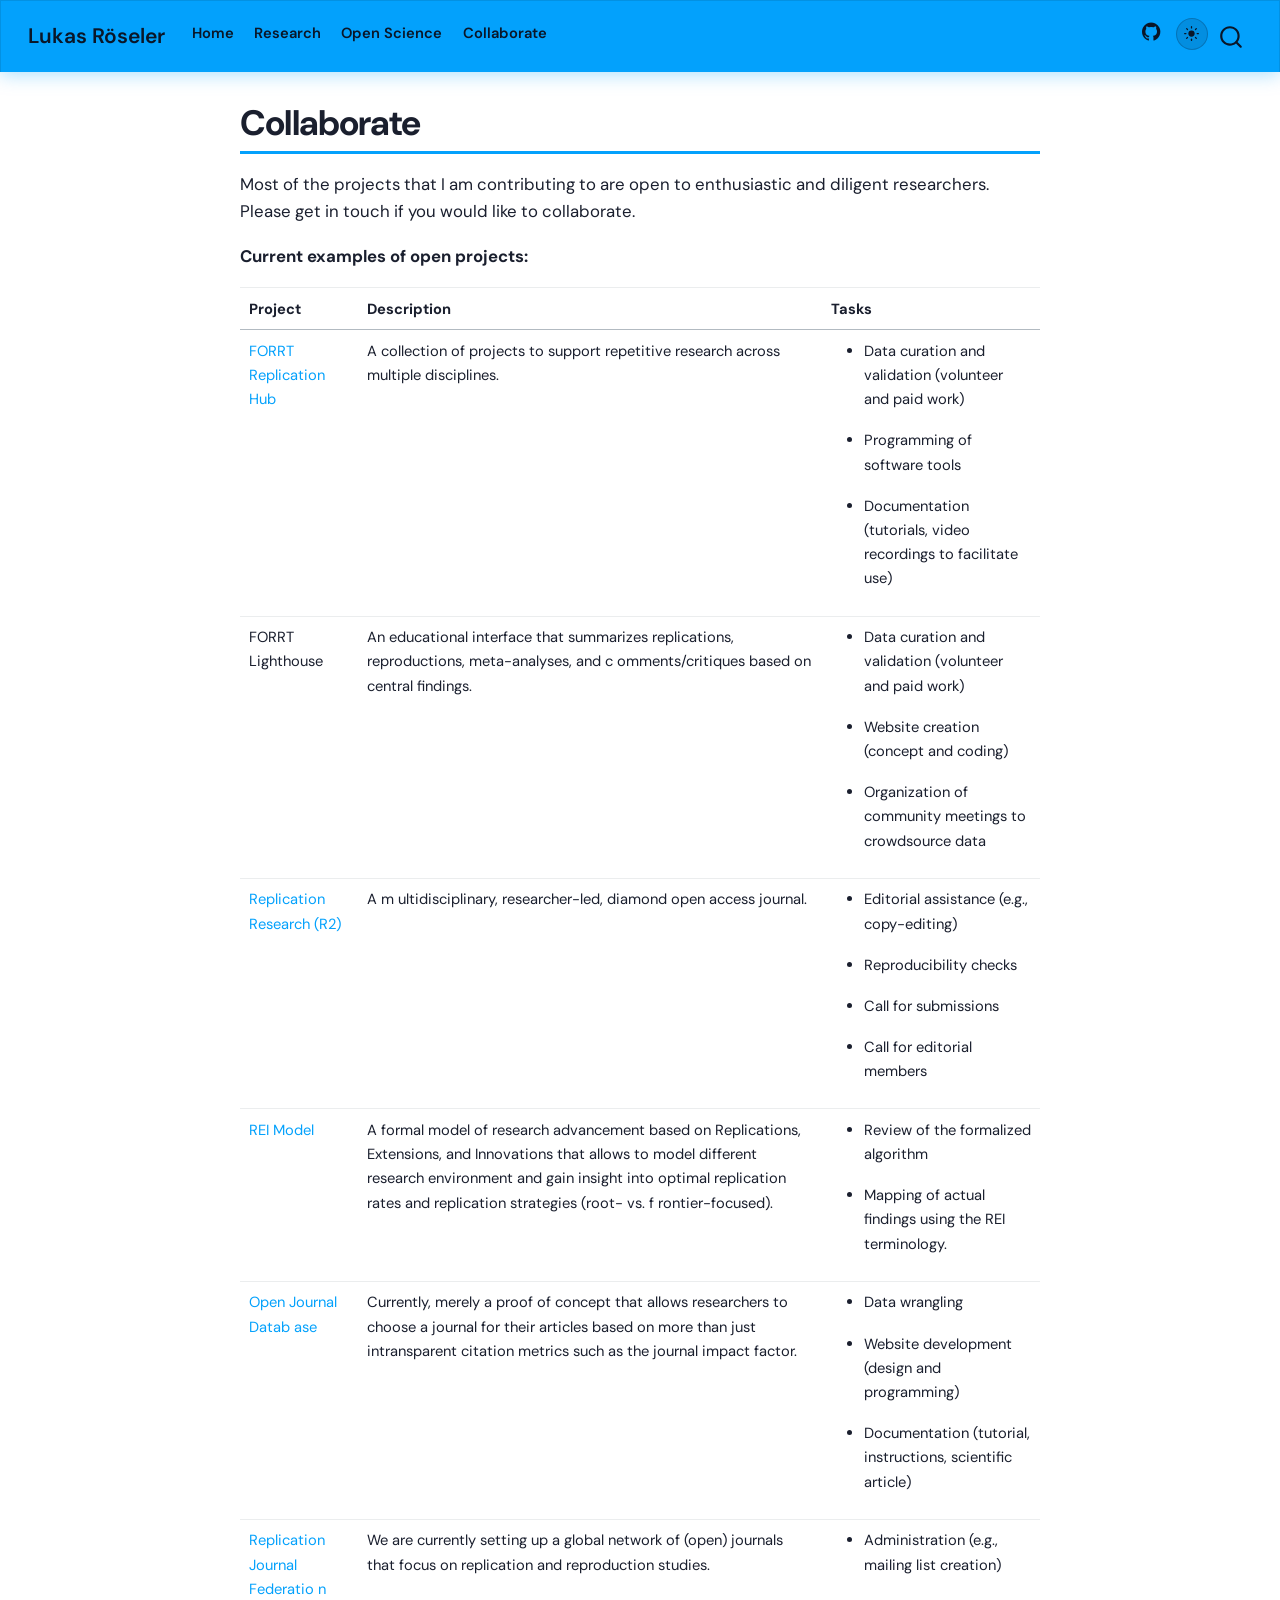
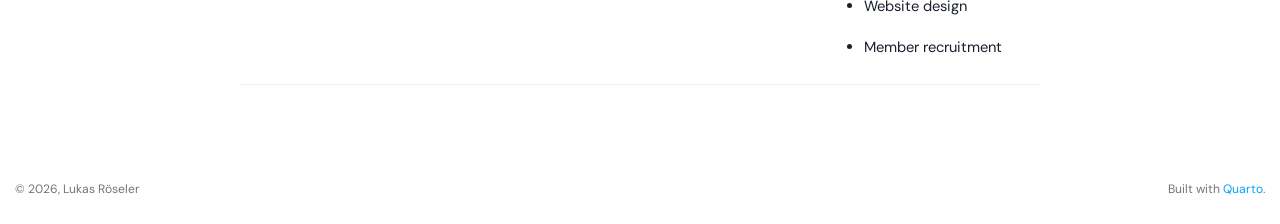
<file: docs/collaborate.html>
<!DOCTYPE html>
<html xmlns="http://www.w3.org/1999/xhtml" lang="en" xml:lang="en"><head>

<meta charset="utf-8">
<meta name="generator" content="quarto-1.5.53">

<meta name="viewport" content="width=device-width, initial-scale=1.0, user-scalable=yes">


<title>Collaborate – Lukas Röseler</title>
<style>
code{white-space: pre-wrap;}
span.smallcaps{font-variant: small-caps;}
div.columns{display: flex; gap: min(4vw, 1.5em);}
div.column{flex: auto; overflow-x: auto;}
div.hanging-indent{margin-left: 1.5em; text-indent: -1.5em;}
ul.task-list{list-style: none;}
ul.task-list li input[type="checkbox"] {
  width: 0.8em;
  margin: 0 0.8em 0.2em -1em; /* quarto-specific, see https://github.com/quarto-dev/quarto-cli/issues/4556 */ 
  vertical-align: middle;
}
</style>


<script src="site_libs/quarto-nav/quarto-nav.js"></script>
<script src="site_libs/quarto-nav/headroom.min.js"></script>
<script src="site_libs/clipboard/clipboard.min.js"></script>
<script src="site_libs/quarto-search/autocomplete.umd.js"></script>
<script src="site_libs/quarto-search/fuse.min.js"></script>
<script src="site_libs/quarto-search/quarto-search.js"></script>
<meta name="quarto:offset" content="./">
<link href="./favicon.ico" rel="icon">
<script src="site_libs/quarto-html/quarto.js"></script>
<script src="site_libs/quarto-html/popper.min.js"></script>
<script src="site_libs/quarto-html/tippy.umd.min.js"></script>
<script src="site_libs/quarto-html/anchor.min.js"></script>
<link href="site_libs/quarto-html/tippy.css" rel="stylesheet">
<link href="site_libs/quarto-html/quarto-syntax-highlighting.css" rel="stylesheet" class="quarto-color-scheme" id="quarto-text-highlighting-styles">
<link href="site_libs/quarto-html/quarto-syntax-highlighting-dark.css" rel="prefetch" class="quarto-color-scheme quarto-color-alternate" id="quarto-text-highlighting-styles">
<script src="site_libs/bootstrap/bootstrap.min.js"></script>
<link href="site_libs/bootstrap/bootstrap-icons.css" rel="stylesheet">
<link href="site_libs/bootstrap/bootstrap.min.css" rel="stylesheet" class="quarto-color-scheme" id="quarto-bootstrap" data-mode="light">
<link href="site_libs/bootstrap/bootstrap-dark.min.css" rel="prefetch" class="quarto-color-scheme quarto-color-alternate" id="quarto-bootstrap" data-mode="dark">
<script id="quarto-search-options" type="application/json">{
  "location": "navbar",
  "copy-button": false,
  "collapse-after": 3,
  "panel-placement": "end",
  "type": "overlay",
  "limit": 50,
  "keyboard-shortcut": [
    "f",
    "/",
    "s"
  ],
  "show-item-context": false,
  "language": {
    "search-no-results-text": "No results",
    "search-matching-documents-text": "matching documents",
    "search-copy-link-title": "Copy link to search",
    "search-hide-matches-text": "Hide additional matches",
    "search-more-match-text": "more match in this document",
    "search-more-matches-text": "more matches in this document",
    "search-clear-button-title": "Clear",
    "search-text-placeholder": "",
    "search-detached-cancel-button-title": "Cancel",
    "search-submit-button-title": "Submit",
    "search-label": "Search"
  }
}</script>
<!-- ═══════════════════════════════════════════════════════════
     GLOBAL DARK MODE — injected on every page via _quarto.yml
     include-in-header: _include-header.html
     ═══════════════════════════════════════════════════════════ -->
<link rel="icon" type="image/svg+xml" href="favicon.svg">
<link rel="icon" type="image/png" sizes="32x32" href="favicon-32x32.png">
<link rel="apple-touch-icon" sizes="180x180" href="favicon-256.png">
<script>
/* Restore saved theme immediately to avoid flash-of-wrong-theme */
(function(){
  var t = localStorage.getItem('lr-theme');
  if(t) document.documentElement.setAttribute('data-bs-theme', t);
})();
</script>
<script>
document.addEventListener('DOMContentLoaded', function(){
  /* Guard: only inject once even if script runs twice */
  if(document.getElementById('darkmode-toggle')) return;

  var btn = document.createElement('button');
  btn.id = 'darkmode-toggle';
  btn.title = 'Toggle light / dark mode';
  btn.setAttribute('aria-label', 'Toggle light/dark mode');

  /* Moon = shown in light mode; Sun = shown in dark mode */
  btn.innerHTML =
    '<svg class="dm-moon" viewBox="0 0 24 24" xmlns="http://www.w3.org/2000/svg">' +
      '<path d="M21 12.79A9 9 0 1 1 11.21 3 7 7 0 0 0 21 12.79z"/>' +
    '</svg>' +
    '<svg class="dm-sun" viewBox="0 0 24 24" xmlns="http://www.w3.org/2000/svg">' +
      '<circle cx="12" cy="12" r="5"/>' +
      '<line x1="12" y1="1"  x2="12" y2="3"/>' +
      '<line x1="12" y1="21" x2="12" y2="23"/>' +
      '<line x1="4.22"  y1="4.22"  x2="5.64"  y2="5.64"/>' +
      '<line x1="18.36" y1="18.36" x2="19.78" y2="19.78"/>' +
      '<line x1="1"  y1="12" x2="3"  y2="12"/>' +
      '<line x1="21" y1="12" x2="23" y2="12"/>' +
      '<line x1="4.22"  y1="19.78" x2="5.64"  y2="18.36"/>' +
      '<line x1="18.36" y1="5.64"  x2="19.78" y2="4.22"/>' +
    '</svg>';

  btn.addEventListener('click', function(){
    var isDark = document.documentElement.getAttribute('data-bs-theme') === 'dark';
    var next = isDark ? 'light' : 'dark';
    document.documentElement.setAttribute('data-bs-theme', next);
    localStorage.setItem('lr-theme', next);
  });

  /* Append to the rightmost .navbar-nav list */
  var navLists = document.querySelectorAll('.navbar-nav');
  var target = navLists[navLists.length - 1];
  if(target){
    var li = document.createElement('li');
    li.className = 'nav-item d-flex align-items-center';
    li.appendChild(btn);
    target.appendChild(li);
  }
});
</script>


</head>

<body class="nav-fixed fullcontent">

<div id="quarto-search-results"></div>
  <header id="quarto-header" class="headroom fixed-top">
    <nav class="navbar navbar-expand-lg " data-bs-theme="dark">
      <div class="navbar-container container-fluid">
      <div class="navbar-brand-container mx-auto">
    <a class="navbar-brand" href="./index.html">
    <span class="navbar-title">Lukas Röseler</span>
    </a>
  </div>
            <div id="quarto-search" class="" title="Search"></div>
          <button class="navbar-toggler" type="button" data-bs-toggle="collapse" data-bs-target="#navbarCollapse" aria-controls="navbarCollapse" role="menu" aria-expanded="false" aria-label="Toggle navigation" onclick="if (window.quartoToggleHeadroom) { window.quartoToggleHeadroom(); }">
  <span class="navbar-toggler-icon"></span>
</button>
          <div class="collapse navbar-collapse" id="navbarCollapse">
            <ul class="navbar-nav navbar-nav-scroll me-auto">
  <li class="nav-item">
    <a class="nav-link" href="./index.html"> 
<span class="menu-text">Home</span></a>
  </li>  
  <li class="nav-item">
    <a class="nav-link" href="./research.html"> 
<span class="menu-text">Research</span></a>
  </li>  
  <li class="nav-item">
    <a class="nav-link" href="./openscience.html"> 
<span class="menu-text">Open Science</span></a>
  </li>  
  <li class="nav-item">
    <a class="nav-link active" href="./collaborate.html" aria-current="page"> 
<span class="menu-text">Collaborate</span></a>
  </li>  
</ul>
            <ul class="navbar-nav navbar-nav-scroll ms-auto">
  <li class="nav-item compact">
    <a class="nav-link" href="https://github.com/lukasroeseler"> <i class="bi bi-github" role="img" aria-label="GitHub">
</i> 
<span class="menu-text"></span></a>
  </li>  
</ul>
          </div> <!-- /navcollapse -->
            <div class="quarto-navbar-tools">
  <a href="" class="quarto-color-scheme-toggle quarto-navigation-tool  px-1" onclick="window.quartoToggleColorScheme(); return false;" title="Toggle dark mode"><i class="bi"></i></a>
</div>
      </div> <!-- /container-fluid -->
    </nav>
</header>
<!-- content -->
<div id="quarto-content" class="quarto-container page-columns page-rows-contents page-layout-article page-navbar">
<!-- sidebar -->
<!-- margin-sidebar -->
    
<!-- main -->
<main class="content" id="quarto-document-content">

<header id="title-block-header" class="quarto-title-block default">
<div class="quarto-title">
<h1 class="title">Collaborate</h1>
</div>



<div class="quarto-title-meta">

    
  
    
  </div>
  


</header>


<p>Most of the projects that I am contributing to are open to enthusiastic and diligent researchers. Please get in touch if you would like to collaborate.</p>
<p><strong>Current examples of open projects:</strong></p>
<table class="caption-top table">
<thead>
<tr class="header">
<th>Project</th>
<th>Description</th>
<th>Tasks</th>
</tr>
</thead>
<tbody>
<tr class="odd">
<td><a href="h ttps://forrt.org/ replication-hub/">FORRT Replication Hub</a></td>
<td>A collection of projects to support repetitive research across multiple disciplines.</td>
<td><ul>
<li><p>Data curation and validation (volunteer and paid work)</p></li>
<li><p>Programming of software tools</p></li>
<li><p>Documentation (tutorials, video recordings to facilitate use)</p></li>
</ul></td>
</tr>
<tr class="even">
<td>FORRT Lighthouse</td>
<td>An educational interface that summarizes replications, reproductions, meta-analyses, and c omments/critiques based on central findings.</td>
<td><ul>
<li><p>Data curation and validation (volunteer and paid work)</p></li>
<li><p>Website creation (concept and coding)</p></li>
<li><p>Organization of community meetings to crowdsource data</p></li>
</ul></td>
</tr>
<tr class="odd">
<td><a href="replica tionresearch.org">Replication Research (R2)</a></td>
<td>A m ultidisciplinary, researcher-led, diamond open access journal.</td>
<td><ul>
<li><p>Editorial assistance (e.g., copy-editing)</p></li>
<li><p>Reproducibility checks</p></li>
<li><p>Call for submissions</p></li>
<li><p>Call for editorial members</p></li>
</ul></td>
</tr>
<tr class="even">
<td><a href="h ttps://lukasroese ler.github.io/res earch-evolution/">REI Model</a></td>
<td>A formal model of research advancement based on Replications, Extensions, and Innovations that allows to model different research environment and gain insight into optimal replication rates and replication strategies (root- vs. f rontier-focused).</td>
<td><ul>
<li><p>Review of the formalized algorithm</p></li>
<li><p>Mapping of actual findings using the REI terminology.</p></li>
</ul></td>
</tr>
<tr class="odd">
<td><a href="https://luka%20sroeseler.github.%20io/openjournals/">Open Journal Datab ase</a></td>
<td>Currently, merely a proof of concept that allows researchers to choose a journal for their articles based on more than just intransparent citation metrics such as the journal impact factor.</td>
<td><ul>
<li><p>Data wrangling</p></li>
<li><p>Website development (design and programming)</p></li>
<li><p>Documentation (tutorial, instructions, scientific article)</p></li>
</ul></td>
</tr>
<tr class="even">
<td><a href="forrt.org/rjf">Replication Journal Federatio n</a></td>
<td>We are currently setting up a global network of (open) journals that focus on replication and reproduction studies.</td>
<td><ul>
<li><p>Administration (e.g., mailing list creation)</p></li>
<li><p>Website design</p></li>
<li><p>Member recruitment</p></li>
</ul></td>
</tr>
</tbody>
</table>



</main> <!-- /main -->
<script id="quarto-html-after-body" type="application/javascript">
window.document.addEventListener("DOMContentLoaded", function (event) {
  const toggleBodyColorMode = (bsSheetEl) => {
    const mode = bsSheetEl.getAttribute("data-mode");
    const bodyEl = window.document.querySelector("body");
    if (mode === "dark") {
      bodyEl.classList.add("quarto-dark");
      bodyEl.classList.remove("quarto-light");
    } else {
      bodyEl.classList.add("quarto-light");
      bodyEl.classList.remove("quarto-dark");
    }
  }
  const toggleBodyColorPrimary = () => {
    const bsSheetEl = window.document.querySelector("link#quarto-bootstrap");
    if (bsSheetEl) {
      toggleBodyColorMode(bsSheetEl);
    }
  }
  toggleBodyColorPrimary();  
  const disableStylesheet = (stylesheets) => {
    for (let i=0; i < stylesheets.length; i++) {
      const stylesheet = stylesheets[i];
      stylesheet.rel = 'prefetch';
    }
  }
  const enableStylesheet = (stylesheets) => {
    for (let i=0; i < stylesheets.length; i++) {
      const stylesheet = stylesheets[i];
      stylesheet.rel = 'stylesheet';
    }
  }
  const manageTransitions = (selector, allowTransitions) => {
    const els = window.document.querySelectorAll(selector);
    for (let i=0; i < els.length; i++) {
      const el = els[i];
      if (allowTransitions) {
        el.classList.remove('notransition');
      } else {
        el.classList.add('notransition');
      }
    }
  }
  const toggleGiscusIfUsed = (isAlternate, darkModeDefault) => {
    const baseTheme = document.querySelector('#giscus-base-theme')?.value ?? 'light';
    const alternateTheme = document.querySelector('#giscus-alt-theme')?.value ?? 'dark';
    let newTheme = '';
    if(darkModeDefault) {
      newTheme = isAlternate ? baseTheme : alternateTheme;
    } else {
      newTheme = isAlternate ? alternateTheme : baseTheme;
    }
    const changeGiscusTheme = () => {
      // From: https://github.com/giscus/giscus/issues/336
      const sendMessage = (message) => {
        const iframe = document.querySelector('iframe.giscus-frame');
        if (!iframe) return;
        iframe.contentWindow.postMessage({ giscus: message }, 'https://giscus.app');
      }
      sendMessage({
        setConfig: {
          theme: newTheme
        }
      });
    }
    const isGiscussLoaded = window.document.querySelector('iframe.giscus-frame') !== null;
    if (isGiscussLoaded) {
      changeGiscusTheme();
    }
  }
  const toggleColorMode = (alternate) => {
    // Switch the stylesheets
    const alternateStylesheets = window.document.querySelectorAll('link.quarto-color-scheme.quarto-color-alternate');
    manageTransitions('#quarto-margin-sidebar .nav-link', false);
    if (alternate) {
      enableStylesheet(alternateStylesheets);
      for (const sheetNode of alternateStylesheets) {
        if (sheetNode.id === "quarto-bootstrap") {
          toggleBodyColorMode(sheetNode);
        }
      }
    } else {
      disableStylesheet(alternateStylesheets);
      toggleBodyColorPrimary();
    }
    manageTransitions('#quarto-margin-sidebar .nav-link', true);
    // Switch the toggles
    const toggles = window.document.querySelectorAll('.quarto-color-scheme-toggle');
    for (let i=0; i < toggles.length; i++) {
      const toggle = toggles[i];
      if (toggle) {
        if (alternate) {
          toggle.classList.add("alternate");     
        } else {
          toggle.classList.remove("alternate");
        }
      }
    }
    // Hack to workaround the fact that safari doesn't
    // properly recolor the scrollbar when toggling (#1455)
    if (navigator.userAgent.indexOf('Safari') > 0 && navigator.userAgent.indexOf('Chrome') == -1) {
      manageTransitions("body", false);
      window.scrollTo(0, 1);
      setTimeout(() => {
        window.scrollTo(0, 0);
        manageTransitions("body", true);
      }, 40);  
    }
  }
  const isFileUrl = () => { 
    return window.location.protocol === 'file:';
  }
  const hasAlternateSentinel = () => {  
    let styleSentinel = getColorSchemeSentinel();
    if (styleSentinel !== null) {
      return styleSentinel === "alternate";
    } else {
      return false;
    }
  }
  const setStyleSentinel = (alternate) => {
    const value = alternate ? "alternate" : "default";
    if (!isFileUrl()) {
      window.localStorage.setItem("quarto-color-scheme", value);
    } else {
      localAlternateSentinel = value;
    }
  }
  const getColorSchemeSentinel = () => {
    if (!isFileUrl()) {
      const storageValue = window.localStorage.getItem("quarto-color-scheme");
      return storageValue != null ? storageValue : localAlternateSentinel;
    } else {
      return localAlternateSentinel;
    }
  }
  const darkModeDefault = false;
  let localAlternateSentinel = darkModeDefault ? 'alternate' : 'default';
  // Dark / light mode switch
  window.quartoToggleColorScheme = () => {
    // Read the current dark / light value 
    let toAlternate = !hasAlternateSentinel();
    toggleColorMode(toAlternate);
    setStyleSentinel(toAlternate);
    toggleGiscusIfUsed(toAlternate, darkModeDefault);
  };
  // Ensure there is a toggle, if there isn't float one in the top right
  if (window.document.querySelector('.quarto-color-scheme-toggle') === null) {
    const a = window.document.createElement('a');
    a.classList.add('top-right');
    a.classList.add('quarto-color-scheme-toggle');
    a.href = "";
    a.onclick = function() { try { window.quartoToggleColorScheme(); } catch {} return false; };
    const i = window.document.createElement("i");
    i.classList.add('bi');
    a.appendChild(i);
    window.document.body.appendChild(a);
  }
  // Switch to dark mode if need be
  if (hasAlternateSentinel()) {
    toggleColorMode(true);
  } else {
    toggleColorMode(false);
  }
  const icon = "";
  const anchorJS = new window.AnchorJS();
  anchorJS.options = {
    placement: 'right',
    icon: icon
  };
  anchorJS.add('.anchored');
  const isCodeAnnotation = (el) => {
    for (const clz of el.classList) {
      if (clz.startsWith('code-annotation-')) {                     
        return true;
      }
    }
    return false;
  }
  const onCopySuccess = function(e) {
    // button target
    const button = e.trigger;
    // don't keep focus
    button.blur();
    // flash "checked"
    button.classList.add('code-copy-button-checked');
    var currentTitle = button.getAttribute("title");
    button.setAttribute("title", "Copied!");
    let tooltip;
    if (window.bootstrap) {
      button.setAttribute("data-bs-toggle", "tooltip");
      button.setAttribute("data-bs-placement", "left");
      button.setAttribute("data-bs-title", "Copied!");
      tooltip = new bootstrap.Tooltip(button, 
        { trigger: "manual", 
          customClass: "code-copy-button-tooltip",
          offset: [0, -8]});
      tooltip.show();    
    }
    setTimeout(function() {
      if (tooltip) {
        tooltip.hide();
        button.removeAttribute("data-bs-title");
        button.removeAttribute("data-bs-toggle");
        button.removeAttribute("data-bs-placement");
      }
      button.setAttribute("title", currentTitle);
      button.classList.remove('code-copy-button-checked');
    }, 1000);
    // clear code selection
    e.clearSelection();
  }
  const getTextToCopy = function(trigger) {
      const codeEl = trigger.previousElementSibling.cloneNode(true);
      for (const childEl of codeEl.children) {
        if (isCodeAnnotation(childEl)) {
          childEl.remove();
        }
      }
      return codeEl.innerText;
  }
  const clipboard = new window.ClipboardJS('.code-copy-button:not([data-in-quarto-modal])', {
    text: getTextToCopy
  });
  clipboard.on('success', onCopySuccess);
  if (window.document.getElementById('quarto-embedded-source-code-modal')) {
    // For code content inside modals, clipBoardJS needs to be initialized with a container option
    // TODO: Check when it could be a function (https://github.com/zenorocha/clipboard.js/issues/860)
    const clipboardModal = new window.ClipboardJS('.code-copy-button[data-in-quarto-modal]', {
      text: getTextToCopy,
      container: window.document.getElementById('quarto-embedded-source-code-modal')
    });
    clipboardModal.on('success', onCopySuccess);
  }
    var localhostRegex = new RegExp(/^(?:http|https):\/\/localhost\:?[0-9]*\//);
    var mailtoRegex = new RegExp(/^mailto:/);
      var filterRegex = new RegExp('/' + window.location.host + '/');
    var isInternal = (href) => {
        return filterRegex.test(href) || localhostRegex.test(href) || mailtoRegex.test(href);
    }
    // Inspect non-navigation links and adorn them if external
 	var links = window.document.querySelectorAll('a[href]:not(.nav-link):not(.navbar-brand):not(.toc-action):not(.sidebar-link):not(.sidebar-item-toggle):not(.pagination-link):not(.no-external):not([aria-hidden]):not(.dropdown-item):not(.quarto-navigation-tool):not(.about-link)');
    for (var i=0; i<links.length; i++) {
      const link = links[i];
      if (!isInternal(link.href)) {
        // undo the damage that might have been done by quarto-nav.js in the case of
        // links that we want to consider external
        if (link.dataset.originalHref !== undefined) {
          link.href = link.dataset.originalHref;
        }
      }
    }
  function tippyHover(el, contentFn, onTriggerFn, onUntriggerFn) {
    const config = {
      allowHTML: true,
      maxWidth: 500,
      delay: 100,
      arrow: false,
      appendTo: function(el) {
          return el.parentElement;
      },
      interactive: true,
      interactiveBorder: 10,
      theme: 'quarto',
      placement: 'bottom-start',
    };
    if (contentFn) {
      config.content = contentFn;
    }
    if (onTriggerFn) {
      config.onTrigger = onTriggerFn;
    }
    if (onUntriggerFn) {
      config.onUntrigger = onUntriggerFn;
    }
    window.tippy(el, config); 
  }
  const noterefs = window.document.querySelectorAll('a[role="doc-noteref"]');
  for (var i=0; i<noterefs.length; i++) {
    const ref = noterefs[i];
    tippyHover(ref, function() {
      // use id or data attribute instead here
      let href = ref.getAttribute('data-footnote-href') || ref.getAttribute('href');
      try { href = new URL(href).hash; } catch {}
      const id = href.replace(/^#\/?/, "");
      const note = window.document.getElementById(id);
      if (note) {
        return note.innerHTML;
      } else {
        return "";
      }
    });
  }
  const xrefs = window.document.querySelectorAll('a.quarto-xref');
  const processXRef = (id, note) => {
    // Strip column container classes
    const stripColumnClz = (el) => {
      el.classList.remove("page-full", "page-columns");
      if (el.children) {
        for (const child of el.children) {
          stripColumnClz(child);
        }
      }
    }
    stripColumnClz(note)
    if (id === null || id.startsWith('sec-')) {
      // Special case sections, only their first couple elements
      const container = document.createElement("div");
      if (note.children && note.children.length > 2) {
        container.appendChild(note.children[0].cloneNode(true));
        for (let i = 1; i < note.children.length; i++) {
          const child = note.children[i];
          if (child.tagName === "P" && child.innerText === "") {
            continue;
          } else {
            container.appendChild(child.cloneNode(true));
            break;
          }
        }
        if (window.Quarto?.typesetMath) {
          window.Quarto.typesetMath(container);
        }
        return container.innerHTML
      } else {
        if (window.Quarto?.typesetMath) {
          window.Quarto.typesetMath(note);
        }
        return note.innerHTML;
      }
    } else {
      // Remove any anchor links if they are present
      const anchorLink = note.querySelector('a.anchorjs-link');
      if (anchorLink) {
        anchorLink.remove();
      }
      if (window.Quarto?.typesetMath) {
        window.Quarto.typesetMath(note);
      }
      // TODO in 1.5, we should make sure this works without a callout special case
      if (note.classList.contains("callout")) {
        return note.outerHTML;
      } else {
        return note.innerHTML;
      }
    }
  }
  for (var i=0; i<xrefs.length; i++) {
    const xref = xrefs[i];
    tippyHover(xref, undefined, function(instance) {
      instance.disable();
      let url = xref.getAttribute('href');
      let hash = undefined; 
      if (url.startsWith('#')) {
        hash = url;
      } else {
        try { hash = new URL(url).hash; } catch {}
      }
      if (hash) {
        const id = hash.replace(/^#\/?/, "");
        const note = window.document.getElementById(id);
        if (note !== null) {
          try {
            const html = processXRef(id, note.cloneNode(true));
            instance.setContent(html);
          } finally {
            instance.enable();
            instance.show();
          }
        } else {
          // See if we can fetch this
          fetch(url.split('#')[0])
          .then(res => res.text())
          .then(html => {
            const parser = new DOMParser();
            const htmlDoc = parser.parseFromString(html, "text/html");
            const note = htmlDoc.getElementById(id);
            if (note !== null) {
              const html = processXRef(id, note);
              instance.setContent(html);
            } 
          }).finally(() => {
            instance.enable();
            instance.show();
          });
        }
      } else {
        // See if we can fetch a full url (with no hash to target)
        // This is a special case and we should probably do some content thinning / targeting
        fetch(url)
        .then(res => res.text())
        .then(html => {
          const parser = new DOMParser();
          const htmlDoc = parser.parseFromString(html, "text/html");
          const note = htmlDoc.querySelector('main.content');
          if (note !== null) {
            // This should only happen for chapter cross references
            // (since there is no id in the URL)
            // remove the first header
            if (note.children.length > 0 && note.children[0].tagName === "HEADER") {
              note.children[0].remove();
            }
            const html = processXRef(null, note);
            instance.setContent(html);
          } 
        }).finally(() => {
          instance.enable();
          instance.show();
        });
      }
    }, function(instance) {
    });
  }
      let selectedAnnoteEl;
      const selectorForAnnotation = ( cell, annotation) => {
        let cellAttr = 'data-code-cell="' + cell + '"';
        let lineAttr = 'data-code-annotation="' +  annotation + '"';
        const selector = 'span[' + cellAttr + '][' + lineAttr + ']';
        return selector;
      }
      const selectCodeLines = (annoteEl) => {
        const doc = window.document;
        const targetCell = annoteEl.getAttribute("data-target-cell");
        const targetAnnotation = annoteEl.getAttribute("data-target-annotation");
        const annoteSpan = window.document.querySelector(selectorForAnnotation(targetCell, targetAnnotation));
        const lines = annoteSpan.getAttribute("data-code-lines").split(",");
        const lineIds = lines.map((line) => {
          return targetCell + "-" + line;
        })
        let top = null;
        let height = null;
        let parent = null;
        if (lineIds.length > 0) {
            //compute the position of the single el (top and bottom and make a div)
            const el = window.document.getElementById(lineIds[0]);
            top = el.offsetTop;
            height = el.offsetHeight;
            parent = el.parentElement.parentElement;
          if (lineIds.length > 1) {
            const lastEl = window.document.getElementById(lineIds[lineIds.length - 1]);
            const bottom = lastEl.offsetTop + lastEl.offsetHeight;
            height = bottom - top;
          }
          if (top !== null && height !== null && parent !== null) {
            // cook up a div (if necessary) and position it 
            let div = window.document.getElementById("code-annotation-line-highlight");
            if (div === null) {
              div = window.document.createElement("div");
              div.setAttribute("id", "code-annotation-line-highlight");
              div.style.position = 'absolute';
              parent.appendChild(div);
            }
            div.style.top = top - 2 + "px";
            div.style.height = height + 4 + "px";
            div.style.left = 0;
            let gutterDiv = window.document.getElementById("code-annotation-line-highlight-gutter");
            if (gutterDiv === null) {
              gutterDiv = window.document.createElement("div");
              gutterDiv.setAttribute("id", "code-annotation-line-highlight-gutter");
              gutterDiv.style.position = 'absolute';
              const codeCell = window.document.getElementById(targetCell);
              const gutter = codeCell.querySelector('.code-annotation-gutter');
              gutter.appendChild(gutterDiv);
            }
            gutterDiv.style.top = top - 2 + "px";
            gutterDiv.style.height = height + 4 + "px";
          }
          selectedAnnoteEl = annoteEl;
        }
      };
      const unselectCodeLines = () => {
        const elementsIds = ["code-annotation-line-highlight", "code-annotation-line-highlight-gutter"];
        elementsIds.forEach((elId) => {
          const div = window.document.getElementById(elId);
          if (div) {
            div.remove();
          }
        });
        selectedAnnoteEl = undefined;
      };
        // Handle positioning of the toggle
    window.addEventListener(
      "resize",
      throttle(() => {
        elRect = undefined;
        if (selectedAnnoteEl) {
          selectCodeLines(selectedAnnoteEl);
        }
      }, 10)
    );
    function throttle(fn, ms) {
    let throttle = false;
    let timer;
      return (...args) => {
        if(!throttle) { // first call gets through
            fn.apply(this, args);
            throttle = true;
        } else { // all the others get throttled
            if(timer) clearTimeout(timer); // cancel #2
            timer = setTimeout(() => {
              fn.apply(this, args);
              timer = throttle = false;
            }, ms);
        }
      };
    }
      // Attach click handler to the DT
      const annoteDls = window.document.querySelectorAll('dt[data-target-cell]');
      for (const annoteDlNode of annoteDls) {
        annoteDlNode.addEventListener('click', (event) => {
          const clickedEl = event.target;
          if (clickedEl !== selectedAnnoteEl) {
            unselectCodeLines();
            const activeEl = window.document.querySelector('dt[data-target-cell].code-annotation-active');
            if (activeEl) {
              activeEl.classList.remove('code-annotation-active');
            }
            selectCodeLines(clickedEl);
            clickedEl.classList.add('code-annotation-active');
          } else {
            // Unselect the line
            unselectCodeLines();
            clickedEl.classList.remove('code-annotation-active');
          }
        });
      }
  const findCites = (el) => {
    const parentEl = el.parentElement;
    if (parentEl) {
      const cites = parentEl.dataset.cites;
      if (cites) {
        return {
          el,
          cites: cites.split(' ')
        };
      } else {
        return findCites(el.parentElement)
      }
    } else {
      return undefined;
    }
  };
  var bibliorefs = window.document.querySelectorAll('a[role="doc-biblioref"]');
  for (var i=0; i<bibliorefs.length; i++) {
    const ref = bibliorefs[i];
    const citeInfo = findCites(ref);
    if (citeInfo) {
      tippyHover(citeInfo.el, function() {
        var popup = window.document.createElement('div');
        citeInfo.cites.forEach(function(cite) {
          var citeDiv = window.document.createElement('div');
          citeDiv.classList.add('hanging-indent');
          citeDiv.classList.add('csl-entry');
          var biblioDiv = window.document.getElementById('ref-' + cite);
          if (biblioDiv) {
            citeDiv.innerHTML = biblioDiv.innerHTML;
          }
          popup.appendChild(citeDiv);
        });
        return popup.innerHTML;
      });
    }
  }
});
</script>
</div> <!-- /content -->
<footer class="footer">
  <div class="nav-footer">
    <div class="nav-footer-left">
<p>© 2026, Lukas Röseler</p>
</div>   
    <div class="nav-footer-center">
      &nbsp;
    </div>
    <div class="nav-footer-right">
<p>Built with <a href="https://quarto.org/">Quarto</a>.</p>
</div>
  </div>
</footer>




</body></html>
</file>
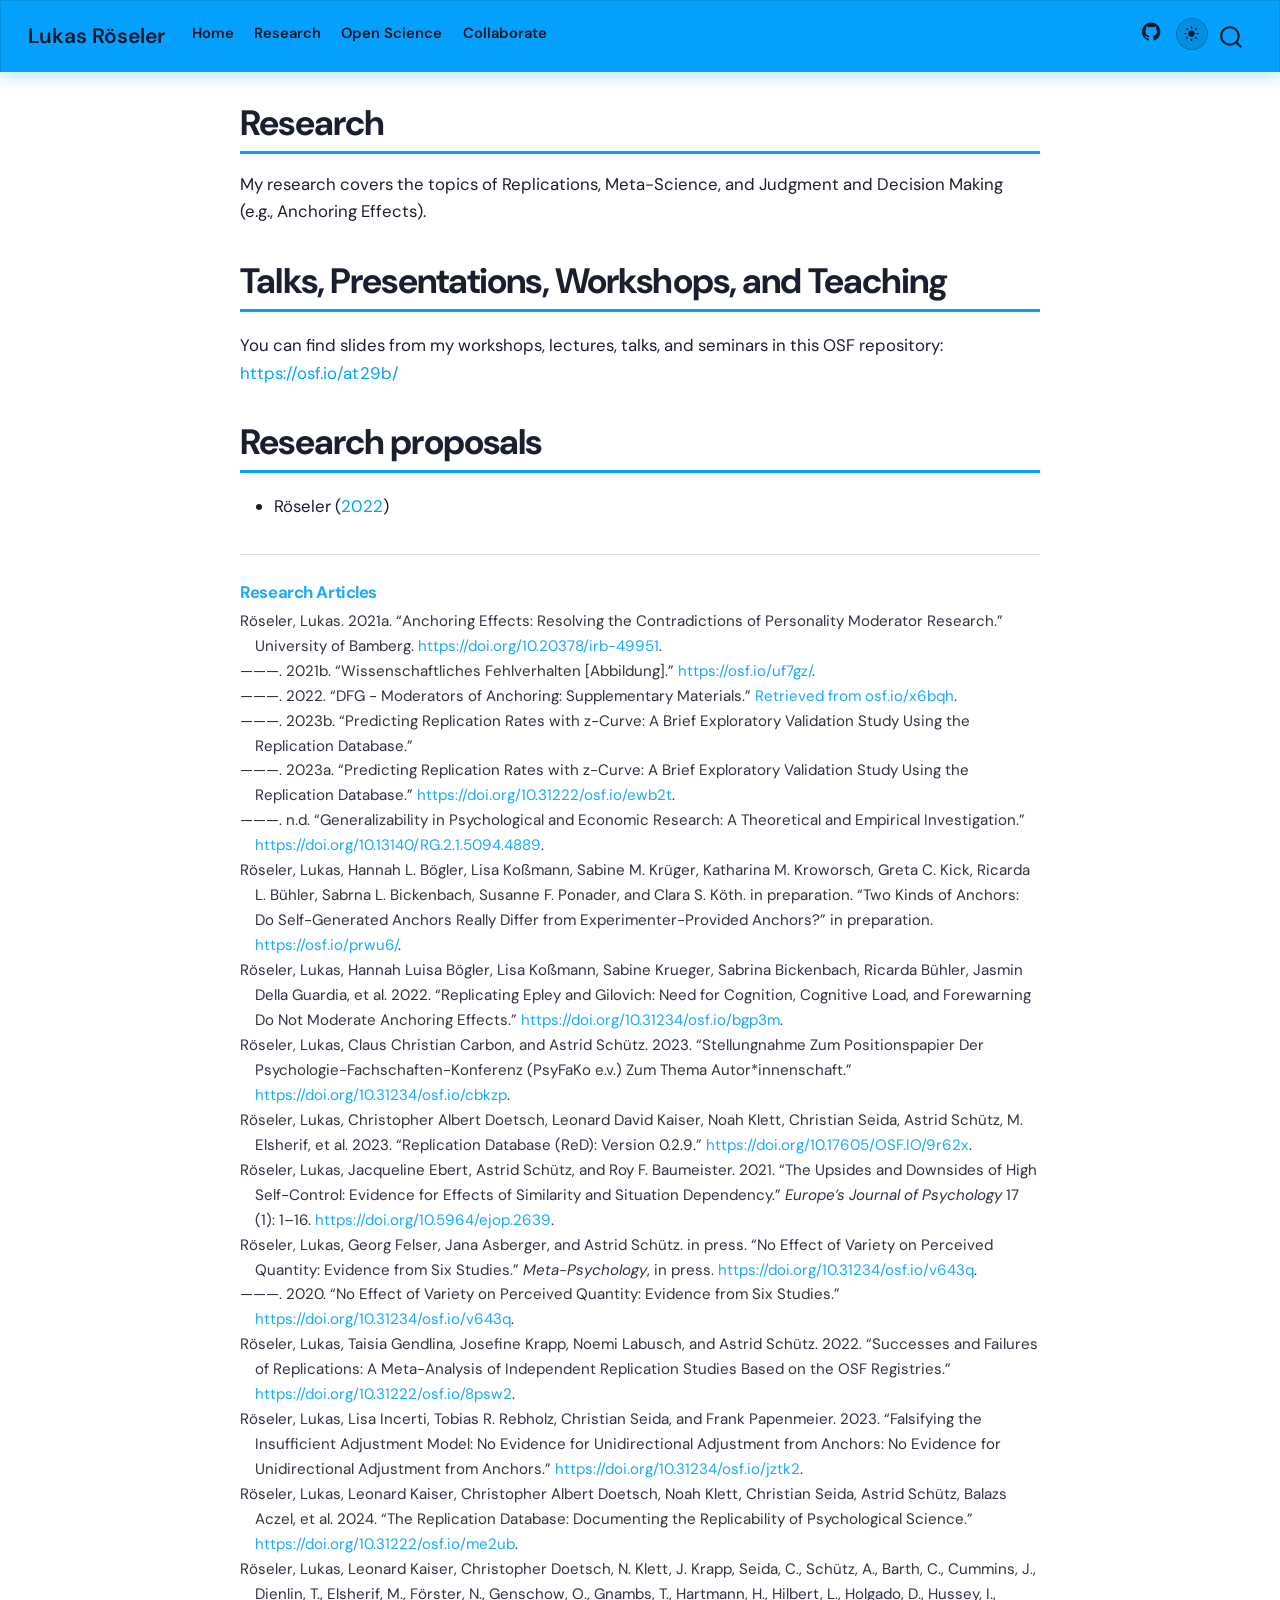
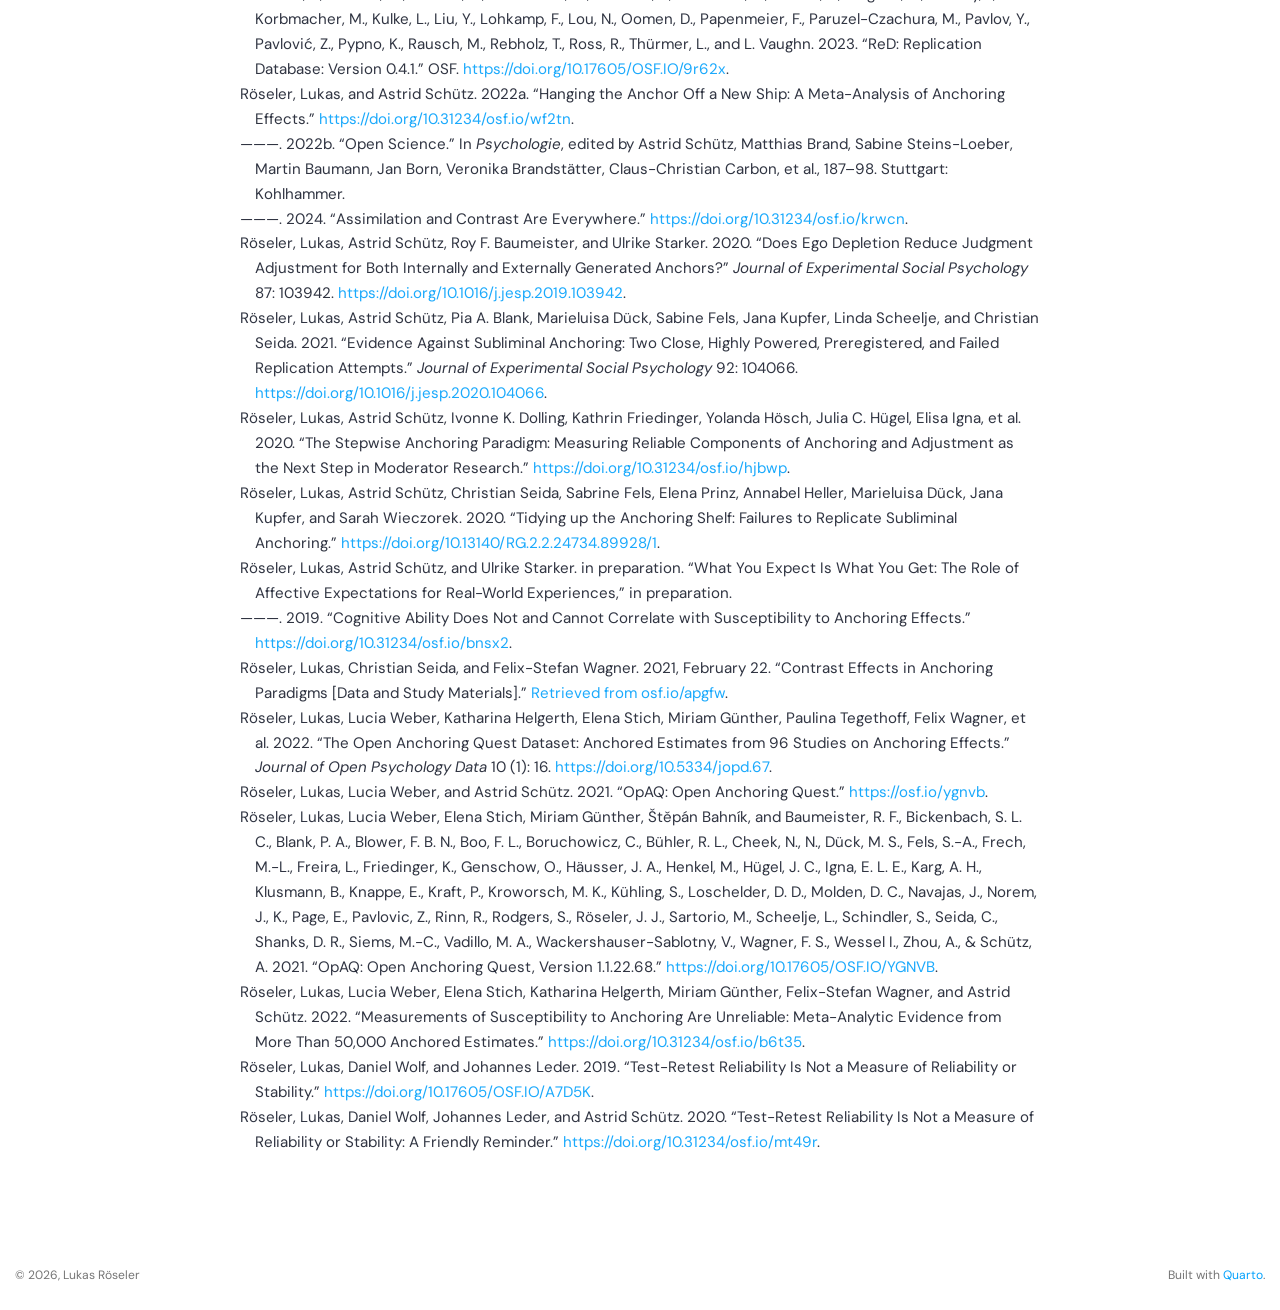
<file: docs/projects.html>
<!DOCTYPE html>
<html xmlns="http://www.w3.org/1999/xhtml" lang="en" xml:lang="en"><head>

<meta charset="utf-8">
<meta name="generator" content="quarto-1.5.53">

<meta name="viewport" content="width=device-width, initial-scale=1.0, user-scalable=yes">


<title>Research – Lukas Röseler</title>
<style>
code{white-space: pre-wrap;}
span.smallcaps{font-variant: small-caps;}
div.columns{display: flex; gap: min(4vw, 1.5em);}
div.column{flex: auto; overflow-x: auto;}
div.hanging-indent{margin-left: 1.5em; text-indent: -1.5em;}
ul.task-list{list-style: none;}
ul.task-list li input[type="checkbox"] {
  width: 0.8em;
  margin: 0 0.8em 0.2em -1em; /* quarto-specific, see https://github.com/quarto-dev/quarto-cli/issues/4556 */ 
  vertical-align: middle;
}
/* CSS for citations */
div.csl-bib-body { }
div.csl-entry {
  clear: both;
  margin-bottom: 0em;
}
.hanging-indent div.csl-entry {
  margin-left:2em;
  text-indent:-2em;
}
div.csl-left-margin {
  min-width:2em;
  float:left;
}
div.csl-right-inline {
  margin-left:2em;
  padding-left:1em;
}
div.csl-indent {
  margin-left: 2em;
}</style>


<script src="site_libs/quarto-nav/quarto-nav.js"></script>
<script src="site_libs/quarto-nav/headroom.min.js"></script>
<script src="site_libs/clipboard/clipboard.min.js"></script>
<script src="site_libs/quarto-search/autocomplete.umd.js"></script>
<script src="site_libs/quarto-search/fuse.min.js"></script>
<script src="site_libs/quarto-search/quarto-search.js"></script>
<meta name="quarto:offset" content="./">
<link href="./favicon.ico" rel="icon">
<script src="site_libs/quarto-html/quarto.js"></script>
<script src="site_libs/quarto-html/popper.min.js"></script>
<script src="site_libs/quarto-html/tippy.umd.min.js"></script>
<script src="site_libs/quarto-html/anchor.min.js"></script>
<link href="site_libs/quarto-html/tippy.css" rel="stylesheet">
<link href="site_libs/quarto-html/quarto-syntax-highlighting.css" rel="stylesheet" class="quarto-color-scheme" id="quarto-text-highlighting-styles">
<link href="site_libs/quarto-html/quarto-syntax-highlighting-dark.css" rel="prefetch" class="quarto-color-scheme quarto-color-alternate" id="quarto-text-highlighting-styles">
<script src="site_libs/bootstrap/bootstrap.min.js"></script>
<link href="site_libs/bootstrap/bootstrap-icons.css" rel="stylesheet">
<link href="site_libs/bootstrap/bootstrap.min.css" rel="stylesheet" class="quarto-color-scheme" id="quarto-bootstrap" data-mode="light">
<link href="site_libs/bootstrap/bootstrap-dark.min.css" rel="prefetch" class="quarto-color-scheme quarto-color-alternate" id="quarto-bootstrap" data-mode="dark">
<script id="quarto-search-options" type="application/json">{
  "location": "navbar",
  "copy-button": false,
  "collapse-after": 3,
  "panel-placement": "end",
  "type": "overlay",
  "limit": 50,
  "keyboard-shortcut": [
    "f",
    "/",
    "s"
  ],
  "show-item-context": false,
  "language": {
    "search-no-results-text": "No results",
    "search-matching-documents-text": "matching documents",
    "search-copy-link-title": "Copy link to search",
    "search-hide-matches-text": "Hide additional matches",
    "search-more-match-text": "more match in this document",
    "search-more-matches-text": "more matches in this document",
    "search-clear-button-title": "Clear",
    "search-text-placeholder": "",
    "search-detached-cancel-button-title": "Cancel",
    "search-submit-button-title": "Submit",
    "search-label": "Search"
  }
}</script>
<!-- ═══════════════════════════════════════════════════════════
     GLOBAL DARK MODE — injected on every page via _quarto.yml
     include-in-header: _include-header.html
     ═══════════════════════════════════════════════════════════ -->
<link rel="icon" type="image/svg+xml" href="favicon.svg">
<link rel="icon" type="image/png" sizes="32x32" href="favicon-32x32.png">
<link rel="apple-touch-icon" sizes="180x180" href="favicon-256.png">
<script>
/* Restore saved theme immediately to avoid flash-of-wrong-theme */
(function(){
  var t = localStorage.getItem('lr-theme');
  if(t) document.documentElement.setAttribute('data-bs-theme', t);
})();
</script>
<script>
document.addEventListener('DOMContentLoaded', function(){
  /* Guard: only inject once even if script runs twice */
  if(document.getElementById('darkmode-toggle')) return;

  var btn = document.createElement('button');
  btn.id = 'darkmode-toggle';
  btn.title = 'Toggle light / dark mode';
  btn.setAttribute('aria-label', 'Toggle light/dark mode');

  /* Moon = shown in light mode; Sun = shown in dark mode */
  btn.innerHTML =
    '<svg class="dm-moon" viewBox="0 0 24 24" xmlns="http://www.w3.org/2000/svg">' +
      '<path d="M21 12.79A9 9 0 1 1 11.21 3 7 7 0 0 0 21 12.79z"/>' +
    '</svg>' +
    '<svg class="dm-sun" viewBox="0 0 24 24" xmlns="http://www.w3.org/2000/svg">' +
      '<circle cx="12" cy="12" r="5"/>' +
      '<line x1="12" y1="1"  x2="12" y2="3"/>' +
      '<line x1="12" y1="21" x2="12" y2="23"/>' +
      '<line x1="4.22"  y1="4.22"  x2="5.64"  y2="5.64"/>' +
      '<line x1="18.36" y1="18.36" x2="19.78" y2="19.78"/>' +
      '<line x1="1"  y1="12" x2="3"  y2="12"/>' +
      '<line x1="21" y1="12" x2="23" y2="12"/>' +
      '<line x1="4.22"  y1="19.78" x2="5.64"  y2="18.36"/>' +
      '<line x1="18.36" y1="5.64"  x2="19.78" y2="4.22"/>' +
    '</svg>';

  btn.addEventListener('click', function(){
    var isDark = document.documentElement.getAttribute('data-bs-theme') === 'dark';
    var next = isDark ? 'light' : 'dark';
    document.documentElement.setAttribute('data-bs-theme', next);
    localStorage.setItem('lr-theme', next);
  });

  /* Append to the rightmost .navbar-nav list */
  var navLists = document.querySelectorAll('.navbar-nav');
  var target = navLists[navLists.length - 1];
  if(target){
    var li = document.createElement('li');
    li.className = 'nav-item d-flex align-items-center';
    li.appendChild(btn);
    target.appendChild(li);
  }
});
</script>


</head>

<body class="nav-fixed fullcontent">

<div id="quarto-search-results"></div>
  <header id="quarto-header" class="headroom fixed-top">
    <nav class="navbar navbar-expand-lg " data-bs-theme="dark">
      <div class="navbar-container container-fluid">
      <div class="navbar-brand-container mx-auto">
    <a class="navbar-brand" href="./index.html">
    <span class="navbar-title">Lukas Röseler</span>
    </a>
  </div>
            <div id="quarto-search" class="" title="Search"></div>
          <button class="navbar-toggler" type="button" data-bs-toggle="collapse" data-bs-target="#navbarCollapse" aria-controls="navbarCollapse" role="menu" aria-expanded="false" aria-label="Toggle navigation" onclick="if (window.quartoToggleHeadroom) { window.quartoToggleHeadroom(); }">
  <span class="navbar-toggler-icon"></span>
</button>
          <div class="collapse navbar-collapse" id="navbarCollapse">
            <ul class="navbar-nav navbar-nav-scroll me-auto">
  <li class="nav-item">
    <a class="nav-link" href="./index.html"> 
<span class="menu-text">Home</span></a>
  </li>  
  <li class="nav-item">
    <a class="nav-link" href="./research.html"> 
<span class="menu-text">Research</span></a>
  </li>  
  <li class="nav-item">
    <a class="nav-link" href="./openscience.html"> 
<span class="menu-text">Open Science</span></a>
  </li>  
  <li class="nav-item">
    <a class="nav-link" href="./collaborate.html"> 
<span class="menu-text">Collaborate</span></a>
  </li>  
</ul>
            <ul class="navbar-nav navbar-nav-scroll ms-auto">
  <li class="nav-item compact">
    <a class="nav-link" href="https://github.com/lukasroeseler"> <i class="bi bi-github" role="img" aria-label="GitHub">
</i> 
<span class="menu-text"></span></a>
  </li>  
</ul>
          </div> <!-- /navcollapse -->
            <div class="quarto-navbar-tools">
  <a href="" class="quarto-color-scheme-toggle quarto-navigation-tool  px-1" onclick="window.quartoToggleColorScheme(); return false;" title="Toggle dark mode"><i class="bi"></i></a>
</div>
      </div> <!-- /container-fluid -->
    </nav>
</header>
<!-- content -->
<div id="quarto-content" class="quarto-container page-columns page-rows-contents page-layout-article page-navbar">
<!-- sidebar -->
<!-- margin-sidebar -->
    
<!-- main -->
<main class="content" id="quarto-document-content">

<header id="title-block-header" class="quarto-title-block default">
<div class="quarto-title">
<h1 class="title">Research</h1>
</div>



<div class="quarto-title-meta">

    
  
    
  </div>
  


</header>


<p>My research covers the topics of Replications, Meta-Science, and Judgment and Decision Making (e.g., Anchoring Effects).</p>
<section id="talks-presentations-workshops-and-teaching" class="level1">
<h1>Talks, Presentations, Workshops, and Teaching</h1>
<p>You can find slides from my workshops, lectures, talks, and seminars in this OSF repository: <a href="https://osf.io/at29b/" class="uri">https://osf.io/at29b/</a></p>
</section>
<section id="research-proposals" class="level1">
<h1>Research proposals</h1>
<ul>
<li><span class="citation" data-cites="Roseler.2022">Röseler (<a href="#ref-Roseler.2022" role="doc-biblioref">2022</a>)</span></li>
</ul>
</section>
<section id="research-articles" class="level1">




</section>

<div id="quarto-appendix" class="default"><section class="quarto-appendix-contents" role="doc-bibliography" id="quarto-bibliography"><h2 class="anchored quarto-appendix-heading">Research Articles</h2><div id="refs" class="references csl-bib-body hanging-indent" data-entry-spacing="0" role="list">
<div id="ref-Roseler.2021" class="csl-entry" role="listitem">
Röseler, Lukas. 2021a. <span>“Anchoring Effects: Resolving the Contradictions of Personality Moderator Research.”</span> <span>University of Bamberg</span>. <a href="https://doi.org/10.20378/irb-49951">https://doi.org/10.20378/irb-49951</a>.
</div>
<div id="ref-Roseler.2021b" class="csl-entry" role="listitem">
———. 2021b. <span>“Wissenschaftliches Fehlverhalten [Abbildung].”</span> <a href="https://osf.io/uf7gz/">https://osf.io/uf7gz/</a>.
</div>
<div id="ref-Roseler.2022" class="csl-entry" role="listitem">
———. 2022. <span>“DFG - Moderators of Anchoring: Supplementary Materials.”</span> <a href="https://Retrieved from osf.io/x6bqh">Retrieved from osf.io/x6bqh</a>.
</div>
<div id="ref-roseler2023predicting" class="csl-entry" role="listitem">
———. 2023b. <span>“Predicting Replication Rates with z-Curve: A Brief Exploratory Validation Study Using the Replication Database.”</span>
</div>
<div id="ref-Roseler.2023" class="csl-entry" role="listitem">
———. 2023a. <span>“Predicting Replication Rates with z-Curve: A Brief Exploratory Validation Study Using the Replication Database.”</span> <a href="https://doi.org/10.31222/osf.io/ewb2t">https://doi.org/10.31222/osf.io/ewb2t</a>.
</div>
<div id="ref-Roseler." class="csl-entry" role="listitem">
———. n.d. <span>“Generalizability in Psychological and Economic Research: A Theoretical and Empirical Investigation.”</span> <a href="https://doi.org/10.13140/RG.2.1.5094.4889">https://doi.org/10.13140/RG.2.1.5094.4889</a>.
</div>
<div id="ref-Roseler.inpreparation" class="csl-entry" role="listitem">
Röseler, Lukas, Hannah L. Bögler, Lisa Koßmann, Sabine M. Krüger, Katharina M. Kroworsch, Greta C. Kick, Ricarda L. Bühler, Sabrna L. Bickenbach, Susanne F. Ponader, and Clara S. Köth. in preparation. <span>“Two Kinds of Anchors: Do Self-Generated Anchors Really Differ from Experimenter-Provided Anchors?”</span> in preparation. <a href="https://osf.io/prwu6/">https://osf.io/prwu6/</a>.
</div>
<div id="ref-Roseler.2022b" class="csl-entry" role="listitem">
Röseler, Lukas, Hannah Luisa Bögler, Lisa Koßmann, Sabine Krueger, Sabrina Bickenbach, Ricarda Bühler, Jasmin Della Guardia, et al. 2022. <span>“Replicating Epley and Gilovich: Need for Cognition, Cognitive Load, and Forewarning Do Not Moderate Anchoring Effects.”</span> <a href="https://doi.org/10.31234/osf.io/bgp3m">https://doi.org/10.31234/osf.io/bgp3m</a>.
</div>
<div id="ref-Roseler.2023b" class="csl-entry" role="listitem">
Röseler, Lukas, Claus Christian Carbon, and Astrid Schütz. 2023. <span>“Stellungnahme Zum Positionspapier Der Psychologie-Fachschaften-Konferenz (PsyFaKo e.v.) Zum Thema Autor*innenschaft.”</span> <a href="https://doi.org/10.31234/osf.io/cbkzp">https://doi.org/10.31234/osf.io/cbkzp</a>.
</div>
<div id="ref-Roseler.2023c" class="csl-entry" role="listitem">
Röseler, Lukas, Christopher Albert Doetsch, Leonard David Kaiser, Noah Klett, Christian Seida, Astrid Schütz, M. Elsherif, et al. 2023. <span>“Replication Database (ReD): Version 0.2.9.”</span> <a href="https://doi.org/10.17605/OSF.IO/9r62x">https://doi.org/10.17605/OSF.IO/9r62x</a>.
</div>
<div id="ref-Roseler.2021c" class="csl-entry" role="listitem">
Röseler, Lukas, Jacqueline Ebert, Astrid Schütz, and Roy F. Baumeister. 2021. <span>“The Upsides and Downsides of High Self-Control: Evidence for Effects of Similarity and Situation Dependency.”</span> <em>Europe’s Journal of Psychology</em> 17 (1): 1–16. <a href="https://doi.org/10.5964/ejop.2639">https://doi.org/10.5964/ejop.2639</a>.
</div>
<div id="ref-Roseler.inpress" class="csl-entry" role="listitem">
Röseler, Lukas, Georg Felser, Jana Asberger, and Astrid Schütz. in press. <span>“No Effect of Variety on Perceived Quantity: Evidence from Six Studies.”</span> <em>Meta-Psychology</em>, in press. <a href="https://doi.org/10.31234/osf.io/v643q">https://doi.org/10.31234/osf.io/v643q</a>.
</div>
<div id="ref-Roseler.2020" class="csl-entry" role="listitem">
———. 2020. <span>“No Effect of Variety on Perceived Quantity: Evidence from Six Studies.”</span> <a href="https://doi.org/10.31234/osf.io/v643q">https://doi.org/10.31234/osf.io/v643q</a>.
</div>
<div id="ref-Roseler.2022d" class="csl-entry" role="listitem">
Röseler, Lukas, Taisia Gendlina, Josefine Krapp, Noemi Labusch, and Astrid Schütz. 2022. <span>“Successes and Failures of Replications: A Meta-Analysis of Independent Replication Studies Based on the OSF Registries.”</span> <a href="https://doi.org/10.31222/osf.io/8psw2">https://doi.org/10.31222/osf.io/8psw2</a>.
</div>
<div id="ref-Roseler.2023d" class="csl-entry" role="listitem">
Röseler, Lukas, Lisa Incerti, Tobias R. Rebholz, Christian Seida, and Frank Papenmeier. 2023. <span>“Falsifying the Insufficient Adjustment Model: No Evidence for Unidirectional Adjustment from Anchors: No Evidence for Unidirectional Adjustment from Anchors.”</span> <a href="https://doi.org/10.31234/osf.io/jztk2">https://doi.org/10.31234/osf.io/jztk2</a>.
</div>
<div id="ref-Roseler.2024" class="csl-entry" role="listitem">
Röseler, Lukas, Leonard Kaiser, Christopher Albert Doetsch, Noah Klett, Christian Seida, Astrid Schütz, Balazs Aczel, et al. 2024. <span>“The Replication Database: Documenting the Replicability of Psychological Science.”</span> <a href="https://doi.org/10.31222/osf.io/me2ub">https://doi.org/10.31222/osf.io/me2ub</a>.
</div>
<div id="ref-Roseler.2023e" class="csl-entry" role="listitem">
Röseler, Lukas, Leonard Kaiser, Christopher Doetsch, N. Klett, J. Krapp, Seida, C., Schütz, A., Barth, C., Cummins, J., Dienlin, T., Elsherif, M., Förster, N., Genschow, O., Gnambs, T., Hartmann, H., Hilbert, L., Holgado, D., Hussey, I., Korbmacher, M., Kulke, L., Liu, Y., Lohkamp, F., Lou, N., Oomen, D., Papenmeier, F., Paruzel-Czachura, M., Pavlov, Y., Pavlović, Z., Pypno, K., Rausch, M., Rebholz, T., Ross, R., Thürmer, L., and L. Vaughn. 2023. <span>“ReD: Replication Database: Version 0.4.1.”</span> OSF. <a href="https://doi.org/10.17605/OSF.IO/9r62x">https://doi.org/10.17605/OSF.IO/9r62x</a>.
</div>
<div id="ref-Roseler.2022e" class="csl-entry" role="listitem">
Röseler, Lukas, and Astrid Schütz. 2022a. <span>“Hanging the Anchor Off a New Ship: A Meta-Analysis of Anchoring Effects.”</span> <a href="https://doi.org/10.31234/osf.io/wf2tn">https://doi.org/10.31234/osf.io/wf2tn</a>.
</div>
<div id="ref-Roseler.2022f" class="csl-entry" role="listitem">
———. 2022b. <span>“Open Science.”</span> In <em>Psychologie</em>, edited by Astrid Schütz, Matthias Brand, Sabine Steins-Loeber, Martin Baumann, Jan Born, Veronika Brandstätter, Claus-Christian Carbon, et al., 187–98. Stuttgart: Kohlhammer.
</div>
<div id="ref-Roseler.2024b" class="csl-entry" role="listitem">
———. 2024. <span>“Assimilation and Contrast Are Everywhere.”</span> <a href="https://doi.org/10.31234/osf.io/krwcn">https://doi.org/10.31234/osf.io/krwcn</a>.
</div>
<div id="ref-Roseler.2020c" class="csl-entry" role="listitem">
Röseler, Lukas, Astrid Schütz, Roy F. Baumeister, and Ulrike Starker. 2020. <span>“Does Ego Depletion Reduce Judgment Adjustment for Both Internally and Externally Generated Anchors?”</span> <em>Journal of Experimental Social Psychology</em> 87: 103942. <a href="https://doi.org/10.1016/j.jesp.2019.103942">https://doi.org/10.1016/j.jesp.2019.103942</a>.
</div>
<div id="ref-Roseler.2021f" class="csl-entry" role="listitem">
Röseler, Lukas, Astrid Schütz, Pia A. Blank, Marieluisa Dück, Sabine Fels, Jana Kupfer, Linda Scheelje, and Christian Seida. 2021. <span>“Evidence Against Subliminal Anchoring: Two Close, Highly Powered, Preregistered, and Failed Replication Attempts.”</span> <em>Journal of Experimental Social Psychology</em> 92: 104066. <a href="https://doi.org/10.1016/j.jesp.2020.104066">https://doi.org/10.1016/j.jesp.2020.104066</a>.
</div>
<div id="ref-Roseler.2020d" class="csl-entry" role="listitem">
Röseler, Lukas, Astrid Schütz, Ivonne K. Dolling, Kathrin Friedinger, Yolanda Hösch, Julia C. Hügel, Elisa Igna, et al. 2020. <span>“The Stepwise Anchoring Paradigm: Measuring Reliable Components of Anchoring and Adjustment as the Next Step in Moderator Research.”</span> <a href="https://doi.org/10.31234/osf.io/hjbwp">https://doi.org/10.31234/osf.io/hjbwp</a>.
</div>
<div id="ref-Roseler.2020e" class="csl-entry" role="listitem">
Röseler, Lukas, Astrid Schütz, Christian Seida, Sabrine Fels, Elena Prinz, Annabel Heller, Marieluisa Dück, Jana Kupfer, and Sarah Wieczorek. 2020. <span>“Tidying up the Anchoring Shelf: Failures to Replicate Subliminal Anchoring.”</span> <a href="https://doi.org/10.13140/RG.2.2.24734.89928/1">https://doi.org/10.13140/RG.2.2.24734.89928/1</a>.
</div>
<div id="ref-Roseler.inpreparationb" class="csl-entry" role="listitem">
Röseler, Lukas, Astrid Schütz, and Ulrike Starker. in preparation. <span>“What You Expect Is What You Get: The Role of Affective Expectations for Real-World Experiences,”</span> in preparation.
</div>
<div id="ref-Roseler.2019b" class="csl-entry" role="listitem">
———. 2019. <span>“Cognitive Ability Does Not and Cannot Correlate with Susceptibility to Anchoring Effects.”</span> <a href="https://doi.org/10.31234/osf.io/bnsx2">https://doi.org/10.31234/osf.io/bnsx2</a>.
</div>
<div id="ref-Roseler.2021February22" class="csl-entry" role="listitem">
Röseler, Lukas, Christian Seida, and Felix-Stefan Wagner. 2021, February 22. <span>“Contrast Effects in Anchoring Paradigms [Data and Study Materials].”</span> <a href="https://Retrieved from osf.io/apgfw">Retrieved from osf.io/apgfw</a>.
</div>
<div id="ref-Roseler.2022g" class="csl-entry" role="listitem">
Röseler, Lukas, Lucia Weber, Katharina Helgerth, Elena Stich, Miriam Günther, Paulina Tegethoff, Felix Wagner, et al. 2022. <span>“The Open Anchoring Quest Dataset: Anchored Estimates from 96 Studies on Anchoring Effects.”</span> <em>Journal of Open Psychology Data</em> 10 (1): 16. <a href="https://doi.org/10.5334/jopd.67">https://doi.org/10.5334/jopd.67</a>.
</div>
<div id="ref-Roseler.2021e" class="csl-entry" role="listitem">
Röseler, Lukas, Lucia Weber, and Astrid Schütz. 2021. <span>“OpAQ: Open Anchoring Quest.”</span> <a href="https://osf.io/ygnvb">https://osf.io/ygnvb</a>.
</div>
<div id="ref-Roseler.2021d" class="csl-entry" role="listitem">
Röseler, Lukas, Lucia Weber, Elena Stich, Miriam Günther, Štěpán Bahník, and Baumeister, R. F., Bickenbach, S. L. C., Blank, P. A., Blower, F. B. N., Boo, F. L., Boruchowicz, C., Bühler, R. L., Cheek, N., N., Dück, M. S., Fels, S.-A., Frech, M.-L., Freira, L., Friedinger, K., Genschow, O., Häusser, J. A., Henkel, M., Hügel, J. C., Igna, E. L. E., Karg, A. H., Klusmann, B., Knappe, E., Kraft, P., Kroworsch, M. K., Kühling, S., Loschelder, D. D., Molden, D. C., Navajas, J., Norem, J., K., Page, E., Pavlovic, Z., Rinn, R., Rodgers, S., Röseler, J. J., Sartorio, M., Scheelje, L., Schindler, S., Seida, C., Shanks, D. R., Siems, M.-C., Vadillo, M. A., Wackershauser-Sablotny, V., Wagner, F. S., Wessel I., Zhou, A., &amp; Schütz, A. 2021. <span>“OpAQ: Open Anchoring Quest, Version 1.1.22.68.”</span> <a href="https://doi.org/10.17605/OSF.IO/YGNVB">https://doi.org/10.17605/OSF.IO/YGNVB</a>.
</div>
<div id="ref-Roseler.2022c" class="csl-entry" role="listitem">
Röseler, Lukas, Lucia Weber, Elena Stich, Katharina Helgerth, Miriam Günther, Felix-Stefan Wagner, and Astrid Schütz. 2022. <span>“Measurements of Susceptibility to Anchoring Are Unreliable: Meta-Analytic Evidence from More Than 50,000 Anchored Estimates.”</span> <a href="https://doi.org/10.31234/osf.io/b6t35">https://doi.org/10.31234/osf.io/b6t35</a>.
</div>
<div id="ref-Roseler.2019" class="csl-entry" role="listitem">
Röseler, Lukas, Daniel Wolf, and Johannes Leder. 2019. <span>“Test-Retest Reliability Is Not a Measure of Reliability or Stability.”</span> <a href="https://doi.org/10.17605/OSF.IO/A7D5K">https://doi.org/10.17605/OSF.IO/A7D5K</a>.
</div>
<div id="ref-Roseler.2020b" class="csl-entry" role="listitem">
Röseler, Lukas, Daniel Wolf, Johannes Leder, and Astrid Schütz. 2020. <span>“Test-Retest Reliability Is Not a Measure of Reliability or Stability: A Friendly Reminder.”</span> <a href="https://doi.org/10.31234/osf.io/mt49r">https://doi.org/10.31234/osf.io/mt49r</a>.
</div>
</div></section></div></main> <!-- /main -->
<script id="quarto-html-after-body" type="application/javascript">
window.document.addEventListener("DOMContentLoaded", function (event) {
  const toggleBodyColorMode = (bsSheetEl) => {
    const mode = bsSheetEl.getAttribute("data-mode");
    const bodyEl = window.document.querySelector("body");
    if (mode === "dark") {
      bodyEl.classList.add("quarto-dark");
      bodyEl.classList.remove("quarto-light");
    } else {
      bodyEl.classList.add("quarto-light");
      bodyEl.classList.remove("quarto-dark");
    }
  }
  const toggleBodyColorPrimary = () => {
    const bsSheetEl = window.document.querySelector("link#quarto-bootstrap");
    if (bsSheetEl) {
      toggleBodyColorMode(bsSheetEl);
    }
  }
  toggleBodyColorPrimary();  
  const disableStylesheet = (stylesheets) => {
    for (let i=0; i < stylesheets.length; i++) {
      const stylesheet = stylesheets[i];
      stylesheet.rel = 'prefetch';
    }
  }
  const enableStylesheet = (stylesheets) => {
    for (let i=0; i < stylesheets.length; i++) {
      const stylesheet = stylesheets[i];
      stylesheet.rel = 'stylesheet';
    }
  }
  const manageTransitions = (selector, allowTransitions) => {
    const els = window.document.querySelectorAll(selector);
    for (let i=0; i < els.length; i++) {
      const el = els[i];
      if (allowTransitions) {
        el.classList.remove('notransition');
      } else {
        el.classList.add('notransition');
      }
    }
  }
  const toggleGiscusIfUsed = (isAlternate, darkModeDefault) => {
    const baseTheme = document.querySelector('#giscus-base-theme')?.value ?? 'light';
    const alternateTheme = document.querySelector('#giscus-alt-theme')?.value ?? 'dark';
    let newTheme = '';
    if(darkModeDefault) {
      newTheme = isAlternate ? baseTheme : alternateTheme;
    } else {
      newTheme = isAlternate ? alternateTheme : baseTheme;
    }
    const changeGiscusTheme = () => {
      // From: https://github.com/giscus/giscus/issues/336
      const sendMessage = (message) => {
        const iframe = document.querySelector('iframe.giscus-frame');
        if (!iframe) return;
        iframe.contentWindow.postMessage({ giscus: message }, 'https://giscus.app');
      }
      sendMessage({
        setConfig: {
          theme: newTheme
        }
      });
    }
    const isGiscussLoaded = window.document.querySelector('iframe.giscus-frame') !== null;
    if (isGiscussLoaded) {
      changeGiscusTheme();
    }
  }
  const toggleColorMode = (alternate) => {
    // Switch the stylesheets
    const alternateStylesheets = window.document.querySelectorAll('link.quarto-color-scheme.quarto-color-alternate');
    manageTransitions('#quarto-margin-sidebar .nav-link', false);
    if (alternate) {
      enableStylesheet(alternateStylesheets);
      for (const sheetNode of alternateStylesheets) {
        if (sheetNode.id === "quarto-bootstrap") {
          toggleBodyColorMode(sheetNode);
        }
      }
    } else {
      disableStylesheet(alternateStylesheets);
      toggleBodyColorPrimary();
    }
    manageTransitions('#quarto-margin-sidebar .nav-link', true);
    // Switch the toggles
    const toggles = window.document.querySelectorAll('.quarto-color-scheme-toggle');
    for (let i=0; i < toggles.length; i++) {
      const toggle = toggles[i];
      if (toggle) {
        if (alternate) {
          toggle.classList.add("alternate");     
        } else {
          toggle.classList.remove("alternate");
        }
      }
    }
    // Hack to workaround the fact that safari doesn't
    // properly recolor the scrollbar when toggling (#1455)
    if (navigator.userAgent.indexOf('Safari') > 0 && navigator.userAgent.indexOf('Chrome') == -1) {
      manageTransitions("body", false);
      window.scrollTo(0, 1);
      setTimeout(() => {
        window.scrollTo(0, 0);
        manageTransitions("body", true);
      }, 40);  
    }
  }
  const isFileUrl = () => { 
    return window.location.protocol === 'file:';
  }
  const hasAlternateSentinel = () => {  
    let styleSentinel = getColorSchemeSentinel();
    if (styleSentinel !== null) {
      return styleSentinel === "alternate";
    } else {
      return false;
    }
  }
  const setStyleSentinel = (alternate) => {
    const value = alternate ? "alternate" : "default";
    if (!isFileUrl()) {
      window.localStorage.setItem("quarto-color-scheme", value);
    } else {
      localAlternateSentinel = value;
    }
  }
  const getColorSchemeSentinel = () => {
    if (!isFileUrl()) {
      const storageValue = window.localStorage.getItem("quarto-color-scheme");
      return storageValue != null ? storageValue : localAlternateSentinel;
    } else {
      return localAlternateSentinel;
    }
  }
  const darkModeDefault = false;
  let localAlternateSentinel = darkModeDefault ? 'alternate' : 'default';
  // Dark / light mode switch
  window.quartoToggleColorScheme = () => {
    // Read the current dark / light value 
    let toAlternate = !hasAlternateSentinel();
    toggleColorMode(toAlternate);
    setStyleSentinel(toAlternate);
    toggleGiscusIfUsed(toAlternate, darkModeDefault);
  };
  // Ensure there is a toggle, if there isn't float one in the top right
  if (window.document.querySelector('.quarto-color-scheme-toggle') === null) {
    const a = window.document.createElement('a');
    a.classList.add('top-right');
    a.classList.add('quarto-color-scheme-toggle');
    a.href = "";
    a.onclick = function() { try { window.quartoToggleColorScheme(); } catch {} return false; };
    const i = window.document.createElement("i");
    i.classList.add('bi');
    a.appendChild(i);
    window.document.body.appendChild(a);
  }
  // Switch to dark mode if need be
  if (hasAlternateSentinel()) {
    toggleColorMode(true);
  } else {
    toggleColorMode(false);
  }
  const icon = "";
  const anchorJS = new window.AnchorJS();
  anchorJS.options = {
    placement: 'right',
    icon: icon
  };
  anchorJS.add('.anchored');
  const isCodeAnnotation = (el) => {
    for (const clz of el.classList) {
      if (clz.startsWith('code-annotation-')) {                     
        return true;
      }
    }
    return false;
  }
  const onCopySuccess = function(e) {
    // button target
    const button = e.trigger;
    // don't keep focus
    button.blur();
    // flash "checked"
    button.classList.add('code-copy-button-checked');
    var currentTitle = button.getAttribute("title");
    button.setAttribute("title", "Copied!");
    let tooltip;
    if (window.bootstrap) {
      button.setAttribute("data-bs-toggle", "tooltip");
      button.setAttribute("data-bs-placement", "left");
      button.setAttribute("data-bs-title", "Copied!");
      tooltip = new bootstrap.Tooltip(button, 
        { trigger: "manual", 
          customClass: "code-copy-button-tooltip",
          offset: [0, -8]});
      tooltip.show();    
    }
    setTimeout(function() {
      if (tooltip) {
        tooltip.hide();
        button.removeAttribute("data-bs-title");
        button.removeAttribute("data-bs-toggle");
        button.removeAttribute("data-bs-placement");
      }
      button.setAttribute("title", currentTitle);
      button.classList.remove('code-copy-button-checked');
    }, 1000);
    // clear code selection
    e.clearSelection();
  }
  const getTextToCopy = function(trigger) {
      const codeEl = trigger.previousElementSibling.cloneNode(true);
      for (const childEl of codeEl.children) {
        if (isCodeAnnotation(childEl)) {
          childEl.remove();
        }
      }
      return codeEl.innerText;
  }
  const clipboard = new window.ClipboardJS('.code-copy-button:not([data-in-quarto-modal])', {
    text: getTextToCopy
  });
  clipboard.on('success', onCopySuccess);
  if (window.document.getElementById('quarto-embedded-source-code-modal')) {
    // For code content inside modals, clipBoardJS needs to be initialized with a container option
    // TODO: Check when it could be a function (https://github.com/zenorocha/clipboard.js/issues/860)
    const clipboardModal = new window.ClipboardJS('.code-copy-button[data-in-quarto-modal]', {
      text: getTextToCopy,
      container: window.document.getElementById('quarto-embedded-source-code-modal')
    });
    clipboardModal.on('success', onCopySuccess);
  }
    var localhostRegex = new RegExp(/^(?:http|https):\/\/localhost\:?[0-9]*\//);
    var mailtoRegex = new RegExp(/^mailto:/);
      var filterRegex = new RegExp('/' + window.location.host + '/');
    var isInternal = (href) => {
        return filterRegex.test(href) || localhostRegex.test(href) || mailtoRegex.test(href);
    }
    // Inspect non-navigation links and adorn them if external
 	var links = window.document.querySelectorAll('a[href]:not(.nav-link):not(.navbar-brand):not(.toc-action):not(.sidebar-link):not(.sidebar-item-toggle):not(.pagination-link):not(.no-external):not([aria-hidden]):not(.dropdown-item):not(.quarto-navigation-tool):not(.about-link)');
    for (var i=0; i<links.length; i++) {
      const link = links[i];
      if (!isInternal(link.href)) {
        // undo the damage that might have been done by quarto-nav.js in the case of
        // links that we want to consider external
        if (link.dataset.originalHref !== undefined) {
          link.href = link.dataset.originalHref;
        }
      }
    }
  function tippyHover(el, contentFn, onTriggerFn, onUntriggerFn) {
    const config = {
      allowHTML: true,
      maxWidth: 500,
      delay: 100,
      arrow: false,
      appendTo: function(el) {
          return el.parentElement;
      },
      interactive: true,
      interactiveBorder: 10,
      theme: 'quarto',
      placement: 'bottom-start',
    };
    if (contentFn) {
      config.content = contentFn;
    }
    if (onTriggerFn) {
      config.onTrigger = onTriggerFn;
    }
    if (onUntriggerFn) {
      config.onUntrigger = onUntriggerFn;
    }
    window.tippy(el, config); 
  }
  const noterefs = window.document.querySelectorAll('a[role="doc-noteref"]');
  for (var i=0; i<noterefs.length; i++) {
    const ref = noterefs[i];
    tippyHover(ref, function() {
      // use id or data attribute instead here
      let href = ref.getAttribute('data-footnote-href') || ref.getAttribute('href');
      try { href = new URL(href).hash; } catch {}
      const id = href.replace(/^#\/?/, "");
      const note = window.document.getElementById(id);
      if (note) {
        return note.innerHTML;
      } else {
        return "";
      }
    });
  }
  const xrefs = window.document.querySelectorAll('a.quarto-xref');
  const processXRef = (id, note) => {
    // Strip column container classes
    const stripColumnClz = (el) => {
      el.classList.remove("page-full", "page-columns");
      if (el.children) {
        for (const child of el.children) {
          stripColumnClz(child);
        }
      }
    }
    stripColumnClz(note)
    if (id === null || id.startsWith('sec-')) {
      // Special case sections, only their first couple elements
      const container = document.createElement("div");
      if (note.children && note.children.length > 2) {
        container.appendChild(note.children[0].cloneNode(true));
        for (let i = 1; i < note.children.length; i++) {
          const child = note.children[i];
          if (child.tagName === "P" && child.innerText === "") {
            continue;
          } else {
            container.appendChild(child.cloneNode(true));
            break;
          }
        }
        if (window.Quarto?.typesetMath) {
          window.Quarto.typesetMath(container);
        }
        return container.innerHTML
      } else {
        if (window.Quarto?.typesetMath) {
          window.Quarto.typesetMath(note);
        }
        return note.innerHTML;
      }
    } else {
      // Remove any anchor links if they are present
      const anchorLink = note.querySelector('a.anchorjs-link');
      if (anchorLink) {
        anchorLink.remove();
      }
      if (window.Quarto?.typesetMath) {
        window.Quarto.typesetMath(note);
      }
      // TODO in 1.5, we should make sure this works without a callout special case
      if (note.classList.contains("callout")) {
        return note.outerHTML;
      } else {
        return note.innerHTML;
      }
    }
  }
  for (var i=0; i<xrefs.length; i++) {
    const xref = xrefs[i];
    tippyHover(xref, undefined, function(instance) {
      instance.disable();
      let url = xref.getAttribute('href');
      let hash = undefined; 
      if (url.startsWith('#')) {
        hash = url;
      } else {
        try { hash = new URL(url).hash; } catch {}
      }
      if (hash) {
        const id = hash.replace(/^#\/?/, "");
        const note = window.document.getElementById(id);
        if (note !== null) {
          try {
            const html = processXRef(id, note.cloneNode(true));
            instance.setContent(html);
          } finally {
            instance.enable();
            instance.show();
          }
        } else {
          // See if we can fetch this
          fetch(url.split('#')[0])
          .then(res => res.text())
          .then(html => {
            const parser = new DOMParser();
            const htmlDoc = parser.parseFromString(html, "text/html");
            const note = htmlDoc.getElementById(id);
            if (note !== null) {
              const html = processXRef(id, note);
              instance.setContent(html);
            } 
          }).finally(() => {
            instance.enable();
            instance.show();
          });
        }
      } else {
        // See if we can fetch a full url (with no hash to target)
        // This is a special case and we should probably do some content thinning / targeting
        fetch(url)
        .then(res => res.text())
        .then(html => {
          const parser = new DOMParser();
          const htmlDoc = parser.parseFromString(html, "text/html");
          const note = htmlDoc.querySelector('main.content');
          if (note !== null) {
            // This should only happen for chapter cross references
            // (since there is no id in the URL)
            // remove the first header
            if (note.children.length > 0 && note.children[0].tagName === "HEADER") {
              note.children[0].remove();
            }
            const html = processXRef(null, note);
            instance.setContent(html);
          } 
        }).finally(() => {
          instance.enable();
          instance.show();
        });
      }
    }, function(instance) {
    });
  }
      let selectedAnnoteEl;
      const selectorForAnnotation = ( cell, annotation) => {
        let cellAttr = 'data-code-cell="' + cell + '"';
        let lineAttr = 'data-code-annotation="' +  annotation + '"';
        const selector = 'span[' + cellAttr + '][' + lineAttr + ']';
        return selector;
      }
      const selectCodeLines = (annoteEl) => {
        const doc = window.document;
        const targetCell = annoteEl.getAttribute("data-target-cell");
        const targetAnnotation = annoteEl.getAttribute("data-target-annotation");
        const annoteSpan = window.document.querySelector(selectorForAnnotation(targetCell, targetAnnotation));
        const lines = annoteSpan.getAttribute("data-code-lines").split(",");
        const lineIds = lines.map((line) => {
          return targetCell + "-" + line;
        })
        let top = null;
        let height = null;
        let parent = null;
        if (lineIds.length > 0) {
            //compute the position of the single el (top and bottom and make a div)
            const el = window.document.getElementById(lineIds[0]);
            top = el.offsetTop;
            height = el.offsetHeight;
            parent = el.parentElement.parentElement;
          if (lineIds.length > 1) {
            const lastEl = window.document.getElementById(lineIds[lineIds.length - 1]);
            const bottom = lastEl.offsetTop + lastEl.offsetHeight;
            height = bottom - top;
          }
          if (top !== null && height !== null && parent !== null) {
            // cook up a div (if necessary) and position it 
            let div = window.document.getElementById("code-annotation-line-highlight");
            if (div === null) {
              div = window.document.createElement("div");
              div.setAttribute("id", "code-annotation-line-highlight");
              div.style.position = 'absolute';
              parent.appendChild(div);
            }
            div.style.top = top - 2 + "px";
            div.style.height = height + 4 + "px";
            div.style.left = 0;
            let gutterDiv = window.document.getElementById("code-annotation-line-highlight-gutter");
            if (gutterDiv === null) {
              gutterDiv = window.document.createElement("div");
              gutterDiv.setAttribute("id", "code-annotation-line-highlight-gutter");
              gutterDiv.style.position = 'absolute';
              const codeCell = window.document.getElementById(targetCell);
              const gutter = codeCell.querySelector('.code-annotation-gutter');
              gutter.appendChild(gutterDiv);
            }
            gutterDiv.style.top = top - 2 + "px";
            gutterDiv.style.height = height + 4 + "px";
          }
          selectedAnnoteEl = annoteEl;
        }
      };
      const unselectCodeLines = () => {
        const elementsIds = ["code-annotation-line-highlight", "code-annotation-line-highlight-gutter"];
        elementsIds.forEach((elId) => {
          const div = window.document.getElementById(elId);
          if (div) {
            div.remove();
          }
        });
        selectedAnnoteEl = undefined;
      };
        // Handle positioning of the toggle
    window.addEventListener(
      "resize",
      throttle(() => {
        elRect = undefined;
        if (selectedAnnoteEl) {
          selectCodeLines(selectedAnnoteEl);
        }
      }, 10)
    );
    function throttle(fn, ms) {
    let throttle = false;
    let timer;
      return (...args) => {
        if(!throttle) { // first call gets through
            fn.apply(this, args);
            throttle = true;
        } else { // all the others get throttled
            if(timer) clearTimeout(timer); // cancel #2
            timer = setTimeout(() => {
              fn.apply(this, args);
              timer = throttle = false;
            }, ms);
        }
      };
    }
      // Attach click handler to the DT
      const annoteDls = window.document.querySelectorAll('dt[data-target-cell]');
      for (const annoteDlNode of annoteDls) {
        annoteDlNode.addEventListener('click', (event) => {
          const clickedEl = event.target;
          if (clickedEl !== selectedAnnoteEl) {
            unselectCodeLines();
            const activeEl = window.document.querySelector('dt[data-target-cell].code-annotation-active');
            if (activeEl) {
              activeEl.classList.remove('code-annotation-active');
            }
            selectCodeLines(clickedEl);
            clickedEl.classList.add('code-annotation-active');
          } else {
            // Unselect the line
            unselectCodeLines();
            clickedEl.classList.remove('code-annotation-active');
          }
        });
      }
  const findCites = (el) => {
    const parentEl = el.parentElement;
    if (parentEl) {
      const cites = parentEl.dataset.cites;
      if (cites) {
        return {
          el,
          cites: cites.split(' ')
        };
      } else {
        return findCites(el.parentElement)
      }
    } else {
      return undefined;
    }
  };
  var bibliorefs = window.document.querySelectorAll('a[role="doc-biblioref"]');
  for (var i=0; i<bibliorefs.length; i++) {
    const ref = bibliorefs[i];
    const citeInfo = findCites(ref);
    if (citeInfo) {
      tippyHover(citeInfo.el, function() {
        var popup = window.document.createElement('div');
        citeInfo.cites.forEach(function(cite) {
          var citeDiv = window.document.createElement('div');
          citeDiv.classList.add('hanging-indent');
          citeDiv.classList.add('csl-entry');
          var biblioDiv = window.document.getElementById('ref-' + cite);
          if (biblioDiv) {
            citeDiv.innerHTML = biblioDiv.innerHTML;
          }
          popup.appendChild(citeDiv);
        });
        return popup.innerHTML;
      });
    }
  }
});
</script>
</div> <!-- /content -->
<footer class="footer">
  <div class="nav-footer">
    <div class="nav-footer-left">
<p>© 2026, Lukas Röseler</p>
</div>   
    <div class="nav-footer-center">
      &nbsp;
    </div>
    <div class="nav-footer-right">
<p>Built with <a href="https://quarto.org/">Quarto</a>.</p>
</div>
  </div>
</footer>




</body></html>
</file>
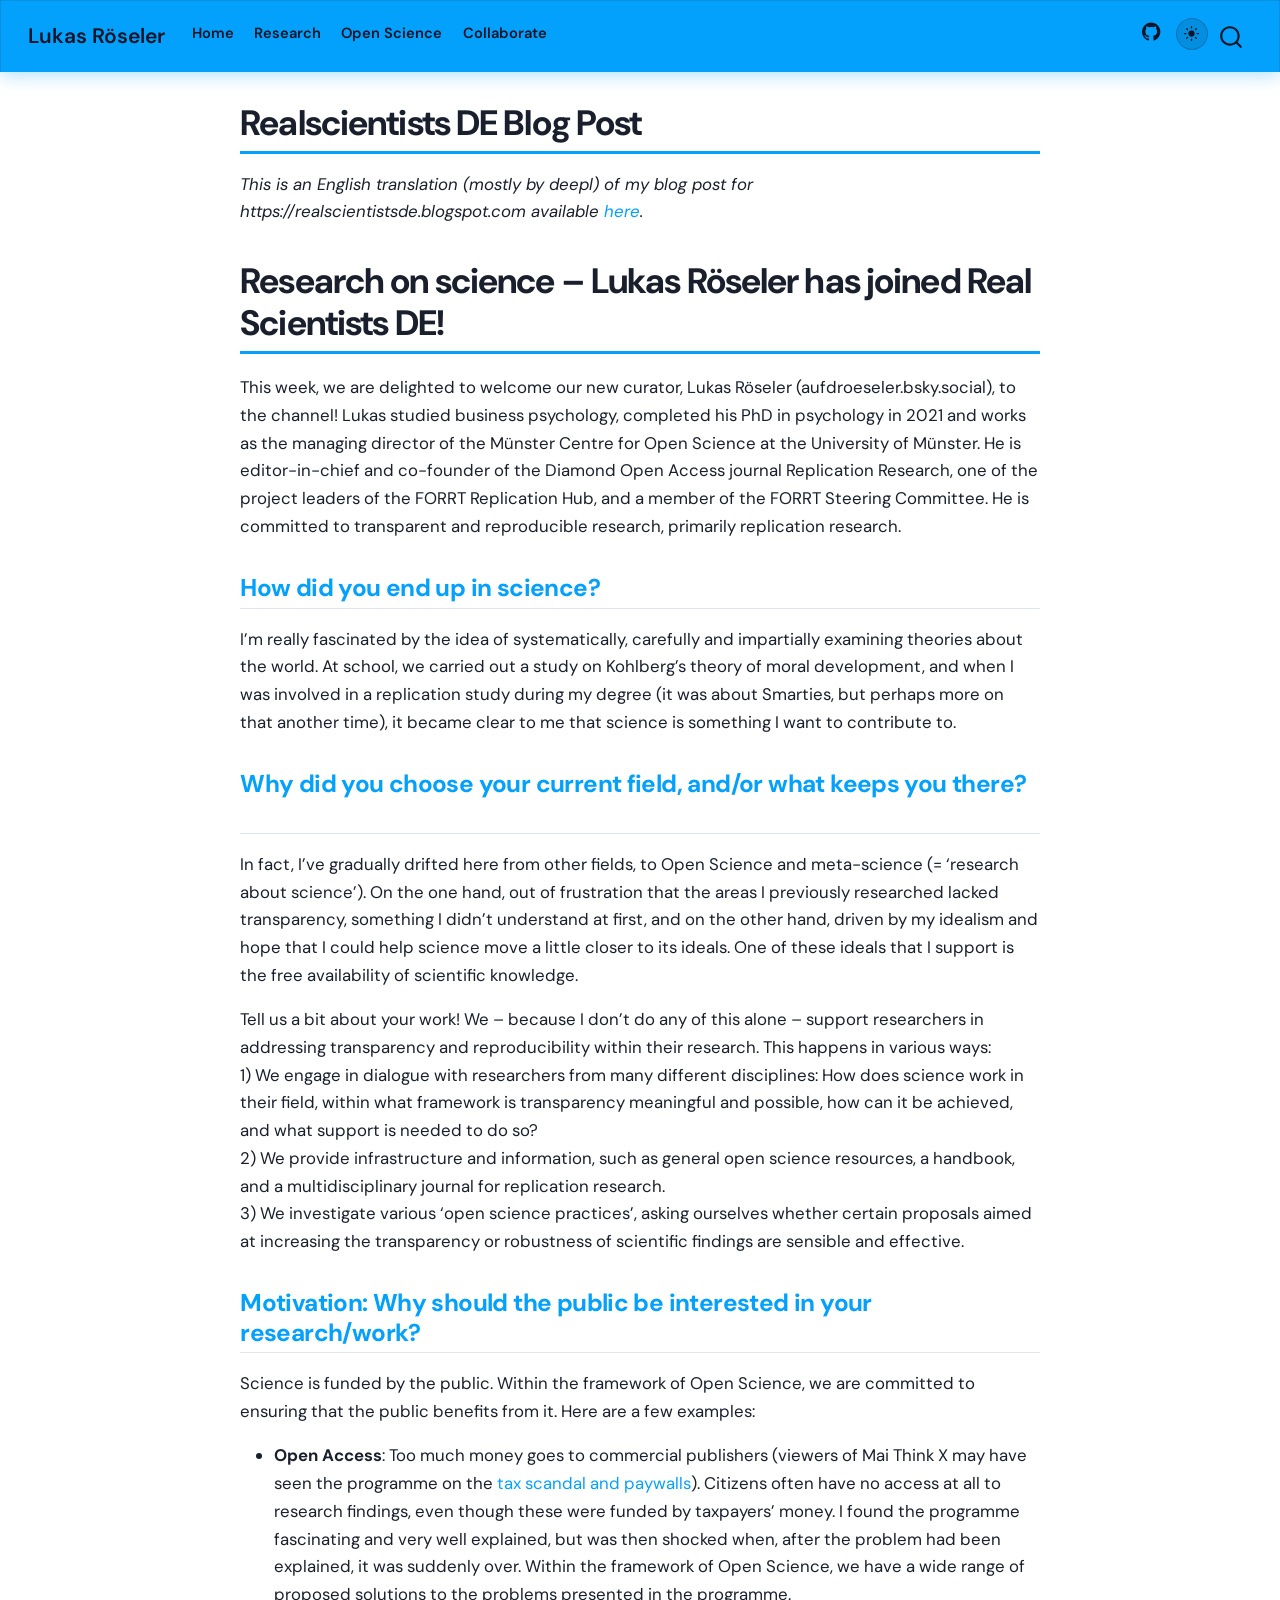
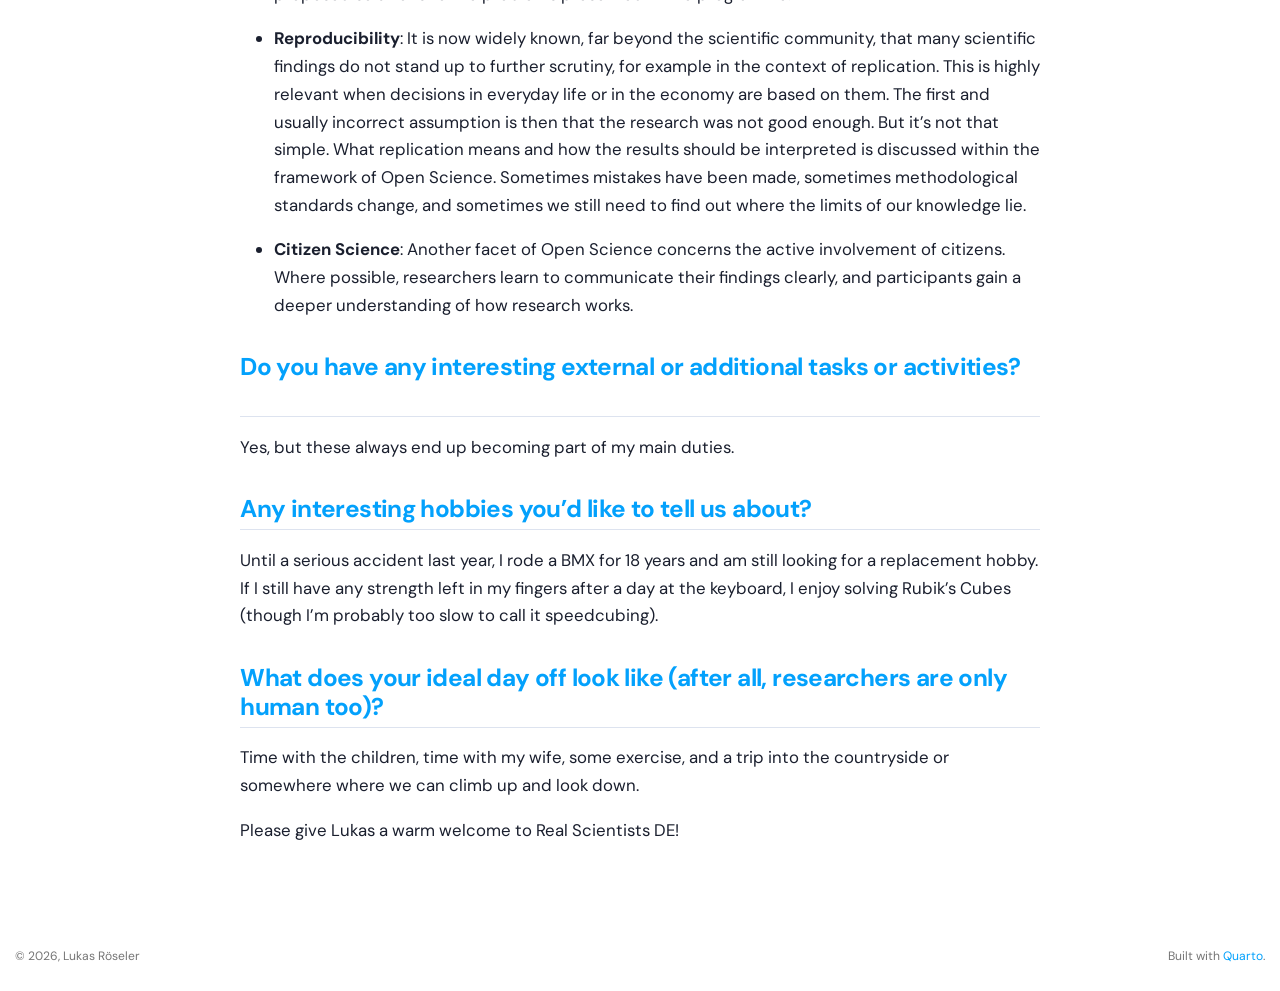
<file: docs/realscientistsde.html>
<!DOCTYPE html>
<html xmlns="http://www.w3.org/1999/xhtml" lang="en" xml:lang="en"><head>

<meta charset="utf-8">
<meta name="generator" content="quarto-1.5.53">

<meta name="viewport" content="width=device-width, initial-scale=1.0, user-scalable=yes">


<title>Realscientists DE Blog Post – Lukas Röseler</title>
<style>
code{white-space: pre-wrap;}
span.smallcaps{font-variant: small-caps;}
div.columns{display: flex; gap: min(4vw, 1.5em);}
div.column{flex: auto; overflow-x: auto;}
div.hanging-indent{margin-left: 1.5em; text-indent: -1.5em;}
ul.task-list{list-style: none;}
ul.task-list li input[type="checkbox"] {
  width: 0.8em;
  margin: 0 0.8em 0.2em -1em; /* quarto-specific, see https://github.com/quarto-dev/quarto-cli/issues/4556 */ 
  vertical-align: middle;
}
</style>


<script src="site_libs/quarto-nav/quarto-nav.js"></script>
<script src="site_libs/quarto-nav/headroom.min.js"></script>
<script src="site_libs/clipboard/clipboard.min.js"></script>
<script src="site_libs/quarto-search/autocomplete.umd.js"></script>
<script src="site_libs/quarto-search/fuse.min.js"></script>
<script src="site_libs/quarto-search/quarto-search.js"></script>
<meta name="quarto:offset" content="./">
<link href="./favicon.ico" rel="icon">
<script src="site_libs/quarto-html/quarto.js"></script>
<script src="site_libs/quarto-html/popper.min.js"></script>
<script src="site_libs/quarto-html/tippy.umd.min.js"></script>
<script src="site_libs/quarto-html/anchor.min.js"></script>
<link href="site_libs/quarto-html/tippy.css" rel="stylesheet">
<link href="site_libs/quarto-html/quarto-syntax-highlighting.css" rel="stylesheet" class="quarto-color-scheme" id="quarto-text-highlighting-styles">
<link href="site_libs/quarto-html/quarto-syntax-highlighting-dark.css" rel="prefetch" class="quarto-color-scheme quarto-color-alternate" id="quarto-text-highlighting-styles">
<script src="site_libs/bootstrap/bootstrap.min.js"></script>
<link href="site_libs/bootstrap/bootstrap-icons.css" rel="stylesheet">
<link href="site_libs/bootstrap/bootstrap.min.css" rel="stylesheet" class="quarto-color-scheme" id="quarto-bootstrap" data-mode="light">
<link href="site_libs/bootstrap/bootstrap-dark.min.css" rel="prefetch" class="quarto-color-scheme quarto-color-alternate" id="quarto-bootstrap" data-mode="dark">
<script id="quarto-search-options" type="application/json">{
  "location": "navbar",
  "copy-button": false,
  "collapse-after": 3,
  "panel-placement": "end",
  "type": "overlay",
  "limit": 50,
  "keyboard-shortcut": [
    "f",
    "/",
    "s"
  ],
  "show-item-context": false,
  "language": {
    "search-no-results-text": "No results",
    "search-matching-documents-text": "matching documents",
    "search-copy-link-title": "Copy link to search",
    "search-hide-matches-text": "Hide additional matches",
    "search-more-match-text": "more match in this document",
    "search-more-matches-text": "more matches in this document",
    "search-clear-button-title": "Clear",
    "search-text-placeholder": "",
    "search-detached-cancel-button-title": "Cancel",
    "search-submit-button-title": "Submit",
    "search-label": "Search"
  }
}</script>
<!-- ═══════════════════════════════════════════════════════════
     GLOBAL DARK MODE — injected on every page via _quarto.yml
     include-in-header: _include-header.html
     ═══════════════════════════════════════════════════════════ -->
<link rel="icon" type="image/svg+xml" href="favicon.svg">
<link rel="icon" type="image/png" sizes="32x32" href="favicon-32x32.png">
<link rel="apple-touch-icon" sizes="180x180" href="favicon-256.png">
<script>
/* Restore saved theme immediately to avoid flash-of-wrong-theme */
(function(){
  var t = localStorage.getItem('lr-theme');
  if(t) document.documentElement.setAttribute('data-bs-theme', t);
})();
</script>
<script>
document.addEventListener('DOMContentLoaded', function(){
  /* Guard: only inject once even if script runs twice */
  if(document.getElementById('darkmode-toggle')) return;

  var btn = document.createElement('button');
  btn.id = 'darkmode-toggle';
  btn.title = 'Toggle light / dark mode';
  btn.setAttribute('aria-label', 'Toggle light/dark mode');

  /* Moon = shown in light mode; Sun = shown in dark mode */
  btn.innerHTML =
    '<svg class="dm-moon" viewBox="0 0 24 24" xmlns="http://www.w3.org/2000/svg">' +
      '<path d="M21 12.79A9 9 0 1 1 11.21 3 7 7 0 0 0 21 12.79z"/>' +
    '</svg>' +
    '<svg class="dm-sun" viewBox="0 0 24 24" xmlns="http://www.w3.org/2000/svg">' +
      '<circle cx="12" cy="12" r="5"/>' +
      '<line x1="12" y1="1"  x2="12" y2="3"/>' +
      '<line x1="12" y1="21" x2="12" y2="23"/>' +
      '<line x1="4.22"  y1="4.22"  x2="5.64"  y2="5.64"/>' +
      '<line x1="18.36" y1="18.36" x2="19.78" y2="19.78"/>' +
      '<line x1="1"  y1="12" x2="3"  y2="12"/>' +
      '<line x1="21" y1="12" x2="23" y2="12"/>' +
      '<line x1="4.22"  y1="19.78" x2="5.64"  y2="18.36"/>' +
      '<line x1="18.36" y1="5.64"  x2="19.78" y2="4.22"/>' +
    '</svg>';

  btn.addEventListener('click', function(){
    var isDark = document.documentElement.getAttribute('data-bs-theme') === 'dark';
    var next = isDark ? 'light' : 'dark';
    document.documentElement.setAttribute('data-bs-theme', next);
    localStorage.setItem('lr-theme', next);
  });

  /* Append to the rightmost .navbar-nav list */
  var navLists = document.querySelectorAll('.navbar-nav');
  var target = navLists[navLists.length - 1];
  if(target){
    var li = document.createElement('li');
    li.className = 'nav-item d-flex align-items-center';
    li.appendChild(btn);
    target.appendChild(li);
  }
});
</script>


</head>

<body class="nav-fixed fullcontent">

<div id="quarto-search-results"></div>
  <header id="quarto-header" class="headroom fixed-top">
    <nav class="navbar navbar-expand-lg " data-bs-theme="dark">
      <div class="navbar-container container-fluid">
      <div class="navbar-brand-container mx-auto">
    <a class="navbar-brand" href="./index.html">
    <span class="navbar-title">Lukas Röseler</span>
    </a>
  </div>
            <div id="quarto-search" class="" title="Search"></div>
          <button class="navbar-toggler" type="button" data-bs-toggle="collapse" data-bs-target="#navbarCollapse" aria-controls="navbarCollapse" role="menu" aria-expanded="false" aria-label="Toggle navigation" onclick="if (window.quartoToggleHeadroom) { window.quartoToggleHeadroom(); }">
  <span class="navbar-toggler-icon"></span>
</button>
          <div class="collapse navbar-collapse" id="navbarCollapse">
            <ul class="navbar-nav navbar-nav-scroll me-auto">
  <li class="nav-item">
    <a class="nav-link" href="./index.html"> 
<span class="menu-text">Home</span></a>
  </li>  
  <li class="nav-item">
    <a class="nav-link" href="./research.html"> 
<span class="menu-text">Research</span></a>
  </li>  
  <li class="nav-item">
    <a class="nav-link" href="./openscience.html"> 
<span class="menu-text">Open Science</span></a>
  </li>  
  <li class="nav-item">
    <a class="nav-link" href="./collaborate.html"> 
<span class="menu-text">Collaborate</span></a>
  </li>  
</ul>
            <ul class="navbar-nav navbar-nav-scroll ms-auto">
  <li class="nav-item compact">
    <a class="nav-link" href="https://github.com/lukasroeseler"> <i class="bi bi-github" role="img" aria-label="GitHub">
</i> 
<span class="menu-text"></span></a>
  </li>  
</ul>
          </div> <!-- /navcollapse -->
            <div class="quarto-navbar-tools">
  <a href="" class="quarto-color-scheme-toggle quarto-navigation-tool  px-1" onclick="window.quartoToggleColorScheme(); return false;" title="Toggle dark mode"><i class="bi"></i></a>
</div>
      </div> <!-- /container-fluid -->
    </nav>
</header>
<!-- content -->
<div id="quarto-content" class="quarto-container page-columns page-rows-contents page-layout-article page-navbar">
<!-- sidebar -->
<!-- margin-sidebar -->
    
<!-- main -->
<main class="content" id="quarto-document-content">

<header id="title-block-header" class="quarto-title-block default">
<div class="quarto-title">
<h1 class="title">Realscientists DE Blog Post</h1>
</div>



<div class="quarto-title-meta">

    
  
    
  </div>
  


</header>


<p><em>This is an English translation (mostly by deepl) of my blog post for https://realscientistsde.blogspot.com available <a href="https://realscientistsde.blogspot.com/2026/05/forschung-uber-wissenschaft-lukas.html">here</a>.</em></p>
<section id="research-on-science-lukas-röseler-has-joined-real-scientists-de" class="level1">
<h1>Research on science – Lukas Röseler has joined Real Scientists DE!</h1>
<p>This week, we are delighted to welcome our new curator, Lukas Röseler (aufdroeseler.bsky.social), to the channel! Lukas studied business psychology, completed his PhD in psychology in 2021 and works as the managing director of the Münster Centre for Open Science at the University of Münster. He is editor-in-chief and co-founder of the Diamond Open Access journal Replication Research, one of the project leaders of the FORRT Replication Hub, and a member of the FORRT Steering Committee. He is committed to transparent and reproducible research, primarily replication research.</p>
<section id="how-did-you-end-up-in-science" class="level2">
<h2 class="anchored" data-anchor-id="how-did-you-end-up-in-science">How did you end up in science?</h2>
<p>I’m really fascinated by the idea of systematically, carefully and impartially examining theories about the world. At school, we carried out a study on Kohlberg’s theory of moral development, and when I was involved in a replication study during my degree (it was about Smarties, but perhaps more on that another time), it became clear to me that science is something I want to contribute to.</p>
</section>
<section id="why-did-you-choose-your-current-field-andor-what-keeps-you-there" class="level2">
<h2 class="anchored" data-anchor-id="why-did-you-choose-your-current-field-andor-what-keeps-you-there">Why did you choose your current field, and/or what keeps you there?</h2>
<p>In fact, I’ve gradually drifted here from other fields, to Open Science and meta-science (= ‘research about science’). On the one hand, out of frustration that the areas I previously researched lacked transparency, something I didn’t understand at first, and on the other hand, driven by my idealism and hope that I could help science move a little closer to its ideals. One of these ideals that I support is the free availability of scientific knowledge.</p>
<p>Tell us a bit about your work! We – because I don’t do any of this alone – support researchers in addressing transparency and reproducibility within their research. This happens in various ways:<br>
1) We engage in dialogue with researchers from many different disciplines: How does science work in their field, within what framework is transparency meaningful and possible, how can it be achieved, and what support is needed to do so?<br>
2) We provide infrastructure and information, such as general open science resources, a handbook, and a multidisciplinary journal for replication research.<br>
3) We investigate various ‘open science practices’, asking ourselves whether certain proposals aimed at increasing the transparency or robustness of scientific findings are sensible and effective.</p>
</section>
<section id="motivation-why-should-the-public-be-interested-in-your-researchwork" class="level2">
<h2 class="anchored" data-anchor-id="motivation-why-should-the-public-be-interested-in-your-researchwork">Motivation: Why should the public be interested in your research/work?</h2>
<p>Science is funded by the public. Within the framework of Open Science, we are committed to ensuring that the public benefits from it. Here are a few examples:</p>
<ul>
<li><p><strong>Open Access</strong>: Too much money goes to commercial publishers (viewers of Mai Think X may have seen the programme on the <a href="https://www.zdf.de/video/shows/mai-think-x-die-show-102/maithink-x-publikation-100">tax scandal and paywalls</a>). Citizens often have no access at all to research findings, even though these were funded by taxpayers’ money. I found the programme fascinating and very well explained, but was then shocked when, after the problem had been explained, it was suddenly over. Within the framework of Open Science, we have a wide range of proposed solutions to the problems presented in the programme.</p></li>
<li><p><strong>Reproducibility</strong>: It is now widely known, far beyond the scientific community, that many scientific findings do not stand up to further scrutiny, for example in the context of replication. This is highly relevant when decisions in everyday life or in the economy are based on them. The first and usually incorrect assumption is then that the research was not good enough. But it’s not that simple. What replication means and how the results should be interpreted is discussed within the framework of Open Science. Sometimes mistakes have been made, sometimes methodological standards change, and sometimes we still need to find out where the limits of our knowledge lie.</p></li>
<li><p><strong>Citizen Science</strong>: Another facet of Open Science concerns the active involvement of citizens. Where possible, researchers learn to communicate their findings clearly, and participants gain a deeper understanding of how research works.</p></li>
</ul>
</section>
<section id="do-you-have-any-interesting-external-or-additional-tasks-or-activities" class="level2">
<h2 class="anchored" data-anchor-id="do-you-have-any-interesting-external-or-additional-tasks-or-activities">Do you have any interesting external or additional tasks or activities?</h2>
<p>Yes, but these always end up becoming part of my main duties.</p>
</section>
<section id="any-interesting-hobbies-youd-like-to-tell-us-about" class="level2">
<h2 class="anchored" data-anchor-id="any-interesting-hobbies-youd-like-to-tell-us-about">Any interesting hobbies you’d like to tell us about?</h2>
<p>Until a serious accident last year, I rode a BMX for 18 years and am still looking for a replacement hobby. If I still have any strength left in my fingers after a day at the keyboard, I enjoy solving Rubik’s Cubes (though I’m probably too slow to call it speedcubing).</p>
</section>
<section id="what-does-your-ideal-day-off-look-like-after-all-researchers-are-only-human-too" class="level2">
<h2 class="anchored" data-anchor-id="what-does-your-ideal-day-off-look-like-after-all-researchers-are-only-human-too">What does your ideal day off look like (after all, researchers are only human too)?</h2>
<p>Time with the children, time with my wife, some exercise, and a trip into the countryside or somewhere where we can climb up and look down.</p>
<p>Please give Lukas a warm welcome to Real Scientists DE!</p>


</section>
</section>

</main> <!-- /main -->
<script id="quarto-html-after-body" type="application/javascript">
window.document.addEventListener("DOMContentLoaded", function (event) {
  const toggleBodyColorMode = (bsSheetEl) => {
    const mode = bsSheetEl.getAttribute("data-mode");
    const bodyEl = window.document.querySelector("body");
    if (mode === "dark") {
      bodyEl.classList.add("quarto-dark");
      bodyEl.classList.remove("quarto-light");
    } else {
      bodyEl.classList.add("quarto-light");
      bodyEl.classList.remove("quarto-dark");
    }
  }
  const toggleBodyColorPrimary = () => {
    const bsSheetEl = window.document.querySelector("link#quarto-bootstrap");
    if (bsSheetEl) {
      toggleBodyColorMode(bsSheetEl);
    }
  }
  toggleBodyColorPrimary();  
  const disableStylesheet = (stylesheets) => {
    for (let i=0; i < stylesheets.length; i++) {
      const stylesheet = stylesheets[i];
      stylesheet.rel = 'prefetch';
    }
  }
  const enableStylesheet = (stylesheets) => {
    for (let i=0; i < stylesheets.length; i++) {
      const stylesheet = stylesheets[i];
      stylesheet.rel = 'stylesheet';
    }
  }
  const manageTransitions = (selector, allowTransitions) => {
    const els = window.document.querySelectorAll(selector);
    for (let i=0; i < els.length; i++) {
      const el = els[i];
      if (allowTransitions) {
        el.classList.remove('notransition');
      } else {
        el.classList.add('notransition');
      }
    }
  }
  const toggleGiscusIfUsed = (isAlternate, darkModeDefault) => {
    const baseTheme = document.querySelector('#giscus-base-theme')?.value ?? 'light';
    const alternateTheme = document.querySelector('#giscus-alt-theme')?.value ?? 'dark';
    let newTheme = '';
    if(darkModeDefault) {
      newTheme = isAlternate ? baseTheme : alternateTheme;
    } else {
      newTheme = isAlternate ? alternateTheme : baseTheme;
    }
    const changeGiscusTheme = () => {
      // From: https://github.com/giscus/giscus/issues/336
      const sendMessage = (message) => {
        const iframe = document.querySelector('iframe.giscus-frame');
        if (!iframe) return;
        iframe.contentWindow.postMessage({ giscus: message }, 'https://giscus.app');
      }
      sendMessage({
        setConfig: {
          theme: newTheme
        }
      });
    }
    const isGiscussLoaded = window.document.querySelector('iframe.giscus-frame') !== null;
    if (isGiscussLoaded) {
      changeGiscusTheme();
    }
  }
  const toggleColorMode = (alternate) => {
    // Switch the stylesheets
    const alternateStylesheets = window.document.querySelectorAll('link.quarto-color-scheme.quarto-color-alternate');
    manageTransitions('#quarto-margin-sidebar .nav-link', false);
    if (alternate) {
      enableStylesheet(alternateStylesheets);
      for (const sheetNode of alternateStylesheets) {
        if (sheetNode.id === "quarto-bootstrap") {
          toggleBodyColorMode(sheetNode);
        }
      }
    } else {
      disableStylesheet(alternateStylesheets);
      toggleBodyColorPrimary();
    }
    manageTransitions('#quarto-margin-sidebar .nav-link', true);
    // Switch the toggles
    const toggles = window.document.querySelectorAll('.quarto-color-scheme-toggle');
    for (let i=0; i < toggles.length; i++) {
      const toggle = toggles[i];
      if (toggle) {
        if (alternate) {
          toggle.classList.add("alternate");     
        } else {
          toggle.classList.remove("alternate");
        }
      }
    }
    // Hack to workaround the fact that safari doesn't
    // properly recolor the scrollbar when toggling (#1455)
    if (navigator.userAgent.indexOf('Safari') > 0 && navigator.userAgent.indexOf('Chrome') == -1) {
      manageTransitions("body", false);
      window.scrollTo(0, 1);
      setTimeout(() => {
        window.scrollTo(0, 0);
        manageTransitions("body", true);
      }, 40);  
    }
  }
  const isFileUrl = () => { 
    return window.location.protocol === 'file:';
  }
  const hasAlternateSentinel = () => {  
    let styleSentinel = getColorSchemeSentinel();
    if (styleSentinel !== null) {
      return styleSentinel === "alternate";
    } else {
      return false;
    }
  }
  const setStyleSentinel = (alternate) => {
    const value = alternate ? "alternate" : "default";
    if (!isFileUrl()) {
      window.localStorage.setItem("quarto-color-scheme", value);
    } else {
      localAlternateSentinel = value;
    }
  }
  const getColorSchemeSentinel = () => {
    if (!isFileUrl()) {
      const storageValue = window.localStorage.getItem("quarto-color-scheme");
      return storageValue != null ? storageValue : localAlternateSentinel;
    } else {
      return localAlternateSentinel;
    }
  }
  const darkModeDefault = false;
  let localAlternateSentinel = darkModeDefault ? 'alternate' : 'default';
  // Dark / light mode switch
  window.quartoToggleColorScheme = () => {
    // Read the current dark / light value 
    let toAlternate = !hasAlternateSentinel();
    toggleColorMode(toAlternate);
    setStyleSentinel(toAlternate);
    toggleGiscusIfUsed(toAlternate, darkModeDefault);
  };
  // Ensure there is a toggle, if there isn't float one in the top right
  if (window.document.querySelector('.quarto-color-scheme-toggle') === null) {
    const a = window.document.createElement('a');
    a.classList.add('top-right');
    a.classList.add('quarto-color-scheme-toggle');
    a.href = "";
    a.onclick = function() { try { window.quartoToggleColorScheme(); } catch {} return false; };
    const i = window.document.createElement("i");
    i.classList.add('bi');
    a.appendChild(i);
    window.document.body.appendChild(a);
  }
  // Switch to dark mode if need be
  if (hasAlternateSentinel()) {
    toggleColorMode(true);
  } else {
    toggleColorMode(false);
  }
  const icon = "";
  const anchorJS = new window.AnchorJS();
  anchorJS.options = {
    placement: 'right',
    icon: icon
  };
  anchorJS.add('.anchored');
  const isCodeAnnotation = (el) => {
    for (const clz of el.classList) {
      if (clz.startsWith('code-annotation-')) {                     
        return true;
      }
    }
    return false;
  }
  const onCopySuccess = function(e) {
    // button target
    const button = e.trigger;
    // don't keep focus
    button.blur();
    // flash "checked"
    button.classList.add('code-copy-button-checked');
    var currentTitle = button.getAttribute("title");
    button.setAttribute("title", "Copied!");
    let tooltip;
    if (window.bootstrap) {
      button.setAttribute("data-bs-toggle", "tooltip");
      button.setAttribute("data-bs-placement", "left");
      button.setAttribute("data-bs-title", "Copied!");
      tooltip = new bootstrap.Tooltip(button, 
        { trigger: "manual", 
          customClass: "code-copy-button-tooltip",
          offset: [0, -8]});
      tooltip.show();    
    }
    setTimeout(function() {
      if (tooltip) {
        tooltip.hide();
        button.removeAttribute("data-bs-title");
        button.removeAttribute("data-bs-toggle");
        button.removeAttribute("data-bs-placement");
      }
      button.setAttribute("title", currentTitle);
      button.classList.remove('code-copy-button-checked');
    }, 1000);
    // clear code selection
    e.clearSelection();
  }
  const getTextToCopy = function(trigger) {
      const codeEl = trigger.previousElementSibling.cloneNode(true);
      for (const childEl of codeEl.children) {
        if (isCodeAnnotation(childEl)) {
          childEl.remove();
        }
      }
      return codeEl.innerText;
  }
  const clipboard = new window.ClipboardJS('.code-copy-button:not([data-in-quarto-modal])', {
    text: getTextToCopy
  });
  clipboard.on('success', onCopySuccess);
  if (window.document.getElementById('quarto-embedded-source-code-modal')) {
    // For code content inside modals, clipBoardJS needs to be initialized with a container option
    // TODO: Check when it could be a function (https://github.com/zenorocha/clipboard.js/issues/860)
    const clipboardModal = new window.ClipboardJS('.code-copy-button[data-in-quarto-modal]', {
      text: getTextToCopy,
      container: window.document.getElementById('quarto-embedded-source-code-modal')
    });
    clipboardModal.on('success', onCopySuccess);
  }
    var localhostRegex = new RegExp(/^(?:http|https):\/\/localhost\:?[0-9]*\//);
    var mailtoRegex = new RegExp(/^mailto:/);
      var filterRegex = new RegExp('/' + window.location.host + '/');
    var isInternal = (href) => {
        return filterRegex.test(href) || localhostRegex.test(href) || mailtoRegex.test(href);
    }
    // Inspect non-navigation links and adorn them if external
 	var links = window.document.querySelectorAll('a[href]:not(.nav-link):not(.navbar-brand):not(.toc-action):not(.sidebar-link):not(.sidebar-item-toggle):not(.pagination-link):not(.no-external):not([aria-hidden]):not(.dropdown-item):not(.quarto-navigation-tool):not(.about-link)');
    for (var i=0; i<links.length; i++) {
      const link = links[i];
      if (!isInternal(link.href)) {
        // undo the damage that might have been done by quarto-nav.js in the case of
        // links that we want to consider external
        if (link.dataset.originalHref !== undefined) {
          link.href = link.dataset.originalHref;
        }
      }
    }
  function tippyHover(el, contentFn, onTriggerFn, onUntriggerFn) {
    const config = {
      allowHTML: true,
      maxWidth: 500,
      delay: 100,
      arrow: false,
      appendTo: function(el) {
          return el.parentElement;
      },
      interactive: true,
      interactiveBorder: 10,
      theme: 'quarto',
      placement: 'bottom-start',
    };
    if (contentFn) {
      config.content = contentFn;
    }
    if (onTriggerFn) {
      config.onTrigger = onTriggerFn;
    }
    if (onUntriggerFn) {
      config.onUntrigger = onUntriggerFn;
    }
    window.tippy(el, config); 
  }
  const noterefs = window.document.querySelectorAll('a[role="doc-noteref"]');
  for (var i=0; i<noterefs.length; i++) {
    const ref = noterefs[i];
    tippyHover(ref, function() {
      // use id or data attribute instead here
      let href = ref.getAttribute('data-footnote-href') || ref.getAttribute('href');
      try { href = new URL(href).hash; } catch {}
      const id = href.replace(/^#\/?/, "");
      const note = window.document.getElementById(id);
      if (note) {
        return note.innerHTML;
      } else {
        return "";
      }
    });
  }
  const xrefs = window.document.querySelectorAll('a.quarto-xref');
  const processXRef = (id, note) => {
    // Strip column container classes
    const stripColumnClz = (el) => {
      el.classList.remove("page-full", "page-columns");
      if (el.children) {
        for (const child of el.children) {
          stripColumnClz(child);
        }
      }
    }
    stripColumnClz(note)
    if (id === null || id.startsWith('sec-')) {
      // Special case sections, only their first couple elements
      const container = document.createElement("div");
      if (note.children && note.children.length > 2) {
        container.appendChild(note.children[0].cloneNode(true));
        for (let i = 1; i < note.children.length; i++) {
          const child = note.children[i];
          if (child.tagName === "P" && child.innerText === "") {
            continue;
          } else {
            container.appendChild(child.cloneNode(true));
            break;
          }
        }
        if (window.Quarto?.typesetMath) {
          window.Quarto.typesetMath(container);
        }
        return container.innerHTML
      } else {
        if (window.Quarto?.typesetMath) {
          window.Quarto.typesetMath(note);
        }
        return note.innerHTML;
      }
    } else {
      // Remove any anchor links if they are present
      const anchorLink = note.querySelector('a.anchorjs-link');
      if (anchorLink) {
        anchorLink.remove();
      }
      if (window.Quarto?.typesetMath) {
        window.Quarto.typesetMath(note);
      }
      // TODO in 1.5, we should make sure this works without a callout special case
      if (note.classList.contains("callout")) {
        return note.outerHTML;
      } else {
        return note.innerHTML;
      }
    }
  }
  for (var i=0; i<xrefs.length; i++) {
    const xref = xrefs[i];
    tippyHover(xref, undefined, function(instance) {
      instance.disable();
      let url = xref.getAttribute('href');
      let hash = undefined; 
      if (url.startsWith('#')) {
        hash = url;
      } else {
        try { hash = new URL(url).hash; } catch {}
      }
      if (hash) {
        const id = hash.replace(/^#\/?/, "");
        const note = window.document.getElementById(id);
        if (note !== null) {
          try {
            const html = processXRef(id, note.cloneNode(true));
            instance.setContent(html);
          } finally {
            instance.enable();
            instance.show();
          }
        } else {
          // See if we can fetch this
          fetch(url.split('#')[0])
          .then(res => res.text())
          .then(html => {
            const parser = new DOMParser();
            const htmlDoc = parser.parseFromString(html, "text/html");
            const note = htmlDoc.getElementById(id);
            if (note !== null) {
              const html = processXRef(id, note);
              instance.setContent(html);
            } 
          }).finally(() => {
            instance.enable();
            instance.show();
          });
        }
      } else {
        // See if we can fetch a full url (with no hash to target)
        // This is a special case and we should probably do some content thinning / targeting
        fetch(url)
        .then(res => res.text())
        .then(html => {
          const parser = new DOMParser();
          const htmlDoc = parser.parseFromString(html, "text/html");
          const note = htmlDoc.querySelector('main.content');
          if (note !== null) {
            // This should only happen for chapter cross references
            // (since there is no id in the URL)
            // remove the first header
            if (note.children.length > 0 && note.children[0].tagName === "HEADER") {
              note.children[0].remove();
            }
            const html = processXRef(null, note);
            instance.setContent(html);
          } 
        }).finally(() => {
          instance.enable();
          instance.show();
        });
      }
    }, function(instance) {
    });
  }
      let selectedAnnoteEl;
      const selectorForAnnotation = ( cell, annotation) => {
        let cellAttr = 'data-code-cell="' + cell + '"';
        let lineAttr = 'data-code-annotation="' +  annotation + '"';
        const selector = 'span[' + cellAttr + '][' + lineAttr + ']';
        return selector;
      }
      const selectCodeLines = (annoteEl) => {
        const doc = window.document;
        const targetCell = annoteEl.getAttribute("data-target-cell");
        const targetAnnotation = annoteEl.getAttribute("data-target-annotation");
        const annoteSpan = window.document.querySelector(selectorForAnnotation(targetCell, targetAnnotation));
        const lines = annoteSpan.getAttribute("data-code-lines").split(",");
        const lineIds = lines.map((line) => {
          return targetCell + "-" + line;
        })
        let top = null;
        let height = null;
        let parent = null;
        if (lineIds.length > 0) {
            //compute the position of the single el (top and bottom and make a div)
            const el = window.document.getElementById(lineIds[0]);
            top = el.offsetTop;
            height = el.offsetHeight;
            parent = el.parentElement.parentElement;
          if (lineIds.length > 1) {
            const lastEl = window.document.getElementById(lineIds[lineIds.length - 1]);
            const bottom = lastEl.offsetTop + lastEl.offsetHeight;
            height = bottom - top;
          }
          if (top !== null && height !== null && parent !== null) {
            // cook up a div (if necessary) and position it 
            let div = window.document.getElementById("code-annotation-line-highlight");
            if (div === null) {
              div = window.document.createElement("div");
              div.setAttribute("id", "code-annotation-line-highlight");
              div.style.position = 'absolute';
              parent.appendChild(div);
            }
            div.style.top = top - 2 + "px";
            div.style.height = height + 4 + "px";
            div.style.left = 0;
            let gutterDiv = window.document.getElementById("code-annotation-line-highlight-gutter");
            if (gutterDiv === null) {
              gutterDiv = window.document.createElement("div");
              gutterDiv.setAttribute("id", "code-annotation-line-highlight-gutter");
              gutterDiv.style.position = 'absolute';
              const codeCell = window.document.getElementById(targetCell);
              const gutter = codeCell.querySelector('.code-annotation-gutter');
              gutter.appendChild(gutterDiv);
            }
            gutterDiv.style.top = top - 2 + "px";
            gutterDiv.style.height = height + 4 + "px";
          }
          selectedAnnoteEl = annoteEl;
        }
      };
      const unselectCodeLines = () => {
        const elementsIds = ["code-annotation-line-highlight", "code-annotation-line-highlight-gutter"];
        elementsIds.forEach((elId) => {
          const div = window.document.getElementById(elId);
          if (div) {
            div.remove();
          }
        });
        selectedAnnoteEl = undefined;
      };
        // Handle positioning of the toggle
    window.addEventListener(
      "resize",
      throttle(() => {
        elRect = undefined;
        if (selectedAnnoteEl) {
          selectCodeLines(selectedAnnoteEl);
        }
      }, 10)
    );
    function throttle(fn, ms) {
    let throttle = false;
    let timer;
      return (...args) => {
        if(!throttle) { // first call gets through
            fn.apply(this, args);
            throttle = true;
        } else { // all the others get throttled
            if(timer) clearTimeout(timer); // cancel #2
            timer = setTimeout(() => {
              fn.apply(this, args);
              timer = throttle = false;
            }, ms);
        }
      };
    }
      // Attach click handler to the DT
      const annoteDls = window.document.querySelectorAll('dt[data-target-cell]');
      for (const annoteDlNode of annoteDls) {
        annoteDlNode.addEventListener('click', (event) => {
          const clickedEl = event.target;
          if (clickedEl !== selectedAnnoteEl) {
            unselectCodeLines();
            const activeEl = window.document.querySelector('dt[data-target-cell].code-annotation-active');
            if (activeEl) {
              activeEl.classList.remove('code-annotation-active');
            }
            selectCodeLines(clickedEl);
            clickedEl.classList.add('code-annotation-active');
          } else {
            // Unselect the line
            unselectCodeLines();
            clickedEl.classList.remove('code-annotation-active');
          }
        });
      }
  const findCites = (el) => {
    const parentEl = el.parentElement;
    if (parentEl) {
      const cites = parentEl.dataset.cites;
      if (cites) {
        return {
          el,
          cites: cites.split(' ')
        };
      } else {
        return findCites(el.parentElement)
      }
    } else {
      return undefined;
    }
  };
  var bibliorefs = window.document.querySelectorAll('a[role="doc-biblioref"]');
  for (var i=0; i<bibliorefs.length; i++) {
    const ref = bibliorefs[i];
    const citeInfo = findCites(ref);
    if (citeInfo) {
      tippyHover(citeInfo.el, function() {
        var popup = window.document.createElement('div');
        citeInfo.cites.forEach(function(cite) {
          var citeDiv = window.document.createElement('div');
          citeDiv.classList.add('hanging-indent');
          citeDiv.classList.add('csl-entry');
          var biblioDiv = window.document.getElementById('ref-' + cite);
          if (biblioDiv) {
            citeDiv.innerHTML = biblioDiv.innerHTML;
          }
          popup.appendChild(citeDiv);
        });
        return popup.innerHTML;
      });
    }
  }
});
</script>
</div> <!-- /content -->
<footer class="footer">
  <div class="nav-footer">
    <div class="nav-footer-left">
<p>© 2026, Lukas Röseler</p>
</div>   
    <div class="nav-footer-center">
      &nbsp;
    </div>
    <div class="nav-footer-right">
<p>Built with <a href="https://quarto.org/">Quarto</a>.</p>
</div>
  </div>
</footer>




</body></html>
</file>
<file: site_libs/quarto-html/tippy.css>
.tippy-box[data-animation=fade][data-state=hidden]{opacity:0}[data-tippy-root]{max-width:calc(100vw - 10px)}.tippy-box{position:relative;background-color:#333;color:#fff;border-radius:4px;font-size:14px;line-height:1.4;white-space:normal;outline:0;transition-property:transform,visibility,opacity}.tippy-box[data-placement^=top]>.tippy-arrow{bottom:0}.tippy-box[data-placement^=top]>.tippy-arrow:before{bottom:-7px;left:0;border-width:8px 8px 0;border-top-color:initial;transform-origin:center top}.tippy-box[data-placement^=bottom]>.tippy-arrow{top:0}.tippy-box[data-placement^=bottom]>.tippy-arrow:before{top:-7px;left:0;border-width:0 8px 8px;border-bottom-color:initial;transform-origin:center bottom}.tippy-box[data-placement^=left]>.tippy-arrow{right:0}.tippy-box[data-placement^=left]>.tippy-arrow:before{border-width:8px 0 8px 8px;border-left-color:initial;right:-7px;transform-origin:center left}.tippy-box[data-placement^=right]>.tippy-arrow{left:0}.tippy-box[data-placement^=right]>.tippy-arrow:before{left:-7px;border-width:8px 8px 8px 0;border-right-color:initial;transform-origin:center right}.tippy-box[data-inertia][data-state=visible]{transition-timing-function:cubic-bezier(.54,1.5,.38,1.11)}.tippy-arrow{width:16px;height:16px;color:#333}.tippy-arrow:before{content:"";position:absolute;border-color:transparent;border-style:solid}.tippy-content{position:relative;padding:5px 9px;z-index:1}
</file>
<file: site_libs/quarto-html/quarto-syntax-highlighting-bf27225e3a48a9273f3daa8f8e829971.css>
/* quarto syntax highlight colors */
:root {
  --quarto-hl-ot-color: #003B4F;
  --quarto-hl-at-color: #657422;
  --quarto-hl-ss-color: #20794D;
  --quarto-hl-an-color: #5E5E5E;
  --quarto-hl-fu-color: #4758AB;
  --quarto-hl-st-color: #20794D;
  --quarto-hl-cf-color: #003B4F;
  --quarto-hl-op-color: #5E5E5E;
  --quarto-hl-er-color: #AD0000;
  --quarto-hl-bn-color: #AD0000;
  --quarto-hl-al-color: #AD0000;
  --quarto-hl-va-color: #111111;
  --quarto-hl-bu-color: inherit;
  --quarto-hl-ex-color: inherit;
  --quarto-hl-pp-color: #AD0000;
  --quarto-hl-in-color: #5E5E5E;
  --quarto-hl-vs-color: #20794D;
  --quarto-hl-wa-color: #5E5E5E;
  --quarto-hl-do-color: #5E5E5E;
  --quarto-hl-im-color: #00769E;
  --quarto-hl-ch-color: #20794D;
  --quarto-hl-dt-color: #AD0000;
  --quarto-hl-fl-color: #AD0000;
  --quarto-hl-co-color: #5E5E5E;
  --quarto-hl-cv-color: #5E5E5E;
  --quarto-hl-cn-color: #8f5902;
  --quarto-hl-sc-color: #5E5E5E;
  --quarto-hl-dv-color: #AD0000;
  --quarto-hl-kw-color: #003B4F;
}

/* other quarto variables */
:root {
  --quarto-font-monospace: SFMono-Regular, Menlo, Monaco, Consolas, "Liberation Mono", "Courier New", monospace;
}

/* syntax highlight based on Pandoc's rules */
pre > code.sourceCode > span {
  color: #003B4F;
}

code.sourceCode > span {
  color: #003B4F;
}

div.sourceCode,
div.sourceCode pre.sourceCode {
  color: #003B4F;
}

/* Normal */
code span {
  color: #003B4F;
}

/* Alert */
code span.al {
  color: #AD0000;
  font-style: inherit;
}

/* Annotation */
code span.an {
  color: #5E5E5E;
  font-style: inherit;
}

/* Attribute */
code span.at {
  color: #657422;
  font-style: inherit;
}

/* BaseN */
code span.bn {
  color: #AD0000;
  font-style: inherit;
}

/* BuiltIn */
code span.bu {
  font-style: inherit;
}

/* ControlFlow */
code span.cf {
  color: #003B4F;
  font-weight: bold;
  font-style: inherit;
}

/* Char */
code span.ch {
  color: #20794D;
  font-style: inherit;
}

/* Constant */
code span.cn {
  color: #8f5902;
  font-style: inherit;
}

/* Comment */
code span.co {
  color: #5E5E5E;
  font-style: inherit;
}

/* CommentVar */
code span.cv {
  color: #5E5E5E;
  font-style: italic;
}

/* Documentation */
code span.do {
  color: #5E5E5E;
  font-style: italic;
}

/* DataType */
code span.dt {
  color: #AD0000;
  font-style: inherit;
}

/* DecVal */
code span.dv {
  color: #AD0000;
  font-style: inherit;
}

/* Error */
code span.er {
  color: #AD0000;
  font-style: inherit;
}

/* Extension */
code span.ex {
  font-style: inherit;
}

/* Float */
code span.fl {
  color: #AD0000;
  font-style: inherit;
}

/* Function */
code span.fu {
  color: #4758AB;
  font-style: inherit;
}

/* Import */
code span.im {
  color: #00769E;
  font-style: inherit;
}

/* Information */
code span.in {
  color: #5E5E5E;
  font-style: inherit;
}

/* Keyword */
code span.kw {
  color: #003B4F;
  font-weight: bold;
  font-style: inherit;
}

/* Operator */
code span.op {
  color: #5E5E5E;
  font-style: inherit;
}

/* Other */
code span.ot {
  color: #003B4F;
  font-style: inherit;
}

/* Preprocessor */
code span.pp {
  color: #AD0000;
  font-style: inherit;
}

/* SpecialChar */
code span.sc {
  color: #5E5E5E;
  font-style: inherit;
}

/* SpecialString */
code span.ss {
  color: #20794D;
  font-style: inherit;
}

/* String */
code span.st {
  color: #20794D;
  font-style: inherit;
}

/* Variable */
code span.va {
  color: #111111;
  font-style: inherit;
}

/* VerbatimString */
code span.vs {
  color: #20794D;
  font-style: inherit;
}

/* Warning */
code span.wa {
  color: #5E5E5E;
  font-style: italic;
}

.prevent-inlining {
  content: "</";
}

/*# sourceMappingURL=8be38f48d34c45af72792cbd699585e7.css.map */
</file>
<file: site_libs/quarto-html/quarto-syntax-highlighting-dark-b626d73c4c936ccc3cb08be7d45d1df6.css>
/* quarto syntax highlight colors */
:root {
  --quarto-hl-al-color: #f07178;
  --quarto-hl-an-color: #d4d0ab;
  --quarto-hl-at-color: #00e0e0;
  --quarto-hl-bn-color: #d4d0ab;
  --quarto-hl-bu-color: #abe338;
  --quarto-hl-ch-color: #abe338;
  --quarto-hl-co-color: #f8f8f2;
  --quarto-hl-cv-color: #ffd700;
  --quarto-hl-cn-color: #ffd700;
  --quarto-hl-cf-color: #ffa07a;
  --quarto-hl-dt-color: #ffa07a;
  --quarto-hl-dv-color: #d4d0ab;
  --quarto-hl-do-color: #f8f8f2;
  --quarto-hl-er-color: #f07178;
  --quarto-hl-ex-color: #00e0e0;
  --quarto-hl-fl-color: #d4d0ab;
  --quarto-hl-fu-color: #ffa07a;
  --quarto-hl-im-color: #abe338;
  --quarto-hl-in-color: #d4d0ab;
  --quarto-hl-kw-color: #ffa07a;
  --quarto-hl-op-color: #ffa07a;
  --quarto-hl-ot-color: #00e0e0;
  --quarto-hl-pp-color: #dcc6e0;
  --quarto-hl-re-color: #00e0e0;
  --quarto-hl-sc-color: #abe338;
  --quarto-hl-ss-color: #abe338;
  --quarto-hl-st-color: #abe338;
  --quarto-hl-va-color: #00e0e0;
  --quarto-hl-vs-color: #abe338;
  --quarto-hl-wa-color: #dcc6e0;
}

/* other quarto variables */
:root {
  --quarto-font-monospace: SFMono-Regular, Menlo, Monaco, Consolas, "Liberation Mono", "Courier New", monospace;
}

/* syntax highlight based on Pandoc's rules */
pre > code.sourceCode > span {
  color: #f8f8f2;
}

code.sourceCode > span {
  color: #f8f8f2;
}

div.sourceCode,
div.sourceCode pre.sourceCode {
  color: #f8f8f2;
}

/* Normal */
code span {
  color: #f8f8f2;
}

/* Alert */
code span.al {
  color: #f07178;
}

/* Annotation */
code span.an {
  color: #d4d0ab;
}

/* Attribute */
code span.at {
  color: #00e0e0;
}

/* BaseN */
code span.bn {
  color: #d4d0ab;
}

/* BuiltIn */
code span.bu {
  color: #abe338;
}

/* ControlFlow */
code span.cf {
  font-weight: bold;
  color: #ffa07a;
}

/* Char */
code span.ch {
  color: #abe338;
}

/* Constant */
code span.cn {
  color: #ffd700;
}

/* Comment */
code span.co {
  font-style: italic;
  color: #f8f8f2;
}

/* CommentVar */
code span.cv {
  color: #ffd700;
}

/* Documentation */
code span.do {
  color: #f8f8f2;
}

/* DataType */
code span.dt {
  color: #ffa07a;
}

/* DecVal */
code span.dv {
  color: #d4d0ab;
}

/* Error */
code span.er {
  color: #f07178;
  text-decoration: underline;
}

/* Extension */
code span.ex {
  font-weight: bold;
  color: #00e0e0;
}

/* Float */
code span.fl {
  color: #d4d0ab;
}

/* Function */
code span.fu {
  color: #ffa07a;
}

/* Import */
code span.im {
  color: #abe338;
}

/* Information */
code span.in {
  color: #d4d0ab;
}

/* Keyword */
code span.kw {
  font-weight: bold;
  color: #ffa07a;
}

/* Operator */
code span.op {
  color: #ffa07a;
}

/* Other */
code span.ot {
  color: #00e0e0;
}

/* Preprocessor */
code span.pp {
  color: #dcc6e0;
}

/* RegionMarker */
code span.re {
  background-color: #f8f8f2;
  color: #00e0e0;
}

/* SpecialChar */
code span.sc {
  color: #abe338;
}

/* SpecialString */
code span.ss {
  color: #abe338;
}

/* String */
code span.st {
  color: #abe338;
}

/* Variable */
code span.va {
  color: #00e0e0;
}

/* VerbatimString */
code span.vs {
  color: #abe338;
}

/* Warning */
code span.wa {
  color: #dcc6e0;
}

.prevent-inlining {
  content: "</";
}

/*# sourceMappingURL=a269c63e8167c3ae395728e86feb0848.css.map */
</file>
<file: docs/site_libs/quarto-html/tippy.css>
.tippy-box[data-animation=fade][data-state=hidden]{opacity:0}[data-tippy-root]{max-width:calc(100vw - 10px)}.tippy-box{position:relative;background-color:#333;color:#fff;border-radius:4px;font-size:14px;line-height:1.4;white-space:normal;outline:0;transition-property:transform,visibility,opacity}.tippy-box[data-placement^=top]>.tippy-arrow{bottom:0}.tippy-box[data-placement^=top]>.tippy-arrow:before{bottom:-7px;left:0;border-width:8px 8px 0;border-top-color:initial;transform-origin:center top}.tippy-box[data-placement^=bottom]>.tippy-arrow{top:0}.tippy-box[data-placement^=bottom]>.tippy-arrow:before{top:-7px;left:0;border-width:0 8px 8px;border-bottom-color:initial;transform-origin:center bottom}.tippy-box[data-placement^=left]>.tippy-arrow{right:0}.tippy-box[data-placement^=left]>.tippy-arrow:before{border-width:8px 0 8px 8px;border-left-color:initial;right:-7px;transform-origin:center left}.tippy-box[data-placement^=right]>.tippy-arrow{left:0}.tippy-box[data-placement^=right]>.tippy-arrow:before{left:-7px;border-width:8px 8px 8px 0;border-right-color:initial;transform-origin:center right}.tippy-box[data-inertia][data-state=visible]{transition-timing-function:cubic-bezier(.54,1.5,.38,1.11)}.tippy-arrow{width:16px;height:16px;color:#333}.tippy-arrow:before{content:"";position:absolute;border-color:transparent;border-style:solid}.tippy-content{position:relative;padding:5px 9px;z-index:1}
</file>
<file: docs/site_libs/quarto-html/quarto-syntax-highlighting.css>
/* quarto syntax highlight colors */
:root {
  --quarto-hl-ot-color: #003B4F;
  --quarto-hl-at-color: #657422;
  --quarto-hl-ss-color: #20794D;
  --quarto-hl-an-color: #5E5E5E;
  --quarto-hl-fu-color: #4758AB;
  --quarto-hl-st-color: #20794D;
  --quarto-hl-cf-color: #003B4F;
  --quarto-hl-op-color: #5E5E5E;
  --quarto-hl-er-color: #AD0000;
  --quarto-hl-bn-color: #AD0000;
  --quarto-hl-al-color: #AD0000;
  --quarto-hl-va-color: #111111;
  --quarto-hl-bu-color: inherit;
  --quarto-hl-ex-color: inherit;
  --quarto-hl-pp-color: #AD0000;
  --quarto-hl-in-color: #5E5E5E;
  --quarto-hl-vs-color: #20794D;
  --quarto-hl-wa-color: #5E5E5E;
  --quarto-hl-do-color: #5E5E5E;
  --quarto-hl-im-color: #00769E;
  --quarto-hl-ch-color: #20794D;
  --quarto-hl-dt-color: #AD0000;
  --quarto-hl-fl-color: #AD0000;
  --quarto-hl-co-color: #5E5E5E;
  --quarto-hl-cv-color: #5E5E5E;
  --quarto-hl-cn-color: #8f5902;
  --quarto-hl-sc-color: #5E5E5E;
  --quarto-hl-dv-color: #AD0000;
  --quarto-hl-kw-color: #003B4F;
}

/* other quarto variables */
:root {
  --quarto-font-monospace: SFMono-Regular, Menlo, Monaco, Consolas, "Liberation Mono", "Courier New", monospace;
}

pre > code.sourceCode > span {
  color: #003B4F;
}

code span {
  color: #003B4F;
}

code.sourceCode > span {
  color: #003B4F;
}

div.sourceCode,
div.sourceCode pre.sourceCode {
  color: #003B4F;
}

code span.ot {
  color: #003B4F;
  font-style: inherit;
}

code span.at {
  color: #657422;
  font-style: inherit;
}

code span.ss {
  color: #20794D;
  font-style: inherit;
}

code span.an {
  color: #5E5E5E;
  font-style: inherit;
}

code span.fu {
  color: #4758AB;
  font-style: inherit;
}

code span.st {
  color: #20794D;
  font-style: inherit;
}

code span.cf {
  color: #003B4F;
  font-weight: bold;
  font-style: inherit;
}

code span.op {
  color: #5E5E5E;
  font-style: inherit;
}

code span.er {
  color: #AD0000;
  font-style: inherit;
}

code span.bn {
  color: #AD0000;
  font-style: inherit;
}

code span.al {
  color: #AD0000;
  font-style: inherit;
}

code span.va {
  color: #111111;
  font-style: inherit;
}

code span.bu {
  font-style: inherit;
}

code span.ex {
  font-style: inherit;
}

code span.pp {
  color: #AD0000;
  font-style: inherit;
}

code span.in {
  color: #5E5E5E;
  font-style: inherit;
}

code span.vs {
  color: #20794D;
  font-style: inherit;
}

code span.wa {
  color: #5E5E5E;
  font-style: italic;
}

code span.do {
  color: #5E5E5E;
  font-style: italic;
}

code span.im {
  color: #00769E;
  font-style: inherit;
}

code span.ch {
  color: #20794D;
  font-style: inherit;
}

code span.dt {
  color: #AD0000;
  font-style: inherit;
}

code span.fl {
  color: #AD0000;
  font-style: inherit;
}

code span.co {
  color: #5E5E5E;
  font-style: inherit;
}

code span.cv {
  color: #5E5E5E;
  font-style: italic;
}

code span.cn {
  color: #8f5902;
  font-style: inherit;
}

code span.sc {
  color: #5E5E5E;
  font-style: inherit;
}

code span.dv {
  color: #AD0000;
  font-style: inherit;
}

code span.kw {
  color: #003B4F;
  font-weight: bold;
  font-style: inherit;
}

.prevent-inlining {
  content: "</";
}

/*# sourceMappingURL=debc5d5d77c3f9108843748ff7464032.css.map */
</file>
<file: docs/site_libs/quarto-html/quarto-syntax-highlighting-dark.css>
/* quarto syntax highlight colors */
:root {
  --quarto-hl-al-color: #f07178;
  --quarto-hl-an-color: #d4d0ab;
  --quarto-hl-at-color: #00e0e0;
  --quarto-hl-bn-color: #d4d0ab;
  --quarto-hl-bu-color: #abe338;
  --quarto-hl-ch-color: #abe338;
  --quarto-hl-co-color: #f8f8f2;
  --quarto-hl-cv-color: #ffd700;
  --quarto-hl-cn-color: #ffd700;
  --quarto-hl-cf-color: #ffa07a;
  --quarto-hl-dt-color: #ffa07a;
  --quarto-hl-dv-color: #d4d0ab;
  --quarto-hl-do-color: #f8f8f2;
  --quarto-hl-er-color: #f07178;
  --quarto-hl-ex-color: #00e0e0;
  --quarto-hl-fl-color: #d4d0ab;
  --quarto-hl-fu-color: #ffa07a;
  --quarto-hl-im-color: #abe338;
  --quarto-hl-in-color: #d4d0ab;
  --quarto-hl-kw-color: #ffa07a;
  --quarto-hl-op-color: #ffa07a;
  --quarto-hl-ot-color: #00e0e0;
  --quarto-hl-pp-color: #dcc6e0;
  --quarto-hl-re-color: #00e0e0;
  --quarto-hl-sc-color: #abe338;
  --quarto-hl-ss-color: #abe338;
  --quarto-hl-st-color: #abe338;
  --quarto-hl-va-color: #00e0e0;
  --quarto-hl-vs-color: #abe338;
  --quarto-hl-wa-color: #dcc6e0;
}

/* other quarto variables */
:root {
  --quarto-font-monospace: SFMono-Regular, Menlo, Monaco, Consolas, "Liberation Mono", "Courier New", monospace;
}

code span.al {
  background-color: #2a0f15;
  font-weight: bold;
  color: #f07178;
}

code span.an {
  color: #d4d0ab;
}

code span.at {
  color: #00e0e0;
}

code span.bn {
  color: #d4d0ab;
}

code span.bu {
  color: #abe338;
}

code span.ch {
  color: #abe338;
}

code span.co {
  font-style: italic;
  color: #f8f8f2;
}

code span.cv {
  color: #ffd700;
}

code span.cn {
  color: #ffd700;
}

code span.cf {
  font-weight: bold;
  color: #ffa07a;
}

code span.dt {
  color: #ffa07a;
}

code span.dv {
  color: #d4d0ab;
}

code span.do {
  color: #f8f8f2;
}

code span.er {
  color: #f07178;
  text-decoration: underline;
}

code span.ex {
  font-weight: bold;
  color: #00e0e0;
}

code span.fl {
  color: #d4d0ab;
}

code span.fu {
  color: #ffa07a;
}

code span.im {
  color: #abe338;
}

code span.in {
  color: #d4d0ab;
}

code span.kw {
  font-weight: bold;
  color: #ffa07a;
}

pre > code.sourceCode > span {
  color: #f8f8f2;
}

code span {
  color: #f8f8f2;
}

code.sourceCode > span {
  color: #f8f8f2;
}

div.sourceCode,
div.sourceCode pre.sourceCode {
  color: #f8f8f2;
}

code span.op {
  color: #ffa07a;
}

code span.ot {
  color: #00e0e0;
}

code span.pp {
  color: #dcc6e0;
}

code span.re {
  background-color: #f8f8f2;
  color: #00e0e0;
}

code span.sc {
  color: #abe338;
}

code span.ss {
  color: #abe338;
}

code span.st {
  color: #abe338;
}

code span.va {
  color: #00e0e0;
}

code span.vs {
  color: #abe338;
}

code span.wa {
  color: #dcc6e0;
}

.prevent-inlining {
  content: "</";
}

/*# sourceMappingURL=935a306eefa94366c21e1a970dddb765.css.map */
</file>
